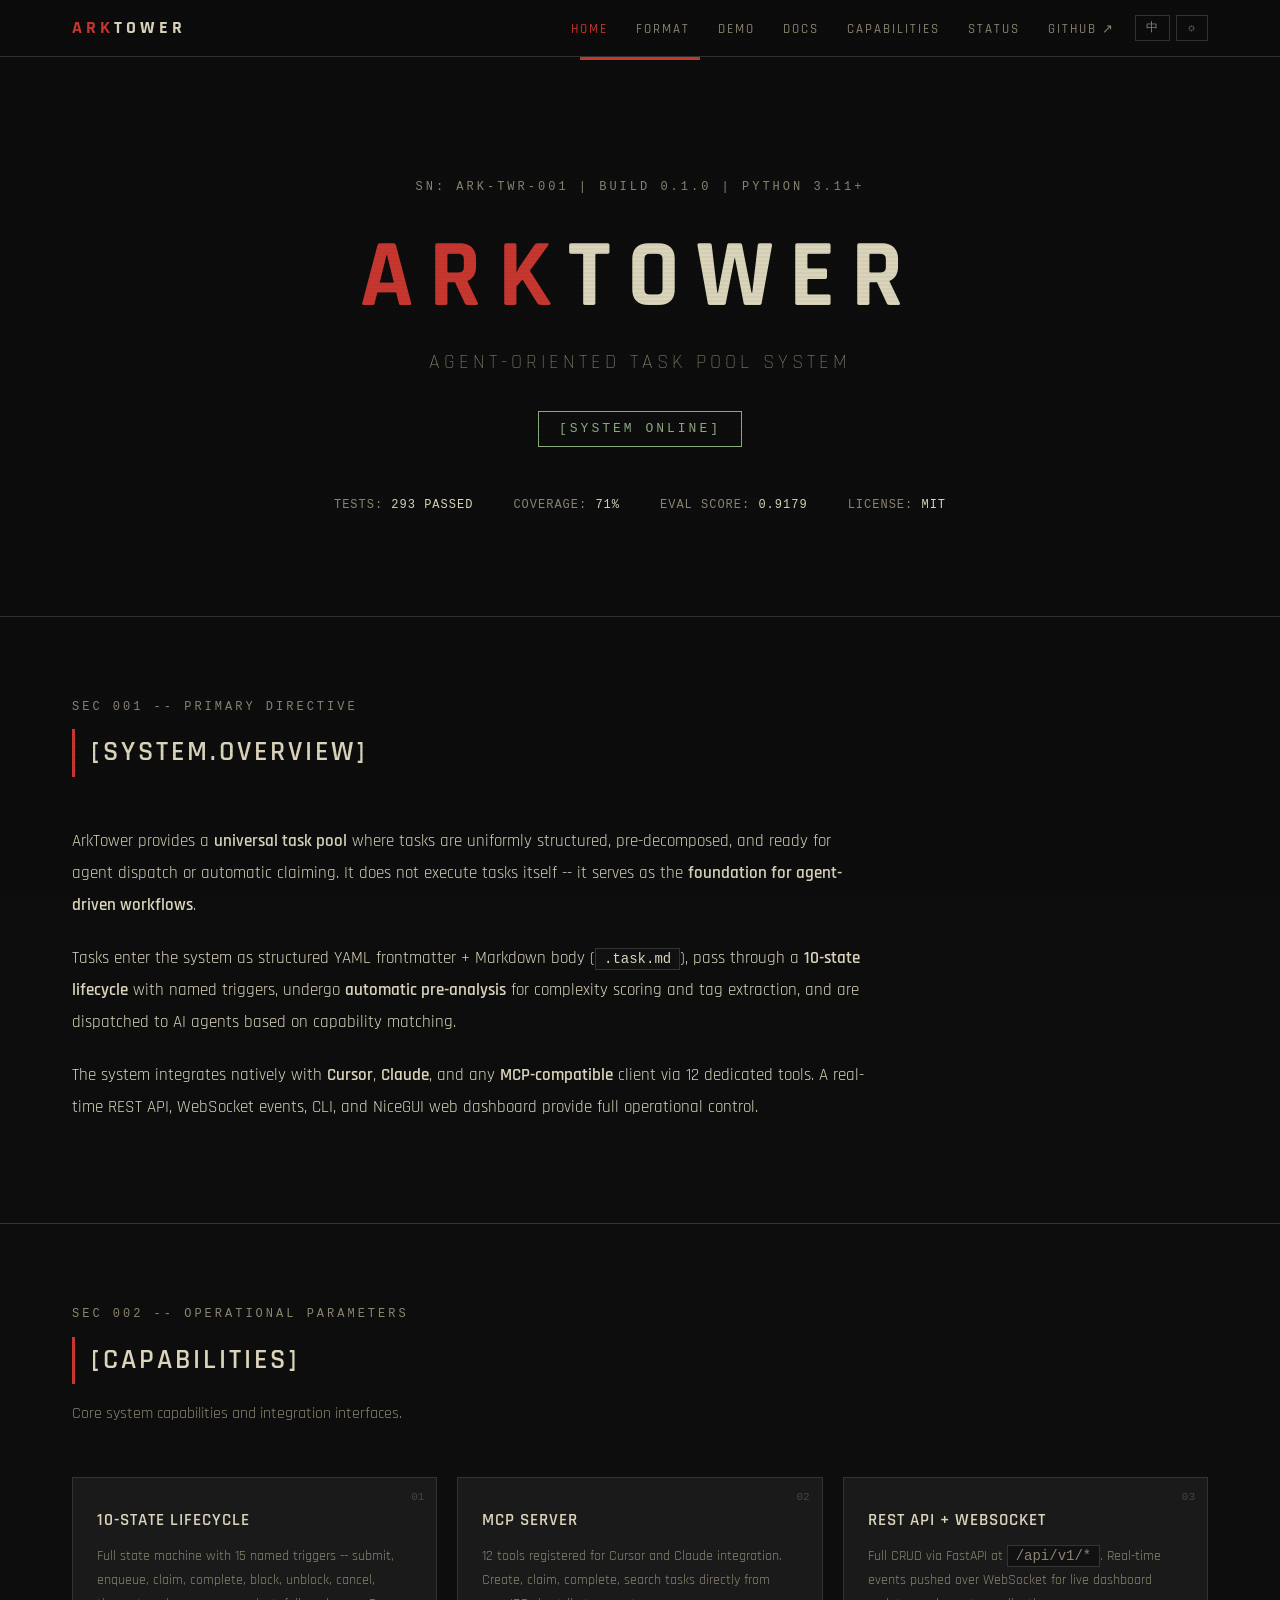
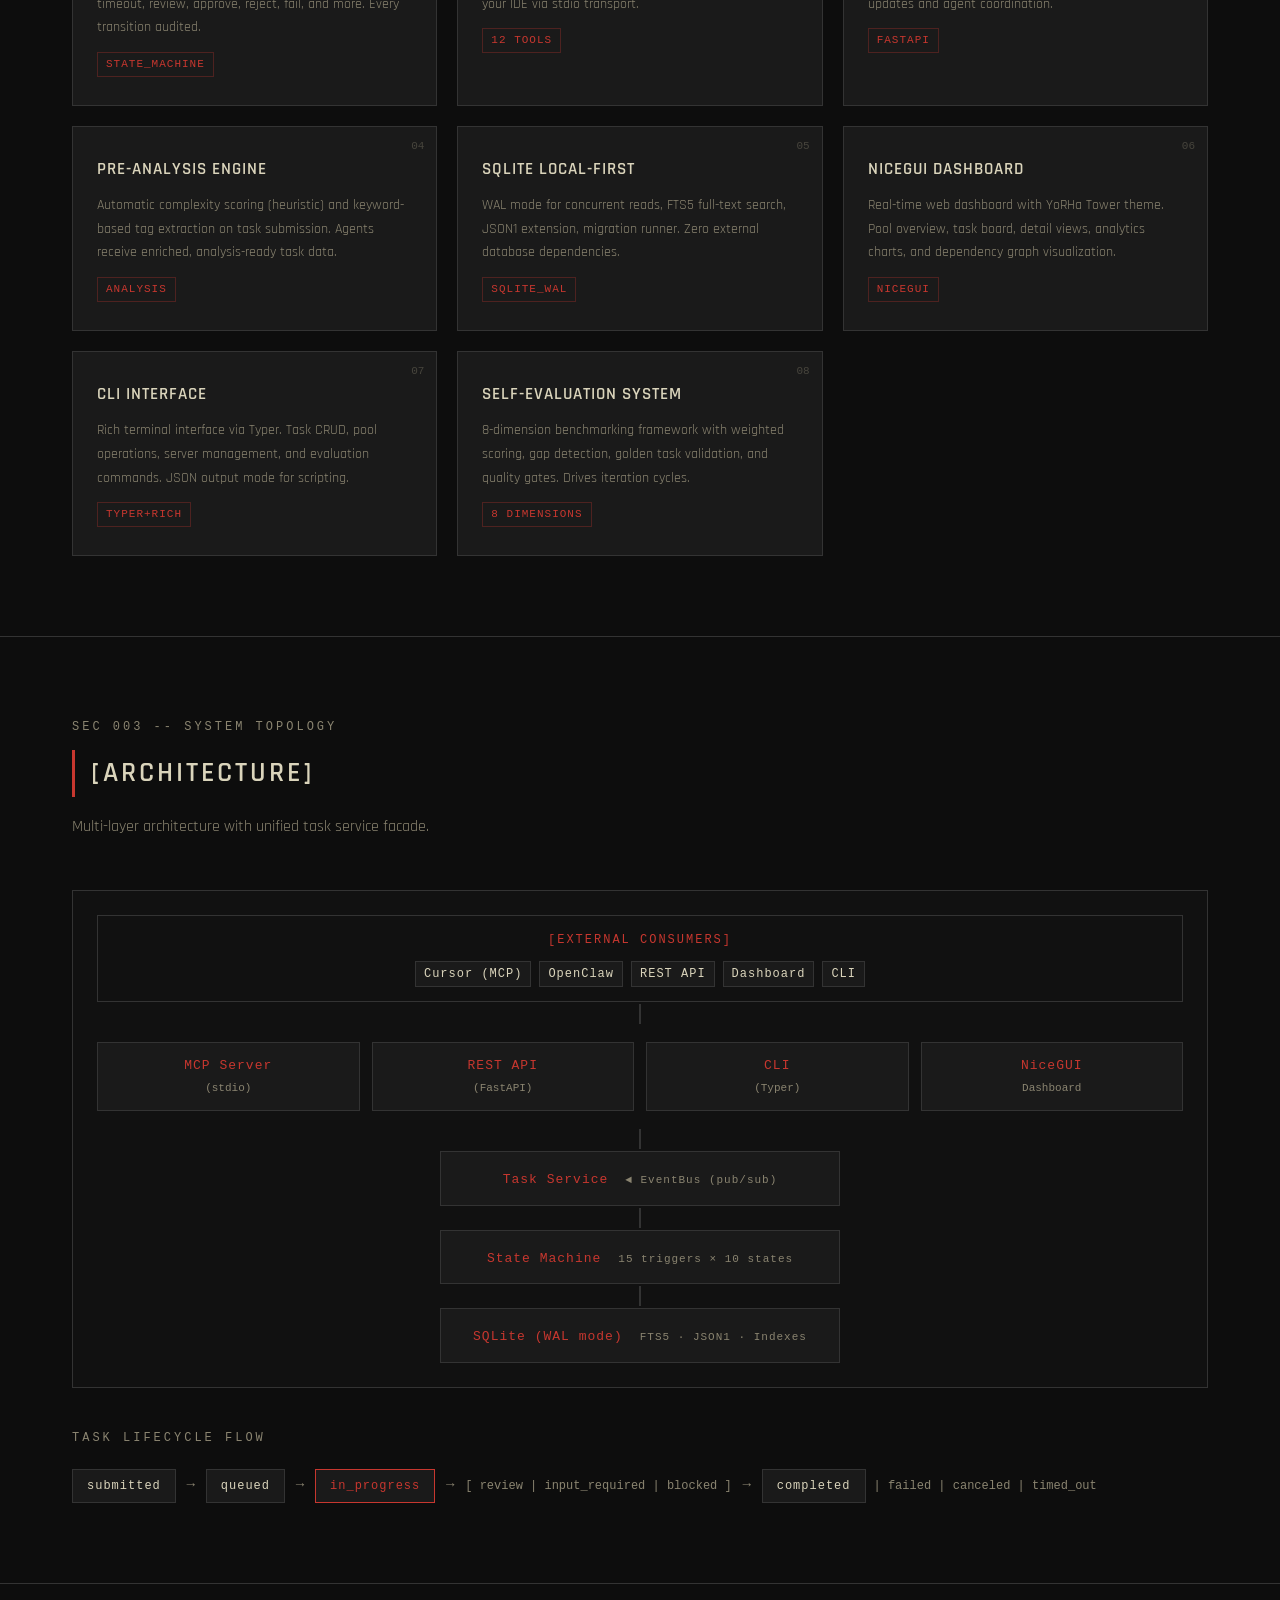
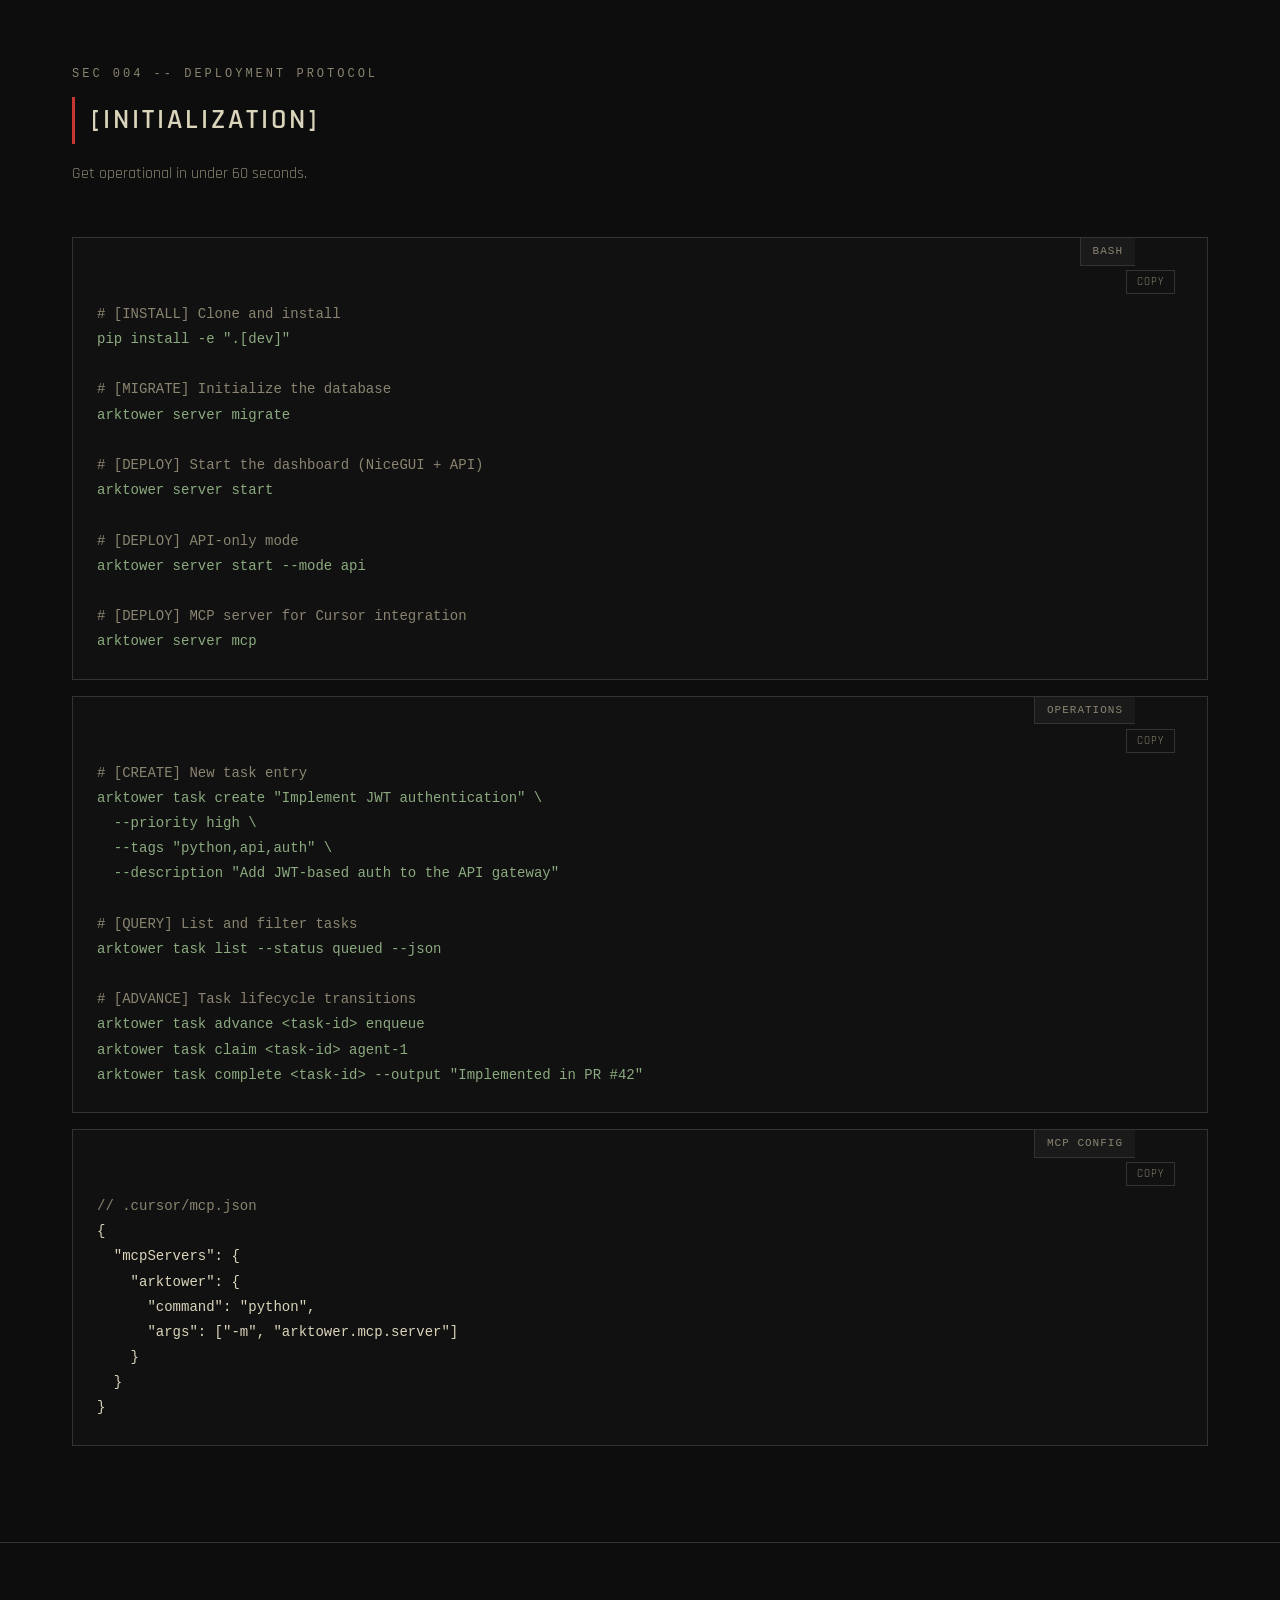
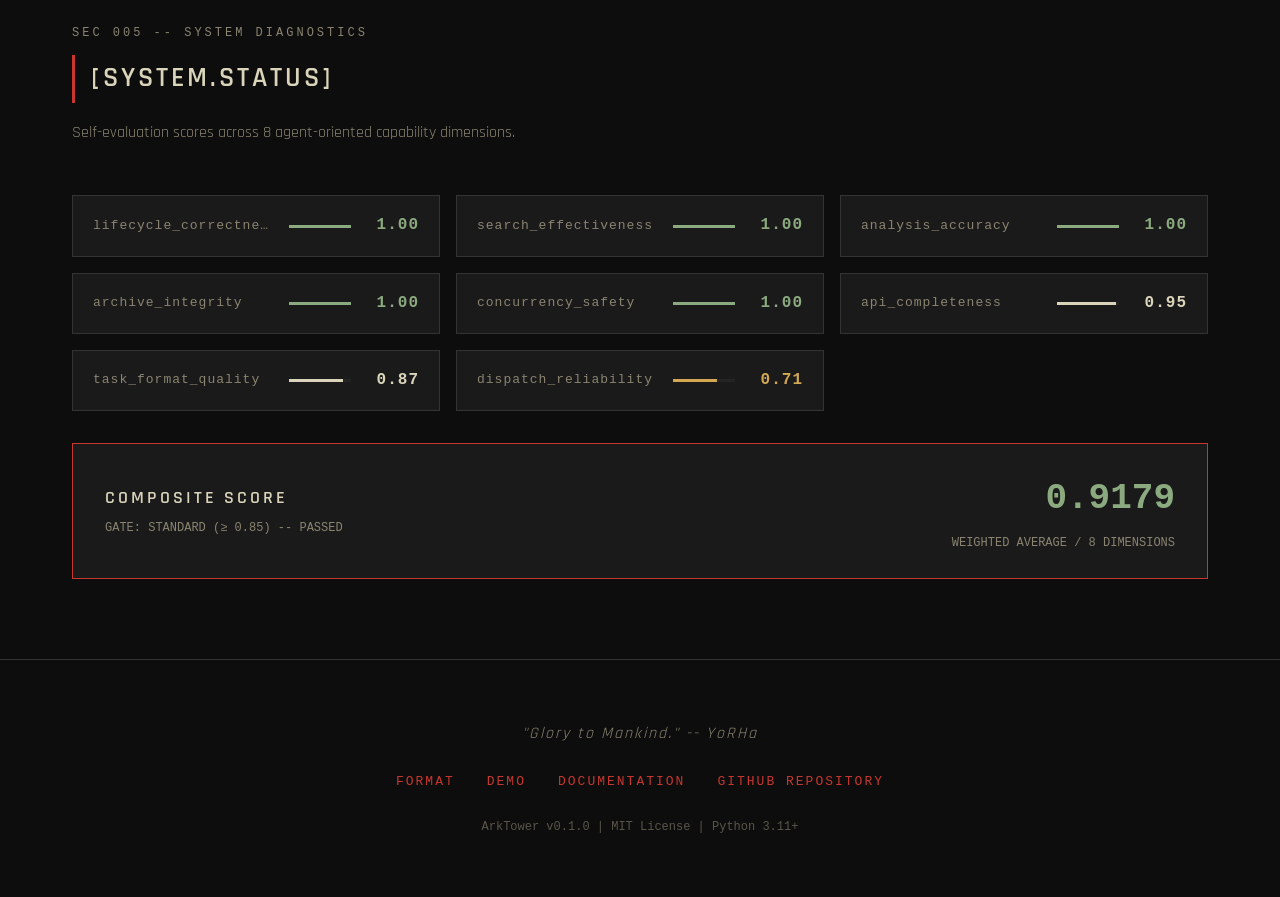
<file: docs/index.html>
<!DOCTYPE html>
<html lang="en" data-theme="dark">
<head>
  <meta charset="UTF-8">
  <meta name="viewport" content="width=device-width, initial-scale=1.0">
  <title>ArkTower — Agent-Oriented Task Pool System</title>
  <meta name="description" content="ArkTower: format, normalize, pre-analyze, and dispatch tasks for AI agents. NieR:Automata Tower-themed task pool system.">
  <link rel="preconnect" href="https://fonts.googleapis.com">
  <link rel="preconnect" href="https://fonts.gstatic.com" crossorigin>
  <link href="https://fonts.googleapis.com/css2?family=Rajdhani:wght@300;400;500;600;700&display=swap" rel="stylesheet">
  <link rel="stylesheet" href="shared.css">
</head>
<body>

<div class="scanline-overlay"></div>

<!-- Navigation -->
<nav>
  <div class="nav-inner">
    <a href="index.html" class="nav-brand"><span>Ark</span>Tower</a>
    <button class="nav-toggle" onclick="document.querySelector('.nav-links').classList.toggle('open')" aria-label="Toggle navigation">&#8801; MENU</button>
    <ul class="nav-links">
      <li><a href="index.html" class="active" data-i18n="nav.home">Home</a></li>
      <li><a href="format.html" data-i18n="nav.format">Format</a></li>
      <li><a href="demo.html" data-i18n="nav.demo">Demo</a></li>
      <li><a href="docs.html" data-i18n="nav.docs">Docs</a></li>
      <li><a href="#capabilities" data-i18n="nav.capabilities">Capabilities</a></li>
      <li><a href="#status" data-i18n="nav.status">Status</a></li>
      <li><a href="https://github.com" target="_blank" rel="noopener">GitHub &#8599;</a></li>
    </ul>
    <div class="nav-controls">
      <button type="button" id="langToggle" aria-label="Toggle language">EN</button>
      <button type="button" id="themeToggle" aria-label="Toggle theme">&#9788;</button>
    </div>
  </div>
</nav>

<!-- Hero -->
<header class="hero">
  <div class="container">
    <div class="hero-serial" data-i18n="hero.serial">SN: ARK-TWR-001 | BUILD 0.1.0 | PYTHON 3.11+</div>
    <h1 class="hero-title"><span class="accent">Ark</span>Tower</h1>
    <p class="hero-subtitle" data-i18n="hero.subtitle">Agent-Oriented Task Pool System</p>
    <div class="hero-badge" data-i18n="hero.badge">[SYSTEM ONLINE]</div>
    <div class="hero-meta">
      <div class="hero-meta-item" data-i18n="hero.tests">TESTS: <span>293 PASSED</span></div>
      <div class="hero-meta-item" data-i18n="hero.coverage">COVERAGE: <span>71%</span></div>
      <div class="hero-meta-item" data-i18n="hero.eval">EVAL SCORE: <span>0.9179</span></div>
      <div class="hero-meta-item" data-i18n="hero.license">LICENSE: <span>MIT</span></div>
    </div>
  </div>
</header>

<!-- About -->
<section id="overview">
  <div class="container">
    <div class="section-header">
      <div class="section-label" data-i18n="overview.label">SEC 001 -- PRIMARY DIRECTIVE</div>
      <h2 class="section-title" data-i18n="overview.title">[SYSTEM.OVERVIEW]</h2>
    </div>
    <div class="about-content">
      <p data-i18n="overview.p1">
        ArkTower provides a <strong>universal task pool</strong> where tasks are uniformly structured,
        pre-decomposed, and ready for agent dispatch or automatic claiming. It does not execute tasks itself -- it
        serves as the <strong>foundation for agent-driven workflows</strong>.
      </p>
      <p data-i18n="overview.p2">
        Tasks enter the system as structured YAML frontmatter + Markdown body
        (<span class="inline-code">.task.md</span>), pass through a <strong>10-state lifecycle</strong> with
        named triggers, undergo <strong>automatic pre-analysis</strong> for complexity scoring and tag extraction,
        and are dispatched to AI agents based on capability matching.
      </p>
      <p data-i18n="overview.p3">
        The system integrates natively with <strong>Cursor</strong>, <strong>Claude</strong>, and any
        <strong>MCP-compatible</strong> client via 12 dedicated tools. A real-time REST API, WebSocket events, CLI,
        and NiceGUI web dashboard provide full operational control.
      </p>
    </div>
  </div>
</section>

<!-- Features -->
<section id="capabilities">
  <div class="container">
    <div class="section-header">
      <div class="section-label" data-i18n="cap.label">SEC 002 -- OPERATIONAL PARAMETERS</div>
      <h2 class="section-title" data-i18n="cap.title">[CAPABILITIES]</h2>
      <p class="section-desc" data-i18n="cap.desc">Core system capabilities and integration interfaces.</p>
    </div>
    <div class="feature-grid">
      <div class="feature-card" data-index="01">
        <h3 data-i18n="cap.01.h">10-State Lifecycle</h3>
        <p data-i18n="cap.01.p">Full state machine with 15 named triggers -- submit, enqueue, claim, complete, block, unblock, cancel, timeout, review, approve, reject, fail, and more. Every transition audited.</p>
        <span class="feature-tag">STATE_MACHINE</span>
      </div>
      <div class="feature-card" data-index="02">
        <h3 data-i18n="cap.02.h">MCP Server</h3>
        <p data-i18n="cap.02.p">12 tools registered for Cursor and Claude integration. Create, claim, complete, search tasks directly from your IDE via stdio transport.</p>
        <span class="feature-tag">12 TOOLS</span>
      </div>
      <div class="feature-card" data-index="03">
        <h3 data-i18n="cap.03.h">REST API + WebSocket</h3>
        <p data-i18n="cap.03.p">Full CRUD via FastAPI at <span class="inline-code">/api/v1/*</span>. Real-time events pushed over WebSocket for live dashboard updates and agent coordination.</p>
        <span class="feature-tag">FASTAPI</span>
      </div>
      <div class="feature-card" data-index="04">
        <h3 data-i18n="cap.04.h">Pre-Analysis Engine</h3>
        <p data-i18n="cap.04.p">Automatic complexity scoring (heuristic) and keyword-based tag extraction on task submission. Agents receive enriched, analysis-ready task data.</p>
        <span class="feature-tag">ANALYSIS</span>
      </div>
      <div class="feature-card" data-index="05">
        <h3 data-i18n="cap.05.h">SQLite Local-First</h3>
        <p data-i18n="cap.05.p">WAL mode for concurrent reads, FTS5 full-text search, JSON1 extension, migration runner. Zero external database dependencies.</p>
        <span class="feature-tag">SQLITE_WAL</span>
      </div>
      <div class="feature-card" data-index="06">
        <h3 data-i18n="cap.06.h">NiceGUI Dashboard</h3>
        <p data-i18n="cap.06.p">Real-time web dashboard with YoRHa Tower theme. Pool overview, task board, detail views, analytics charts, and dependency graph visualization.</p>
        <span class="feature-tag">NICEGUI</span>
      </div>
      <div class="feature-card" data-index="07">
        <h3 data-i18n="cap.07.h">CLI Interface</h3>
        <p data-i18n="cap.07.p">Rich terminal interface via Typer. Task CRUD, pool operations, server management, and evaluation commands. JSON output mode for scripting.</p>
        <span class="feature-tag">TYPER+RICH</span>
      </div>
      <div class="feature-card" data-index="08">
        <h3 data-i18n="cap.08.h">Self-Evaluation System</h3>
        <p data-i18n="cap.08.p">8-dimension benchmarking framework with weighted scoring, gap detection, golden task validation, and quality gates. Drives iteration cycles.</p>
        <span class="feature-tag">8 DIMENSIONS</span>
      </div>
    </div>
  </div>
</section>

<!-- Architecture -->
<section id="architecture">
  <div class="container">
    <div class="section-header">
      <div class="section-label" data-i18n="arch.label">SEC 003 -- SYSTEM TOPOLOGY</div>
      <h2 class="section-title" data-i18n="arch.title">[ARCHITECTURE]</h2>
      <p class="section-desc" data-i18n="arch.desc">Multi-layer architecture with unified task service facade.</p>
    </div>

    <div class="arch-native">
      <!-- Layer 1: External Consumers -->
      <div class="arch-layer">
        <div class="arch-layer-title" data-i18n="arch.consumers">[EXTERNAL CONSUMERS]</div>
        <div class="arch-layer-items">
          <span>Cursor (MCP)</span>
          <span>OpenClaw</span>
          <span>REST API</span>
          <span data-i18n="arch.dashboard">Dashboard</span>
          <span>CLI</span>
        </div>
      </div>

      <div class="arch-vline"></div>

      <!-- Layer 2: Interface Modules -->
      <div class="arch-boxes">
        <div class="arch-box">
          <div class="arch-box-name">MCP Server</div>
          <div class="arch-box-sub">(stdio)</div>
        </div>
        <div class="arch-box">
          <div class="arch-box-name">REST API</div>
          <div class="arch-box-sub">(FastAPI)</div>
        </div>
        <div class="arch-box">
          <div class="arch-box-name">CLI</div>
          <div class="arch-box-sub">(Typer)</div>
        </div>
        <div class="arch-box">
          <div class="arch-box-name">NiceGUI</div>
          <div class="arch-box-sub" data-i18n="arch.dashboard">Dashboard</div>
        </div>
      </div>

      <div class="arch-vline"></div>

      <!-- Layer 3: Task Service -->
      <div class="arch-center-box">
        <span class="arch-box-name" data-i18n="arch.service">Task Service</span>
        <span class="arch-annotation">&#9668; EventBus (pub/sub)</span>
      </div>

      <div class="arch-vline"></div>

      <!-- Layer 4: State Machine -->
      <div class="arch-center-box">
        <span class="arch-box-name" data-i18n="arch.machine">State Machine</span>
        <span class="arch-annotation">15 triggers &times; 10 states</span>
      </div>

      <div class="arch-vline"></div>

      <!-- Layer 5: Storage -->
      <div class="arch-center-box">
        <span class="arch-box-name">SQLite (WAL mode)</span>
        <span class="arch-annotation">FTS5 &middot; JSON1 &middot; Indexes</span>
      </div>
    </div>

    <div style="margin-top: 40px;">
      <div class="section-label" style="margin-bottom: 16px;" data-i18n="arch.lifecycle">TASK LIFECYCLE FLOW</div>
      <div class="lifecycle-flow">
        <span class="lifecycle-node">submitted</span>
        <span class="lifecycle-arrow">&rarr;</span>
        <span class="lifecycle-node">queued</span>
        <span class="lifecycle-arrow">&rarr;</span>
        <span class="lifecycle-node active">in_progress</span>
        <span class="lifecycle-arrow">&rarr;</span>
        <span class="lifecycle-branch">[ review | input_required | blocked ]</span>
        <span class="lifecycle-arrow">&rarr;</span>
        <span class="lifecycle-node">completed</span>
        <span class="lifecycle-branch">| failed | canceled | timed_out</span>
      </div>
    </div>
  </div>
</section>

<!-- Quick Start -->
<section id="init">
  <div class="container">
    <div class="section-header">
      <div class="section-label" data-i18n="init.label">SEC 004 -- DEPLOYMENT PROTOCOL</div>
      <h2 class="section-title" data-i18n="init.title">[INITIALIZATION]</h2>
      <p class="section-desc" data-i18n="init.desc">Get operational in under 60 seconds.</p>
    </div>

    <div class="code-block">
      <span class="code-label">BASH</span>
      <div class="code-block-wrapper">
        <button type="button" class="copy-btn" onclick="copyCode(this)">COPY</button>
        <pre><code><span class="comment"># [INSTALL] Clone and install</span>
<span class="command">pip install -e ".[dev]"</span>

<span class="comment"># [MIGRATE] Initialize the database</span>
<span class="command">arktower server migrate</span>

<span class="comment"># [DEPLOY] Start the dashboard (NiceGUI + API)</span>
<span class="command">arktower server start</span>

<span class="comment"># [DEPLOY] API-only mode</span>
<span class="command">arktower server start --mode api</span>

<span class="comment"># [DEPLOY] MCP server for Cursor integration</span>
<span class="command">arktower server mcp</span></code></pre>
      </div>
    </div>

    <div class="code-block">
      <span class="code-label">OPERATIONS</span>
      <div class="code-block-wrapper">
        <button type="button" class="copy-btn" onclick="copyCode(this)">COPY</button>
        <pre><code><span class="comment"># [CREATE] New task entry</span>
<span class="command">arktower task create "Implement JWT authentication" \
  --priority high \
  --tags "python,api,auth" \
  --description "Add JWT-based auth to the API gateway"</span>

<span class="comment"># [QUERY] List and filter tasks</span>
<span class="command">arktower task list --status queued --json</span>

<span class="comment"># [ADVANCE] Task lifecycle transitions</span>
<span class="command">arktower task advance &lt;task-id&gt; enqueue</span>
<span class="command">arktower task claim &lt;task-id&gt; agent-1</span>
<span class="command">arktower task complete &lt;task-id&gt; --output "Implemented in PR #42"</span></code></pre>
      </div>
    </div>

    <div class="code-block">
      <span class="code-label">MCP CONFIG</span>
      <div class="code-block-wrapper">
        <button type="button" class="copy-btn" onclick="copyCode(this)">COPY</button>
        <pre><code class="code-structured"><span class="comment">// .cursor/mcp.json</span>
{
  "mcpServers": {
    "arktower": {
      "command": "python",
      "args": ["-m", "arktower.mcp.server"]
    }
  }
}</code></pre>
      </div>
    </div>
  </div>
</section>

<!-- Status -->
<section id="status">
  <div class="container">
    <div class="section-header">
      <div class="section-label" data-i18n="status.label">SEC 005 -- SYSTEM DIAGNOSTICS</div>
      <h2 class="section-title" data-i18n="status.title">[SYSTEM.STATUS]</h2>
      <p class="section-desc" data-i18n="status.desc">Self-evaluation scores across 8 agent-oriented capability dimensions.</p>
    </div>

    <div class="status-grid">
      <div class="status-row">
        <span class="status-label">lifecycle_correctness</span>
        <div class="status-bar"><div class="status-bar-fill" style="width:100%; background:var(--green);"></div></div>
        <span class="status-value status-perfect">1.00</span>
      </div>
      <div class="status-row">
        <span class="status-label">search_effectiveness</span>
        <div class="status-bar"><div class="status-bar-fill" style="width:100%; background:var(--green);"></div></div>
        <span class="status-value status-perfect">1.00</span>
      </div>
      <div class="status-row">
        <span class="status-label">analysis_accuracy</span>
        <div class="status-bar"><div class="status-bar-fill" style="width:100%; background:var(--green);"></div></div>
        <span class="status-value status-perfect">1.00</span>
      </div>
      <div class="status-row">
        <span class="status-label">archive_integrity</span>
        <div class="status-bar"><div class="status-bar-fill" style="width:100%; background:var(--green);"></div></div>
        <span class="status-value status-perfect">1.00</span>
      </div>
      <div class="status-row">
        <span class="status-label">concurrency_safety</span>
        <div class="status-bar"><div class="status-bar-fill" style="width:100%; background:var(--green);"></div></div>
        <span class="status-value status-perfect">1.00</span>
      </div>
      <div class="status-row">
        <span class="status-label">api_completeness</span>
        <div class="status-bar"><div class="status-bar-fill" style="width:95%; background:var(--text);"></div></div>
        <span class="status-value status-good">0.95</span>
      </div>
      <div class="status-row">
        <span class="status-label">task_format_quality</span>
        <div class="status-bar"><div class="status-bar-fill" style="width:87%; background:var(--text);"></div></div>
        <span class="status-value status-good">0.87</span>
      </div>
      <div class="status-row">
        <span class="status-label">dispatch_reliability</span>
        <div class="status-bar"><div class="status-bar-fill" style="width:71%; background:var(--yellow);"></div></div>
        <span class="status-value status-warn">0.71</span>
      </div>
    </div>

    <div class="status-overall">
      <div>
        <div class="status-overall-label" data-i18n="status.composite">Composite Score</div>
        <div class="status-overall-gate" data-i18n="status.gate">GATE: STANDARD (&ge; 0.85) -- PASSED</div>
      </div>
      <div style="text-align: right;">
        <div class="status-overall-value">0.9179</div>
        <div class="status-overall-gate" data-i18n="status.weighted">WEIGHTED AVERAGE / 8 DIMENSIONS</div>
      </div>
    </div>
  </div>
</section>

<!-- Footer -->
<footer>
  <div class="container">
    <p class="footer-quote" data-i18n="footer.quote">"Glory to Mankind." -- YoRHa</p>
    <div class="footer-links">
      <a href="format.html" data-i18n="nav.format">Format</a>
      <a href="demo.html" data-i18n="nav.demo">Demo</a>
      <a href="docs.html" data-i18n="footer.documentation">Documentation</a>
      <a href="https://github.com" target="_blank" rel="noopener" data-i18n="footer.github">GitHub Repository</a>
    </div>
    <p class="footer-copy">ArkTower v0.1.0 | MIT License | Python 3.11+</p>
  </div>
</footer>

<script>
function copyCode(btn) {
  var block = btn.closest('.code-block-wrapper').querySelector('pre, code');
  if (!block) {
    return;
  }
  var text = block.innerText || block.textContent;
  navigator.clipboard.writeText(text).then(function() {
    btn.textContent = 'COPIED';
    btn.classList.add('copied');
    setTimeout(function() {
      btn.textContent = 'COPY';
      btn.classList.remove('copied');
    }, 2000);
  }).catch(function(err) {
    console.error('copyCode failed', err);
  });
}
</script>
<script>
(function() {
  'use strict';

  var T = {
    'nav.home': { en: 'Home', zh: '\u9996\u9875' },
    'nav.format': { en: 'Format', zh: '\u683C\u5F0F' },
    'nav.demo': { en: 'Demo', zh: '\u6F14\u793A' },
    'nav.docs': { en: 'Docs', zh: '\u6587\u6863' },
    'nav.capabilities': { en: 'Capabilities', zh: '\u529F\u80FD' },
    'nav.status': { en: 'Status', zh: '\u72B6\u6001' },
    'hero.serial': { en: 'SN: ARK-TWR-001 | BUILD 0.1.0 | PYTHON 3.11+', zh: 'SN: ARK-TWR-001 | \u7248\u672C 0.1.0 | PYTHON 3.11+' },
    'hero.subtitle': { en: 'Agent-Oriented Task Pool System', zh: '\u9762\u5411\u667A\u80FD\u4F53\u7684\u4EFB\u52A1\u6C60\u7CFB\u7EDF' },
    'hero.badge': { en: '[SYSTEM ONLINE]', zh: '[\u7CFB\u7EDF\u5728\u7EBF]' },
    'hero.tests': { en: 'TESTS: <span>293 PASSED</span>', zh: '\u6D4B\u8BD5: <span>293 \u901A\u8FC7</span>' },
    'hero.coverage': { en: 'COVERAGE: <span>71%</span>', zh: '\u8986\u76D6\u7387: <span>71%</span>' },
    'hero.eval': { en: 'EVAL SCORE: <span>0.9179</span>', zh: '\u8BC4\u4F30\u5206\u6570: <span>0.9179</span>' },
    'hero.license': { en: 'LICENSE: <span>MIT</span>', zh: '\u8BB8\u53EF\u8BC1: <span>MIT</span>' },
    'overview.label': { en: 'SEC 001 -- PRIMARY DIRECTIVE', zh: 'SEC 001 -- \u4E3B\u8981\u6307\u4EE4' },
    'overview.title': { en: '[SYSTEM.OVERVIEW]', zh: '[\u7CFB\u7EDF\u6982\u8FF0]' },
    'overview.p1': {
      en: 'ArkTower provides a <strong>universal task pool</strong> where tasks are uniformly structured, pre-decomposed, and ready for agent dispatch or automatic claiming. It does not execute tasks itself -- it serves as the <strong>foundation for agent-driven workflows</strong>.',
      zh: 'ArkTower \u63D0\u4F9B\u4E00\u4E2A<strong>\u7EDF\u4E00\u4EFB\u52A1\u6C60</strong>\uFF0C\u4EFB\u52A1\u7ED3\u6784\u5316\u3001\u9884\u5206\u89E3\uFF0C\u5E76\u53EF\u4F9B\u667A\u80FD\u4F53\u8C03\u5EA6\u6216\u81EA\u52A8\u8BA4\u9886\u3002\u5B83\u672C\u8EAB\u4E0D\u6267\u884C\u4EFB\u52A1\u2014\u2014\u800C\u662F\u4F5C\u4E3A<strong>\u667A\u80FD\u4F53\u9A71\u52A8\u5DE5\u4F5C\u6D41\u7684\u57FA\u7840</strong>\u3002'
    },
    'overview.p2': {
      en: 'Tasks enter the system as structured YAML frontmatter + Markdown body (<span class="inline-code">.task.md</span>), pass through a <strong>10-state lifecycle</strong> with named triggers, undergo <strong>automatic pre-analysis</strong> for complexity scoring and tag extraction, and are dispatched to AI agents based on capability matching.',
      zh: '\u4EFB\u52A1\u4EE5 YAML \u5143\u6570\u636E + Markdown \u6B63\u6587\u7684\u7ED3\u6784\u5316\u683C\u5F0F (<span class="inline-code">.task.md</span>) \u8FDB\u5165\u7CFB\u7EDF\uFF0C\u7ECF\u8FC7\u542B\u547D\u540D\u89E6\u53D1\u5668\u7684 <strong>10 \u72B6\u6001\u751F\u547D\u5468\u671F</strong>\uFF0C\u8FDB\u884C<strong>\u81EA\u52A8\u9884\u5206\u6790</strong>\uFF08\u590D\u6742\u5EA6\u8BC4\u5206\u548C\u6807\u7B7E\u63D0\u53D6\uFF09\uFF0C\u5E76\u6839\u636E\u80FD\u529B\u5339\u914D\u5206\u914D\u7ED9 AI \u667A\u80FD\u4F53\u3002'
    },
    'overview.p3': {
      en: 'The system integrates natively with <strong>Cursor</strong>, <strong>Claude</strong>, and any <strong>MCP-compatible</strong> client via 12 dedicated tools. A real-time REST API, WebSocket events, CLI, and NiceGUI web dashboard provide full operational control.',
      zh: '\u7CFB\u7EDF\u901A\u8FC7 12 \u4E2A\u4E13\u7528\u5DE5\u5177\u4E0E <strong>Cursor</strong>\u3001<strong>Claude</strong> \u53CA\u4EFB\u4F55 <strong>MCP \u517C\u5BB9</strong>\u5BA2\u6237\u7AEF\u539F\u751F\u96C6\u6210\u3002\u5B9E\u65F6 REST API\u3001WebSocket \u4E8B\u4EF6\u3001CLI \u548C NiceGUI \u7F51\u9875\u4EEA\u8868\u677F\u63D0\u4F9B\u5168\u9762\u7684\u8FD0\u8425\u63A7\u5236\u3002'
    },
    'cap.label': { en: 'SEC 002 -- OPERATIONAL PARAMETERS', zh: 'SEC 002 -- \u8FD0\u884C\u53C2\u6570' },
    'cap.title': { en: '[CAPABILITIES]', zh: '[\u529F\u80FD\u7279\u6027]' },
    'cap.desc': { en: 'Core system capabilities and integration interfaces.', zh: '\u6838\u5FC3\u7CFB\u7EDF\u529F\u80FD\u4E0E\u96C6\u6210\u63A5\u53E3\u3002' },
    'cap.01.h': { en: '10-State Lifecycle', zh: '10\u72B6\u6001\u751F\u547D\u5468\u671F' },
    'cap.01.p': { en: 'Full state machine with 15 named triggers -- submit, enqueue, claim, complete, block, unblock, cancel, timeout, review, approve, reject, fail, and more. Every transition audited.', zh: '\u5B8C\u6574\u72B6\u6001\u673A\uFF0C\u542B 15 \u4E2A\u547D\u540D\u89E6\u53D1\u5668\u2014\u2014\u63D0\u4EA4\u3001\u5165\u961F\u3001\u8BA4\u9886\u3001\u5B8C\u6210\u3001\u963B\u585E\u3001\u89E3\u9664\u3001\u53D6\u6D88\u3001\u8D85\u65F6\u3001\u5BA1\u6838\u3001\u6279\u51C6\u3001\u62D2\u7EDD\u3001\u5931\u8D25\u7B49\u3002\u6BCF\u6B21\u8FC7\u6E21\u5747\u5BA1\u8BA1\u3002' },
    'cap.02.h': { en: 'MCP Server', zh: 'MCP \u670D\u52A1\u5668' },
    'cap.02.p': { en: '12 tools registered for Cursor and Claude integration. Create, claim, complete, search tasks directly from your IDE via stdio transport.', zh: '\u4E3A Cursor \u548C Claude \u96C6\u6210\u6CE8\u518C\u4E86 12 \u4E2A\u5DE5\u5177\u3002\u901A\u8FC7 stdio \u4F20\u8F93\u76F4\u63A5\u5728 IDE \u4E2D\u521B\u5EFA\u3001\u8BA4\u9886\u3001\u5B8C\u6210\u3001\u641C\u7D22\u4EFB\u52A1\u3002' },
    'cap.03.h': { en: 'REST API + WebSocket', zh: 'REST API + WebSocket' },
    'cap.03.p': { en: 'Full CRUD via FastAPI at <span class="inline-code">/api/v1/*</span>. Real-time events pushed over WebSocket for live dashboard updates and agent coordination.', zh: '\u901A\u8FC7 FastAPI \u5728 <span class="inline-code">/api/v1/*</span> \u63D0\u4F9B\u5B8C\u6574 CRUD\u3002\u5B9E\u65F6\u4E8B\u4EF6\u901A\u8FC7 WebSocket \u63A8\u9001\uFF0C\u7528\u4E8E\u4EEA\u8868\u677F\u66F4\u65B0\u548C\u667A\u80FD\u4F53\u534F\u8C03\u3002' },
    'cap.04.h': { en: 'Pre-Analysis Engine', zh: '\u9884\u5206\u6790\u5F15\u64CE' },
    'cap.04.p': { en: 'Automatic complexity scoring (heuristic) and keyword-based tag extraction on task submission. Agents receive enriched, analysis-ready task data.', zh: '\u4EFB\u52A1\u63D0\u4EA4\u65F6\u81EA\u52A8\u8FDB\u884C\u590D\u6742\u5EA6\u8BC4\u5206\uFF08\u542F\u53D1\u5F0F\uFF09\u548C\u5173\u952E\u8BCD\u6807\u7B7E\u63D0\u53D6\u3002\u667A\u80FD\u4F53\u83B7\u5F97\u5BCC\u5316\u7684\u3001\u53EF\u5206\u6790\u7684\u4EFB\u52A1\u6570\u636E\u3002' },
    'cap.05.h': { en: 'SQLite Local-First', zh: 'SQLite \u672C\u5730\u4F18\u5148' },
    'cap.05.p': { en: 'WAL mode for concurrent reads, FTS5 full-text search, JSON1 extension, migration runner. Zero external database dependencies.', zh: 'WAL \u6A21\u5F0F\u652F\u6301\u5E76\u53D1\u8BFB\u53D6\uFF0CFTS5 \u5168\u6587\u641C\u7D22\uFF0CJSON1 \u6269\u5C55\uFF0C\u8FC1\u79FB\u8FD0\u884C\u5668\u3002\u96F6\u5916\u90E8\u6570\u636E\u5E93\u4F9D\u8D56\u3002' },
    'cap.06.h': { en: 'NiceGUI Dashboard', zh: 'NiceGUI \u4EEA\u8868\u677F' },
    'cap.06.p': { en: 'Real-time web dashboard with YoRHa Tower theme. Pool overview, task board, detail views, analytics charts, and dependency graph visualization.', zh: '\u5B9E\u65F6\u7F51\u9875\u4EEA\u8868\u677F\uFF0C\u91C7\u7528 YoRHa Tower \u4E3B\u9898\u3002\u6C60\u6982\u89C8\u3001\u4EFB\u52A1\u770B\u677F\u3001\u8BE6\u60C5\u89C6\u56FE\u3001\u5206\u6790\u56FE\u8868\u548C\u4F9D\u8D56\u56FE\u53EF\u89C6\u5316\u3002' },
    'cap.07.h': { en: 'CLI Interface', zh: 'CLI \u547D\u4EE4\u884C' },
    'cap.07.p': { en: 'Rich terminal interface via Typer. Task CRUD, pool operations, server management, and evaluation commands. JSON output mode for scripting.', zh: '\u901A\u8FC7 Typer \u63D0\u4F9B\u4E30\u5BCC\u7684\u7EC8\u7AEF\u754C\u9762\u3002\u4EFB\u52A1 CRUD\u3001\u6C60\u64CD\u4F5C\u3001\u670D\u52A1\u5668\u7BA1\u7406\u548C\u8BC4\u4F30\u547D\u4EE4\u3002\u652F\u6301 JSON \u8F93\u51FA\u3002' },
    'cap.08.h': { en: 'Self-Evaluation System', zh: '\u81EA\u8BC4\u4F30\u7CFB\u7EDF' },
    'cap.08.p': { en: '8-dimension benchmarking framework with weighted scoring, gap detection, golden task validation, and quality gates. Drives iteration cycles.', zh: '8 \u7EF4\u5EA6\u57FA\u51C6\u6D4B\u8BD5\u6846\u67B6\uFF0C\u542B\u52A0\u6743\u8BC4\u5206\u3001\u5DEE\u8DDD\u68C0\u6D4B\u3001\u91D1\u6807\u4EFB\u52A1\u9A8C\u8BC1\u548C\u8D28\u91CF\u95E8\u3002\u9A71\u52A8\u8FED\u4EE3\u5FAA\u73AF\u3002' },
    'arch.label': { en: 'SEC 003 -- SYSTEM TOPOLOGY', zh: 'SEC 003 -- \u7CFB\u7EDF\u62D3\u6251' },
    'arch.title': { en: '[ARCHITECTURE]', zh: '[\u67B6\u6784]' },
    'arch.desc': { en: 'Multi-layer architecture with unified task service facade.', zh: '\u591A\u5C42\u67B6\u6784\uFF0C\u7EDF\u4E00\u4EFB\u52A1\u670D\u52A1\u95E8\u9762\u3002' },
    'arch.consumers': { en: '[EXTERNAL CONSUMERS]', zh: '[\u5916\u90E8\u6D88\u8D39\u8005]' },
    'arch.dashboard': { en: 'Dashboard', zh: '\u4EEA\u8868\u677F' },
    'arch.service': { en: 'Task Service', zh: '\u4EFB\u52A1\u670D\u52A1' },
    'arch.machine': { en: 'State Machine', zh: '\u72B6\u6001\u673A' },
    'arch.lifecycle': { en: 'TASK LIFECYCLE FLOW', zh: '\u4EFB\u52A1\u751F\u547D\u5468\u671F\u6D41\u7A0B' },
    'init.label': { en: 'SEC 004 -- DEPLOYMENT PROTOCOL', zh: 'SEC 004 -- \u90E8\u7F72\u534F\u8BAE' },
    'init.title': { en: '[INITIALIZATION]', zh: '[\u521D\u59CB\u5316]' },
    'init.desc': { en: 'Get operational in under 60 seconds.', zh: '60 \u79D2\u5185\u5F00\u59CB\u8FD0\u884C\u3002' },
    'status.label': { en: 'SEC 005 -- SYSTEM DIAGNOSTICS', zh: 'SEC 005 -- \u7CFB\u7EDF\u8BCA\u65AD' },
    'status.title': { en: '[SYSTEM.STATUS]', zh: '[\u7CFB\u7EDF\u72B6\u6001]' },
    'status.desc': { en: 'Self-evaluation scores across 8 agent-oriented capability dimensions.', zh: '8 \u4E2A\u9762\u5411\u667A\u80FD\u4F53\u7684\u80FD\u529B\u7EF4\u5EA6\u81EA\u8BC4\u5206\u6570\u3002' },
    'status.composite': { en: 'Composite Score', zh: '\u7EFC\u5408\u8BC4\u5206' },
    'status.gate': { en: 'GATE: STANDARD (\u2265 0.85) -- PASSED', zh: '\u95E8\u69DB: \u6807\u51C6 (\u2265 0.85) -- \u5DF2\u901A\u8FC7' },
    'status.weighted': { en: 'WEIGHTED AVERAGE / 8 DIMENSIONS', zh: '\u52A0\u6743\u5E73\u5747 / 8 \u7EF4\u5EA6' },
    'footer.quote': { en: '"Glory to Mankind." -- YoRHa', zh: '"\u4EBA\u7C7B\u306B\u6804\u5149\u3042\u308C\u3002" -- YoRHa' },
    'footer.documentation': { en: 'Documentation', zh: '\u6587\u6863' },
    'footer.github': { en: 'GitHub Repository', zh: 'GitHub \u4ED3\u5E93' }
  };

  function initTheme() {
    var saved = localStorage.getItem('arktower-theme') || 'dark';
    document.documentElement.setAttribute('data-theme', saved);
    updateThemeBtn(saved);
  }

  function toggleTheme() {
    var current = document.documentElement.getAttribute('data-theme') || 'dark';
    var next = current === 'dark' ? 'light' : 'dark';
    document.documentElement.setAttribute('data-theme', next);
    localStorage.setItem('arktower-theme', next);
    updateThemeBtn(next);
  }

  function updateThemeBtn(theme) {
    var btn = document.getElementById('themeToggle');
    if (btn) { btn.innerHTML = theme === 'dark' ? '&#9788;' : '&#9790;'; }
  }

  function initLang() {
    var saved = localStorage.getItem('arktower-lang') || 'en';
    applyLang(saved);
  }

  function toggleLang() {
    var current = localStorage.getItem('arktower-lang') || 'en';
    var next = current === 'en' ? 'zh' : 'en';
    localStorage.setItem('arktower-lang', next);
    applyLang(next);
  }

  function applyLang(lang) {
    var els = document.querySelectorAll('[data-i18n]');
    for (var i = 0; i < els.length; i++) {
      var key = els[i].getAttribute('data-i18n');
      if (T[key] && T[key][lang]) {
        els[i].innerHTML = T[key][lang];
      }
    }
    var btn = document.getElementById('langToggle');
    if (btn) { btn.textContent = lang === 'en' ? '\u4E2D' : 'EN'; }
    document.documentElement.setAttribute('lang', lang === 'zh' ? 'zh' : 'en');
  }

  document.getElementById('themeToggle').addEventListener('click', toggleTheme);
  document.getElementById('langToggle').addEventListener('click', toggleLang);

  document.querySelectorAll('.nav-links a').forEach(function(link) {
    link.addEventListener('click', function() {
      document.querySelector('.nav-links').classList.remove('open');
    });
  });

  initTheme();
  initLang();
})();
</script>

</body>
</html>
</file>
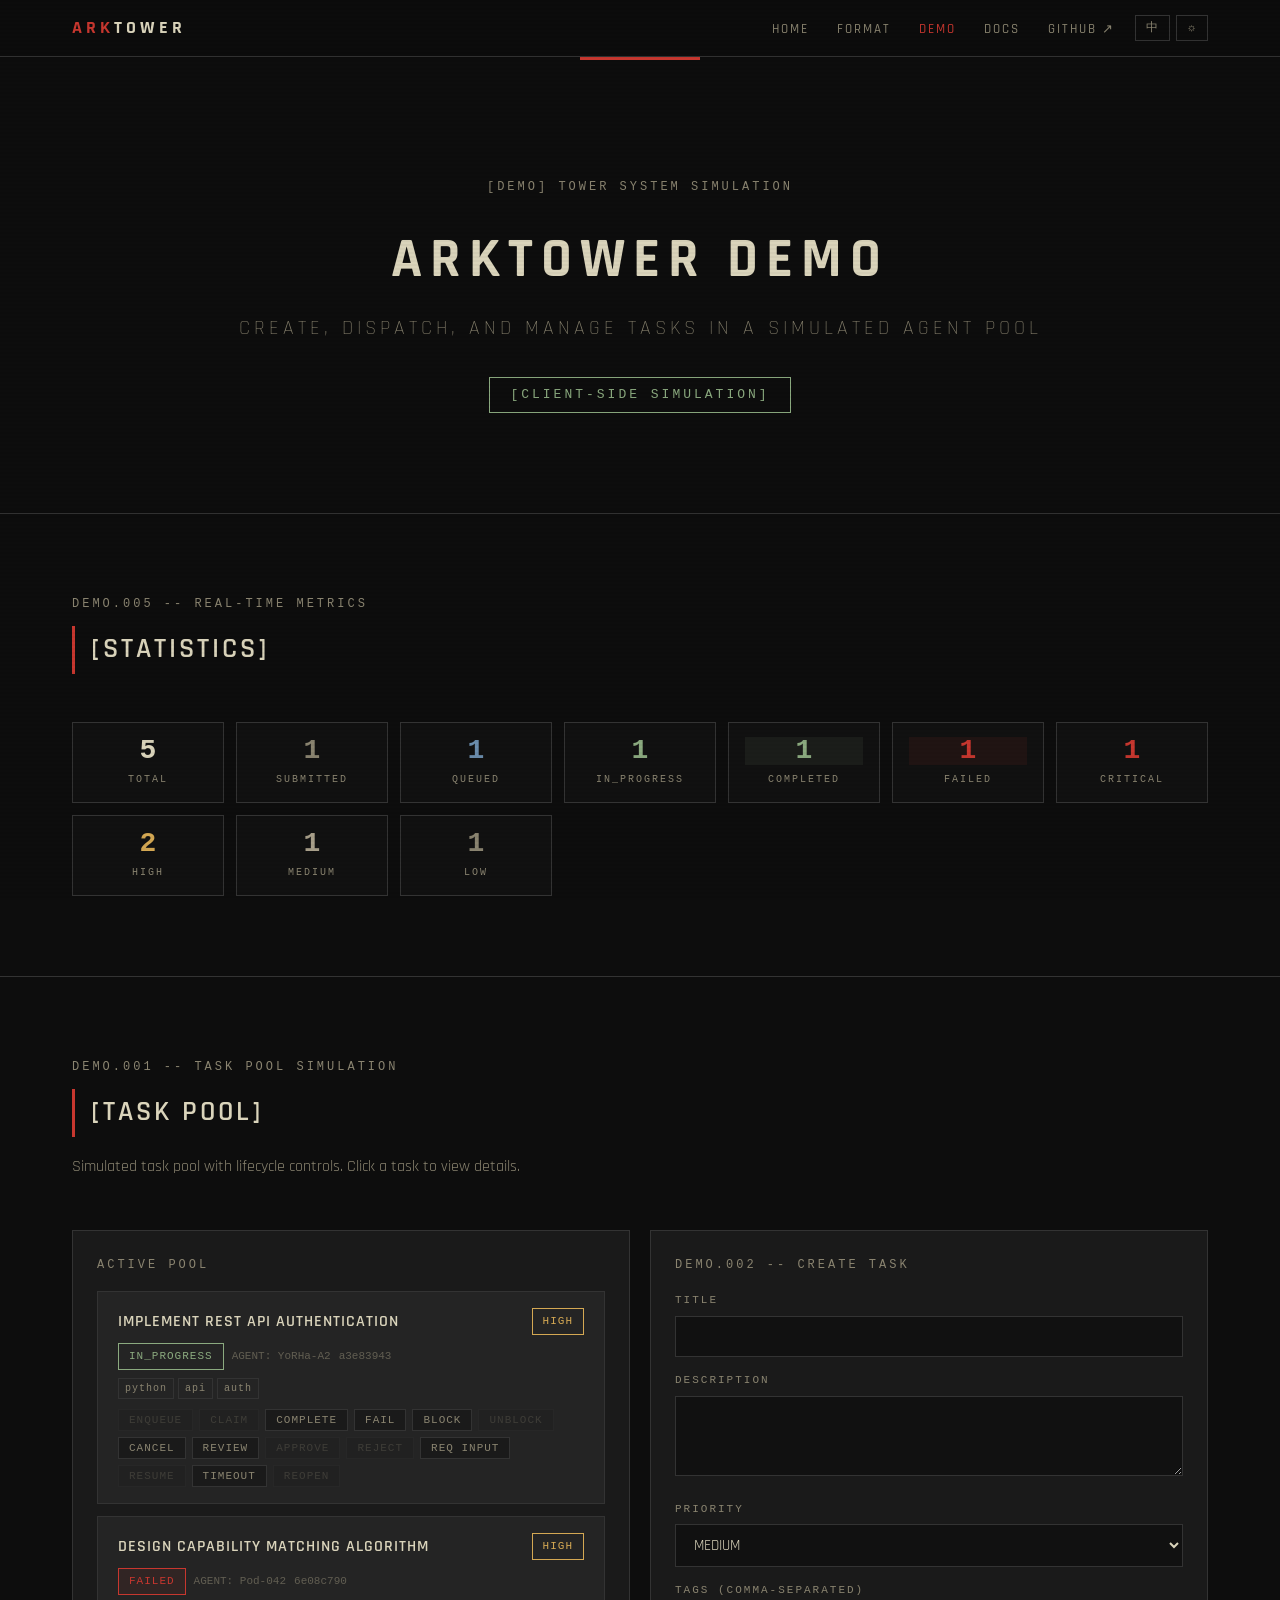
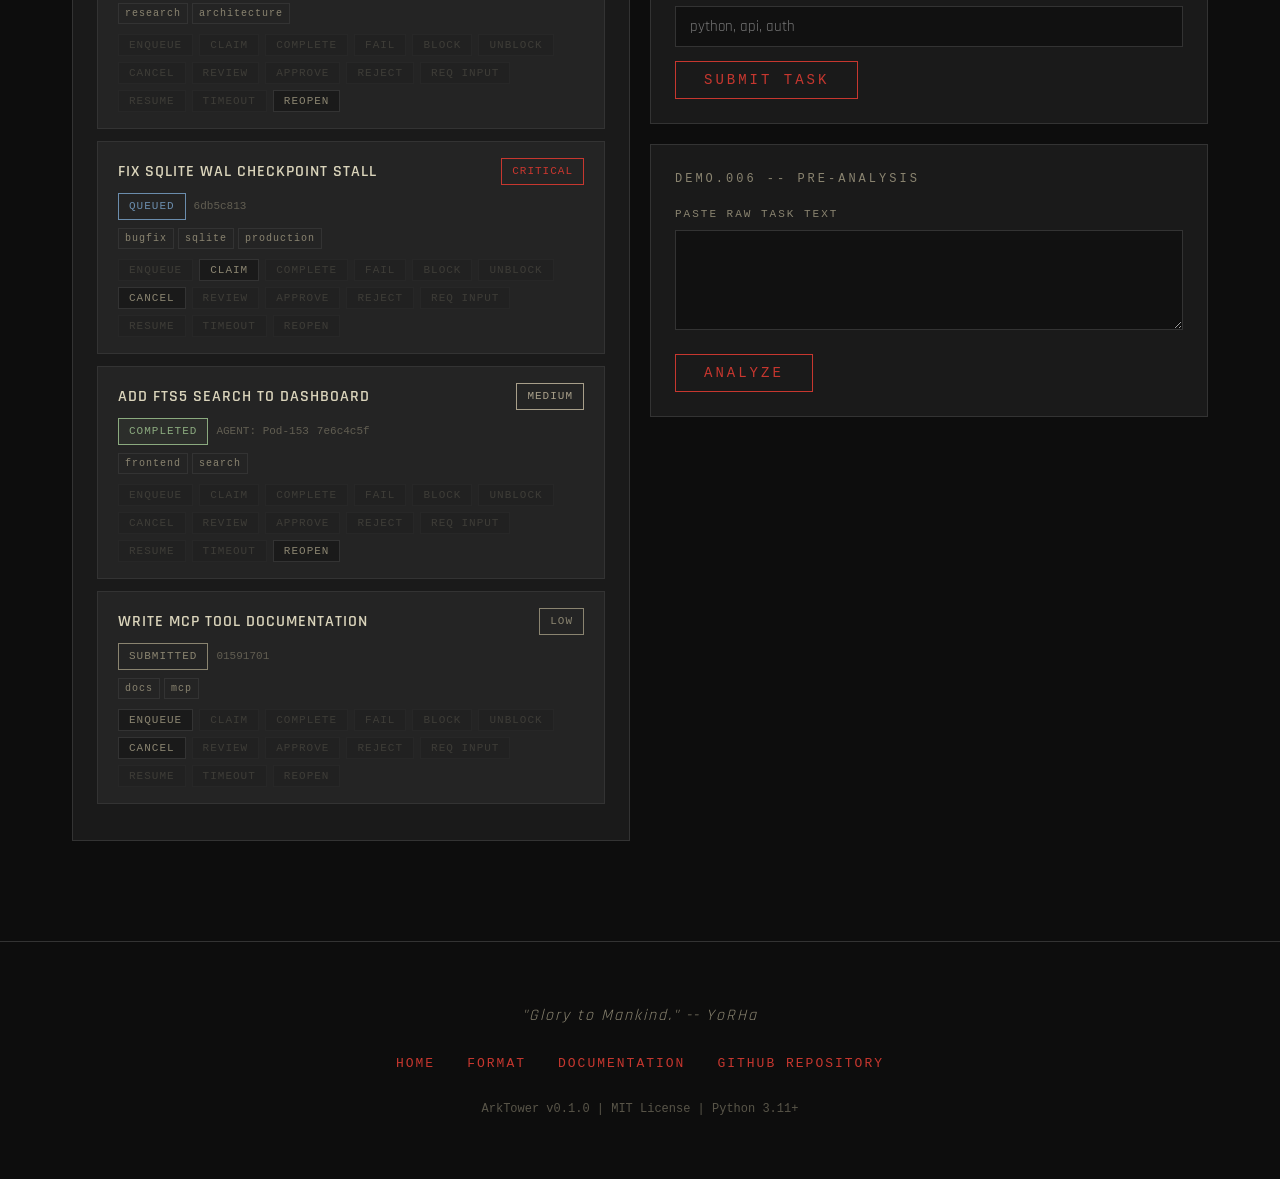
<file: docs/demo.html>
<!DOCTYPE html>
<html lang="en" data-theme="dark">
<head>
  <meta charset="UTF-8">
  <meta name="viewport" content="width=device-width, initial-scale=1.0">
  <title>ArkTower — Interactive Demo</title>
  <meta name="description" content="ArkTower interactive demo. Create, dispatch, and manage tasks in a simulated agent pool.">
  <link rel="preconnect" href="https://fonts.googleapis.com">
  <link rel="preconnect" href="https://fonts.gstatic.com" crossorigin>
  <link href="https://fonts.googleapis.com/css2?family=Rajdhani:wght@300;400;500;600;700&display=swap" rel="stylesheet">
  <link rel="stylesheet" href="shared.css">
  <style>
    .demo-panel {
      background: var(--bg-card);
      border: 1px solid var(--border);
      padding: 24px;
      margin-bottom: 20px;
    }
    .demo-panel-title {
      font-family: var(--font-mono);
      font-size: 12px;
      color: var(--text-dim);
      letter-spacing: 3px;
      margin-bottom: 16px;
      text-transform: uppercase;
    }
    .task-card {
      background: var(--bg-elevated);
      border: 1px solid var(--border);
      padding: 16px 20px;
      margin-bottom: 12px;
      cursor: pointer;
      transition: border-color 0.2s, transform 0.15s;
      position: relative;
    }
    .task-card:hover {
      border-color: var(--border-hover);
      transform: translateY(-1px);
    }
    .task-card.selected {
      border-color: var(--accent);
      border-width: 2px;
    }
    .task-card-header {
      display: flex;
      align-items: center;
      justify-content: space-between;
      margin-bottom: 8px;
      gap: 8px;
    }
    .task-card-title {
      font-size: 16px;
      font-weight: 600;
      letter-spacing: 1px;
      text-transform: uppercase;
      flex: 1;
      min-width: 0;
      overflow: hidden;
      text-overflow: ellipsis;
      white-space: nowrap;
    }
    .task-card-meta {
      display: flex;
      gap: 8px;
      flex-wrap: wrap;
      align-items: center;
    }
    .task-card-id {
      font-family: var(--font-mono);
      font-size: 11px;
      color: var(--text-dim);
      opacity: 0.6;
    }
    .task-card-tags {
      display: flex;
      gap: 4px;
      flex-wrap: wrap;
      margin-top: 8px;
    }
    .task-card-tag {
      font-family: var(--font-mono);
      font-size: 10px;
      color: var(--text-dim);
      border: 1px solid var(--border);
      padding: 1px 6px;
      letter-spacing: 1px;
    }
    .task-actions {
      display: flex;
      gap: 6px;
      flex-wrap: wrap;
      margin-top: 10px;
    }
    .task-actions button {
      font-family: var(--font-mono);
      font-size: 11px;
      letter-spacing: 1px;
      padding: 4px 10px;
      border: 1px solid var(--border);
      background: var(--bg-card);
      color: var(--text-dim);
      cursor: pointer;
      text-transform: uppercase;
      transition: all 0.2s;
    }
    .task-actions button:hover:not(:disabled) {
      border-color: var(--accent);
      color: var(--accent);
    }
    .task-actions button:disabled {
      opacity: 0.25;
      cursor: not-allowed;
    }
    .form-group {
      margin-bottom: 14px;
    }
    .form-group label {
      display: block;
      font-family: var(--font-mono);
      font-size: 11px;
      color: var(--text-dim);
      letter-spacing: 2px;
      text-transform: uppercase;
      margin-bottom: 6px;
    }
    .form-group input,
    .form-group textarea,
    .form-group select {
      width: 100%;
      background: var(--bg-code);
      border: 1px solid var(--border);
      color: var(--text);
      font-family: var(--font-main);
      font-size: 15px;
      padding: 10px 14px;
      outline: none;
      transition: border-color 0.2s;
    }
    .form-group input:focus,
    .form-group textarea:focus,
    .form-group select:focus {
      border-color: var(--accent);
    }
    .form-group textarea { resize: vertical; min-height: 80px; }
    .form-group select { cursor: pointer; }
    .btn-submit {
      font-family: var(--font-mono);
      font-size: 14px;
      letter-spacing: 3px;
      padding: 10px 28px;
      border: 1px solid var(--accent);
      background: transparent;
      color: var(--accent);
      cursor: pointer;
      text-transform: uppercase;
      transition: all 0.2s;
    }
    .btn-submit:hover {
      background: var(--accent);
      color: var(--bg);
    }
    .stat-grid {
      display: grid;
      grid-template-columns: repeat(auto-fill, minmax(140px, 1fr));
      gap: 12px;
    }
    .stat-item {
      background: var(--bg-code);
      border: 1px solid var(--border);
      padding: 14px 16px;
      text-align: center;
    }
    .stat-num {
      font-family: var(--font-mono);
      font-size: 28px;
      font-weight: 700;
      line-height: 1;
    }
    .stat-lbl {
      font-family: var(--font-mono);
      font-size: 10px;
      color: var(--text-dim);
      letter-spacing: 2px;
      text-transform: uppercase;
      margin-top: 6px;
    }
    .detail-overlay {
      display: none;
      position: fixed;
      top: 0;left: 0;right: 0;bottom: 0;
      background: rgba(0,0,0,0.8);
      z-index: 2000;
      justify-content: center;
      align-items: flex-start;
      padding: 80px 20px 20px;
      overflow-y: auto;
    }
    .detail-overlay.open { display: flex; }
    .detail-panel {
      background: var(--bg);
      border: 1px solid var(--border);
      max-width: 700px;
      width: 100%;
      padding: 32px;
      position: relative;
    }
    .detail-close {
      position: absolute;
      top: 12px;right: 16px;
      font-family: var(--font-mono);
      font-size: 18px;
      color: var(--text-dim);
      cursor: pointer;
      background: none;
      border: none;
    }
    .detail-close:hover { color: var(--accent); }
    .detail-field {
      display: flex;
      border-bottom: 1px solid var(--border);
      padding: 8px 0;
    }
    .detail-field-key {
      font-family: var(--font-mono);
      font-size: 12px;
      color: var(--text-dim);
      letter-spacing: 1px;
      width: 140px;
      flex-shrink: 0;
      text-transform: uppercase;
    }
    .detail-field-val {
      font-size: 14px;
      color: var(--text);
      word-break: break-word;
    }
    .timeline-entry {
      display: flex;
      gap: 12px;
      padding: 8px 0;
      font-size: 13px;
      border-left: 2px solid var(--border);
      padding-left: 16px;
      margin-left: 8px;
    }
    .timeline-time {
      font-family: var(--font-mono);
      font-size: 11px;
      color: var(--text-dim);
      min-width: 80px;
    }
    .demo-two-col {
      display: grid;
      grid-template-columns: 1fr 1fr;
      gap: 20px;
    }
    @media (max-width: 768px) {
      .demo-two-col { grid-template-columns: 1fr; }
    }
  </style>
</head>
<body>

<div class="scanline-overlay"></div>

<nav>
  <div class="nav-inner">
    <a href="index.html" class="nav-brand"><span>Ark</span>Tower</a>
    <button class="nav-toggle" onclick="document.querySelector('.nav-links').classList.toggle('open')" aria-label="Toggle navigation">&#8801; MENU</button>
    <ul class="nav-links">
      <li><a href="index.html" data-i18n="nav.home">Home</a></li>
      <li><a href="format.html" data-i18n="nav.format">Format</a></li>
      <li><a href="demo.html" class="active" data-i18n="nav.demo">Demo</a></li>
      <li><a href="docs.html" data-i18n="nav.docs">Docs</a></li>
      <li><a href="https://github.com" target="_blank" rel="noopener">GitHub &#8599;</a></li>
    </ul>
    <div class="nav-controls">
      <button type="button" id="langToggle" aria-label="Toggle language">EN</button>
      <button type="button" id="themeToggle" aria-label="Toggle theme">&#9788;</button>
    </div>
  </div>
</nav>

<header class="hero">
  <div class="container">
    <div class="hero-serial" data-i18n="hero.serial">[DEMO] TOWER SYSTEM SIMULATION</div>
    <h1 class="hero-title-sm"><span class="accent">Ark</span>Tower <span data-i18n="hero.titleSuffix">Demo</span></h1>
    <p class="hero-subtitle" data-i18n="hero.subtitle">Create, dispatch, and manage tasks in a simulated agent pool</p>
    <div class="hero-badge" data-i18n="hero.badge">[CLIENT-SIDE SIMULATION]</div>
  </div>
</header>

<!-- DEMO.005 -- Statistics Panel -->
<section id="stats">
  <div class="container">
    <div class="section-header">
      <div class="section-label" data-i18n="stats.label">DEMO.005 -- REAL-TIME METRICS</div>
      <h2 class="section-title" data-i18n="stats.title">[STATISTICS]</h2>
    </div>
    <div class="stat-grid" id="statsGrid"></div>
  </div>
</section>

<!-- DEMO.001 -- Task Pool + DEMO.002 -- Create Task -->
<section id="pool">
  <div class="container">
    <div class="section-header">
      <div class="section-label" data-i18n="pool.label">DEMO.001 -- TASK POOL SIMULATION</div>
      <h2 class="section-title" data-i18n="pool.title">[TASK POOL]</h2>
      <p class="section-desc" data-i18n="pool.desc">Simulated task pool with lifecycle controls. Click a task to view details.</p>
    </div>

    <div class="demo-two-col">
      <div>
        <div class="demo-panel">
          <div class="demo-panel-title" data-i18n="pool.active">ACTIVE POOL</div>
          <div id="taskPool"></div>
          <div id="poolEmpty" style="display:none;font-family:var(--font-mono);font-size:13px;color:var(--text-dim);text-align:center;padding:32px;" data-i18n="pool.empty">[ POOL EMPTY -- CREATE A TASK ]</div>
        </div>
      </div>
      <div>
        <!-- DEMO.002 -- Create Task -->
        <div class="demo-panel">
          <div class="demo-panel-title" data-i18n="create.title">DEMO.002 -- CREATE TASK</div>
          <form id="createForm">
            <div class="form-group">
              <label data-i18n="create.lbl_title">Title</label>
              <input type="text" id="newTitle" required>
            </div>
            <div class="form-group">
              <label data-i18n="create.lbl_desc">Description</label>
              <textarea id="newDesc"></textarea>
            </div>
            <div class="form-group">
              <label data-i18n="create.lbl_priority">Priority</label>
              <select id="newPriority">
                <option value="low">LOW</option>
                <option value="medium" selected>MEDIUM</option>
                <option value="high">HIGH</option>
                <option value="critical">CRITICAL</option>
              </select>
            </div>
            <div class="form-group">
              <label data-i18n="create.lbl_tags">Tags (comma-separated)</label>
              <input type="text" id="newTags" placeholder="python, api, auth">
            </div>
            <button type="submit" class="btn-submit" data-i18n="create.submit">SUBMIT TASK</button>
          </form>
        </div>

        <!-- DEMO.006 -- Pre-Analysis -->
        <div class="demo-panel">
          <div class="demo-panel-title" data-i18n="analysis.title">DEMO.006 -- PRE-ANALYSIS</div>
          <div class="form-group">
            <label data-i18n="analysis.lbl">Paste raw task text</label>
            <textarea id="analyzeInput" style="min-height:100px;"></textarea>
          </div>
          <button class="btn-submit" onclick="runAnalysis()" data-i18n="analysis.btn">ANALYZE</button>
          <div id="analysisResult" style="display:none;margin-top:16px;"></div>
        </div>
      </div>
    </div>
  </div>
</section>

<!-- DEMO.004 -- Task Detail Overlay -->
<div class="detail-overlay" id="detailOverlay">
  <div class="detail-panel">
    <button class="detail-close" onclick="closeDetail()">&times;</button>
    <div class="demo-panel-title" style="margin-bottom:20px;" data-i18n="detail.title">DEMO.004 -- TASK DETAIL</div>
    <div id="detailContent"></div>
    <div style="margin-top:24px;">
      <div class="demo-panel-title" data-i18n="detail.history">HISTORY TIMELINE</div>
      <div id="detailTimeline"></div>
    </div>
  </div>
</div>

<footer>
  <div class="container">
    <p class="footer-quote" data-i18n="footer.quote">"Glory to Mankind." -- YoRHa</p>
    <div class="footer-links">
      <a href="index.html" data-i18n="nav.home">Home</a>
      <a href="format.html" data-i18n="nav.format">Format</a>
      <a href="docs.html" data-i18n="footer.documentation">Documentation</a>
      <a href="https://github.com" target="_blank" rel="noopener" data-i18n="footer.github">GitHub Repository</a>
    </div>
    <p class="footer-copy">ArkTower v0.1.0 | MIT License | Python 3.11+</p>
  </div>
</footer>

<script>
(function() {
  'use strict';

  /* -- i18n translations -- */
  var T = {
    'nav.home': { en: 'Home', zh: '\u9996\u9875' },
    'nav.format': { en: 'Format', zh: '\u683C\u5F0F' },
    'nav.demo': { en: 'Demo', zh: '\u6F14\u793A' },
    'nav.docs': { en: 'Docs', zh: '\u6587\u6863' },
    'hero.serial': { en: '[DEMO] TOWER SYSTEM SIMULATION', zh: '[\u6F14\u793A] \u5854\u7CFB\u7EDF\u6A21\u62DF' },
    'hero.titleSuffix': { en: 'Demo', zh: '\u6F14\u793A' },
    'hero.subtitle': { en: 'Create, dispatch, and manage tasks in a simulated agent pool', zh: '\u5728\u6A21\u62DF\u667A\u80FD\u4F53\u6C60\u4E2D\u521B\u5EFA\u3001\u8C03\u5EA6\u548C\u7BA1\u7406\u4EFB\u52A1' },
    'hero.badge': { en: '[CLIENT-SIDE SIMULATION]', zh: '[\u5BA2\u6237\u7AEF\u6A21\u62DF]' },
    'stats.label': { en: 'DEMO.005 -- REAL-TIME METRICS', zh: 'DEMO.005 -- \u5B9E\u65F6\u6307\u6807' },
    'stats.title': { en: '[STATISTICS]', zh: '[\u7EDF\u8BA1]' },
    'pool.label': { en: 'DEMO.001 -- TASK POOL SIMULATION', zh: 'DEMO.001 -- \u4EFB\u52A1\u6C60\u6A21\u62DF' },
    'pool.title': { en: '[TASK POOL]', zh: '[\u4EFB\u52A1\u6C60]' },
    'pool.desc': { en: 'Simulated task pool with lifecycle controls. Click a task to view details.', zh: '\u5E26\u751F\u547D\u5468\u671F\u63A7\u5236\u7684\u6A21\u62DF\u4EFB\u52A1\u6C60\u3002\u70B9\u51FB\u4EFB\u52A1\u67E5\u770B\u8BE6\u60C5\u3002' },
    'pool.active': { en: 'ACTIVE POOL', zh: '\u6D3B\u8DC3\u6C60' },
    'pool.empty': { en: '[ POOL EMPTY -- CREATE A TASK ]', zh: '[ \u6C60\u4E3A\u7A7A -- \u521B\u5EFA\u4EFB\u52A1 ]' },
    'create.title': { en: 'DEMO.002 -- CREATE TASK', zh: 'DEMO.002 -- \u521B\u5EFA\u4EFB\u52A1' },
    'create.lbl_title': { en: 'Title', zh: '\u6807\u9898' },
    'create.lbl_desc': { en: 'Description', zh: '\u63CF\u8FF0' },
    'create.lbl_priority': { en: 'Priority', zh: '\u4F18\u5148\u7EA7' },
    'create.lbl_tags': { en: 'Tags (comma-separated)', zh: '\u6807\u7B7E (\u9017\u53F7\u5206\u9694)' },
    'create.submit': { en: 'SUBMIT TASK', zh: '\u63D0\u4EA4\u4EFB\u52A1' },
    'analysis.title': { en: 'DEMO.006 -- PRE-ANALYSIS', zh: 'DEMO.006 -- \u9884\u5206\u6790' },
    'analysis.lbl': { en: 'Paste raw task text', zh: '\u7C98\u8D34\u539F\u59CB\u4EFB\u52A1\u6587\u672C' },
    'analysis.btn': { en: 'ANALYZE', zh: '\u5206\u6790' },
    'detail.title': { en: 'DEMO.004 -- TASK DETAIL', zh: 'DEMO.004 -- \u4EFB\u52A1\u8BE6\u60C5' },
    'detail.history': { en: 'HISTORY TIMELINE', zh: '\u5386\u53F2\u65F6\u95F4\u7EBF' },
    'footer.quote': { en: '"Glory to Mankind." -- YoRHa', zh: '"\u4EBA\u7C7B\u306B\u6804\u5149\u3042\u308C\u3002" -- YoRHa' },
    'footer.documentation': { en: 'Documentation', zh: '\u6587\u6863' },
    'footer.github': { en: 'GitHub Repository', zh: 'GitHub \u4ED3\u5E93' }
  };

  /* -- Theme toggle -- */
  function initTheme() {
    var saved = localStorage.getItem('arktower-theme') || 'dark';
    document.documentElement.setAttribute('data-theme', saved);
    updateThemeBtn(saved);
  }

  function toggleTheme() {
    var current = document.documentElement.getAttribute('data-theme') || 'dark';
    var next = current === 'dark' ? 'light' : 'dark';
    document.documentElement.setAttribute('data-theme', next);
    localStorage.setItem('arktower-theme', next);
    updateThemeBtn(next);
  }

  function updateThemeBtn(theme) {
    var btn = document.getElementById('themeToggle');
    if (btn) { btn.innerHTML = theme === 'dark' ? '&#9788;' : '&#9790;'; }
  }

  /* -- i18n toggle -- */
  function initLang() {
    var saved = localStorage.getItem('arktower-lang') || 'en';
    applyLang(saved);
  }

  function toggleLang() {
    var current = localStorage.getItem('arktower-lang') || 'en';
    var next = current === 'en' ? 'zh' : 'en';
    localStorage.setItem('arktower-lang', next);
    applyLang(next);
  }

  function applyLang(lang) {
    var els = document.querySelectorAll('[data-i18n]');
    for (var i = 0; i < els.length; i++) {
      var key = els[i].getAttribute('data-i18n');
      if (T[key] && T[key][lang]) {
        els[i].innerHTML = T[key][lang];
      }
    }
    var btn = document.getElementById('langToggle');
    if (btn) { btn.textContent = lang === 'en' ? '\u4E2D' : 'EN'; }
    document.documentElement.setAttribute('lang', lang === 'zh' ? 'zh' : 'en');
  }

  document.getElementById('themeToggle').addEventListener('click', toggleTheme);
  document.getElementById('langToggle').addEventListener('click', toggleLang);

  /* -- State Machine Transitions -- */
  var TRANSITIONS = {
    submit:        { '(none)': 'submitted' },
    enqueue:       { submitted: 'queued' },
    claim:         { queued: 'in_progress' },
    request_input: { in_progress: 'input_required' },
    resume:        { input_required: 'in_progress' },
    block:         { in_progress: 'blocked' },
    unblock:       { blocked: 'in_progress' },
    send_review:   { in_progress: 'review' },
    approve:       { review: 'completed' },
    reject:        { review: 'in_progress' },
    complete:      { in_progress: 'completed' },
    fail:          { in_progress: 'failed' },
    cancel:        { submitted:'canceled', queued:'canceled', in_progress:'canceled',
                     review:'canceled', input_required:'canceled', blocked:'canceled' },
    timeout:       { in_progress:'timed_out', blocked:'timed_out', input_required:'timed_out' },
    reopen:        { completed:'queued', failed:'queued', canceled:'queued', timed_out:'queued' }
  };

  var TERMINAL = { completed:1, failed:1, canceled:1, timed_out:1 };

  var ACTION_LABELS = {
    enqueue: 'ENQUEUE', claim: 'CLAIM', complete: 'COMPLETE', fail: 'FAIL',
    block: 'BLOCK', unblock: 'UNBLOCK', cancel: 'CANCEL', send_review: 'REVIEW',
    approve: 'APPROVE', reject: 'REJECT', request_input: 'REQ INPUT',
    resume: 'RESUME', timeout: 'TIMEOUT', reopen: 'REOPEN'
  };

  var AGENTS = ['YoRHa-2B','YoRHa-9S','YoRHa-A2','Pod-042','Pod-153'];

  /* -- UUID generation -- */
  function uuid() {
    return 'xxxxxxxx-xxxx-4xxx-yxxx-xxxxxxxxxxxx'.replace(/[xy]/g, function(c) {
      var r = Math.random() * 16 | 0;
      return (c === 'x' ? r : (r & 0x3 | 0x8)).toString(16);
    });
  }

  function ts() { return new Date().toISOString(); }
  function shortId(id) { return id.substring(0, 8); }

  /* -- Task pool -- */
  var tasks = [];

  function createTask(title, description, priority, tags) {
    var now = ts();
    var task = {
      id: uuid(),
      title: title,
      description: description || '',
      status: 'submitted',
      priority: priority || 'medium',
      tags: tags || [],
      assigned_to: null,
      created_at: now,
      updated_at: now,
      started_at: null,
      completed_at: null,
      history: [{ trigger:'submit', from:'(none)', to:'submitted', time:now, actor:'system' }]
    };
    tasks.push(task);
    return task;
  }

  function getAvailableActions(status) {
    var actions = [];
    for (var trigger in TRANSITIONS) {
      if (trigger === 'submit') { continue; }
      if (TRANSITIONS[trigger][status]) {
        actions.push(trigger);
      }
    }
    return actions;
  }

  function applyTrigger(taskId, trigger) {
    var task = tasks.find(function(t){ return t.id === taskId; });
    if (!task) { return null; }
    var mapping = TRANSITIONS[trigger];
    if (!mapping || !mapping[task.status]) { return null; }
    var from = task.status;
    var to = mapping[from];
    task.status = to;
    task.updated_at = ts();
    if (trigger === 'claim') {
      task.assigned_to = AGENTS[Math.floor(Math.random() * AGENTS.length)];
      task.started_at = task.updated_at;
    }
    if (TERMINAL[to]) {
      task.completed_at = task.updated_at;
    }
    if (trigger === 'reopen') {
      task.completed_at = null;
      task.assigned_to = null;
    }
    task.history.push({
      trigger: trigger,
      from: from,
      to: to,
      time: task.updated_at,
      actor: task.assigned_to || 'system'
    });
    return task;
  }

  /* -- Pre-loaded sample tasks -- */
  function loadSamples() {
    var s1 = createTask('Implement REST API authentication', 'Add JWT-based auth to all API endpoints', 'high', ['python','api','auth']);
    applyTrigger(s1.id, 'enqueue');
    applyTrigger(s1.id, 'claim');

    var s2 = createTask('Fix SQLite WAL checkpoint stall', 'Database checkpoint hangs under load', 'critical', ['bugfix','sqlite','production']);
    applyTrigger(s2.id, 'enqueue');

    var s3 = createTask('Add FTS5 search to dashboard', 'Integrate full-text search in NiceGUI task board', 'medium', ['frontend','search']);
    applyTrigger(s3.id, 'enqueue');
    applyTrigger(s3.id, 'claim');
    applyTrigger(s3.id, 'complete');

    var s4 = createTask('Design capability matching algorithm', 'Research and implement agent-task capability matching', 'high', ['research','architecture']);
    applyTrigger(s4.id, 'enqueue');
    applyTrigger(s4.id, 'claim');
    applyTrigger(s4.id, 'fail');

    createTask('Write MCP tool documentation', 'Document all 12 MCP tools with examples', 'low', ['docs','mcp']);
  }

  /* -- Rendering -- */
  var PRIORITY_ORDER = { critical:0, high:1, medium:2, low:3 };

  function sortedTasks() {
    return tasks.slice().sort(function(a,b) {
      return (PRIORITY_ORDER[a.priority] || 2) - (PRIORITY_ORDER[b.priority] || 2);
    });
  }

  function renderPool() {
    var pool = document.getElementById('taskPool');
    var empty = document.getElementById('poolEmpty');
    if (tasks.length === 0) {
      pool.innerHTML = '';
      empty.style.display = 'block';
      return;
    }
    empty.style.display = 'none';
    var sorted = sortedTasks();
    var html = '';
    for (var i = 0; i < sorted.length; i++) {
      var t = sorted[i];
      var actions = getAvailableActions(t.status);
      html += '<div class="task-card" data-id="' + t.id + '" onclick="window._openDetail(\'' + t.id + '\')">';
      html += '<div class="task-card-header">';
      html += '<span class="task-card-title">' + esc(t.title) + '</span>';
      html += '<span class="badge badge-' + t.priority + '">' + t.priority + '</span>';
      html += '</div>';
      html += '<div class="task-card-meta">';
      html += '<span class="badge badge-' + t.status + '">' + t.status + '</span>';
      if (t.assigned_to) {
        html += '<span class="task-card-id">AGENT: ' + esc(t.assigned_to) + '</span>';
      }
      html += '<span class="task-card-id">' + shortId(t.id) + '</span>';
      html += '</div>';
      if (t.tags.length) {
        html += '<div class="task-card-tags">';
        for (var j = 0; j < t.tags.length; j++) {
          html += '<span class="task-card-tag">' + esc(t.tags[j]) + '</span>';
        }
        html += '</div>';
      }
      html += '<div class="task-actions">';
      for (var k = 0; k < Object.keys(ACTION_LABELS).length; k++) {
        var act = Object.keys(ACTION_LABELS)[k];
        var enabled = actions.indexOf(act) !== -1;
        html += '<button ' + (enabled ? '' : 'disabled') + ' onclick="event.stopPropagation();window._doAction(\'' + t.id + '\',\'' + act + '\')">' + ACTION_LABELS[act] + '</button>';
      }
      html += '</div></div>';
    }
    pool.innerHTML = html;
  }

  function renderStats() {
    var grid = document.getElementById('statsGrid');
    var byStatus = {};
    var byPriority = {};
    for (var i = 0; i < tasks.length; i++) {
      byStatus[tasks[i].status] = (byStatus[tasks[i].status] || 0) + 1;
      byPriority[tasks[i].priority] = (byPriority[tasks[i].priority] || 0) + 1;
    }
    var statuses = ['submitted','queued','in_progress','review','input_required','blocked','completed','failed','canceled','timed_out'];
    var html = '<div class="stat-item"><div class="stat-num" style="color:var(--text)">' + tasks.length + '</div><div class="stat-lbl">TOTAL</div></div>';
    for (var s = 0; s < statuses.length; s++) {
      var st = statuses[s];
      var count = byStatus[st] || 0;
      if (count > 0) {
        html += '<div class="stat-item"><div class="stat-num badge-' + st + '" style="font-size:28px;border:none;padding:0;">' + count + '</div><div class="stat-lbl">' + st + '</div></div>';
      }
    }
    var prios = ['critical','high','medium','low'];
    for (var p = 0; p < prios.length; p++) {
      var pr = prios[p];
      var cnt = byPriority[pr] || 0;
      if (cnt > 0) {
        html += '<div class="stat-item"><div class="stat-num badge-' + pr + '" style="font-size:28px;border:none;padding:0;">' + cnt + '</div><div class="stat-lbl">' + pr + '</div></div>';
      }
    }
    grid.innerHTML = html;
  }

  function renderAll() {
    renderPool();
    renderStats();
  }

  function esc(s) {
    var d = document.createElement('div');
    d.textContent = s;
    return d.innerHTML;
  }

  /* -- Detail panel -- */
  window._openDetail = function(taskId) {
    var task = tasks.find(function(t){ return t.id === taskId; });
    if (!task) { return; }
    var fields = [
      ['ID', task.id],
      ['TITLE', task.title],
      ['STATUS', '<span class="badge badge-' + task.status + '">' + task.status + '</span>'],
      ['PRIORITY', '<span class="badge badge-' + task.priority + '">' + task.priority + '</span>'],
      ['ASSIGNED TO', task.assigned_to || '\u2014'],
      ['TAGS', task.tags.length ? task.tags.join(', ') : '\u2014'],
      ['DESCRIPTION', task.description || '\u2014'],
      ['CREATED', task.created_at],
      ['UPDATED', task.updated_at],
      ['STARTED', task.started_at || '\u2014'],
      ['COMPLETED', task.completed_at || '\u2014']
    ];
    var html = '';
    for (var i = 0; i < fields.length; i++) {
      html += '<div class="detail-field"><span class="detail-field-key">' + fields[i][0] + '</span><span class="detail-field-val">' + fields[i][1] + '</span></div>';
    }
    document.getElementById('detailContent').innerHTML = html;

    var thtml = '';
    for (var h = 0; h < task.history.length; h++) {
      var ev = task.history[h];
      thtml += '<div class="timeline-entry">';
      thtml += '<span class="timeline-time">' + ev.time.substring(11, 19) + '</span>';
      thtml += '<span><strong>' + ev.trigger + '</strong> &nbsp; ';
      thtml += '<span class="badge badge-' + ev.from + '">' + ev.from + '</span>';
      thtml += ' \u2192 <span class="badge badge-' + ev.to + '">' + ev.to + '</span>';
      thtml += ' &nbsp;<span style="color:var(--text-dim);font-size:12px;">by ' + esc(ev.actor) + '</span>';
      thtml += '</span></div>';
    }
    document.getElementById('detailTimeline').innerHTML = thtml;
    document.getElementById('detailOverlay').classList.add('open');
  };

  window.closeDetail = function() {
    document.getElementById('detailOverlay').classList.remove('open');
  };

  document.getElementById('detailOverlay').addEventListener('click', function(e) {
    if (e.target === this) { closeDetail(); }
  });

  /* -- Actions -- */
  window._doAction = function(taskId, trigger) {
    applyTrigger(taskId, trigger);
    renderAll();
  };

  /* -- Create form -- */
  document.getElementById('createForm').addEventListener('submit', function(e) {
    e.preventDefault();
    var title = document.getElementById('newTitle').value.trim();
    if (!title) { return; }
    var desc = document.getElementById('newDesc').value.trim();
    var prio = document.getElementById('newPriority').value;
    var rawTags = document.getElementById('newTags').value;
    var tags = rawTags ? rawTags.split(',').map(function(t){ return t.trim(); }).filter(Boolean) : [];
    createTask(title, desc, prio, tags);
    document.getElementById('newTitle').value = '';
    document.getElementById('newDesc').value = '';
    document.getElementById('newPriority').value = 'medium';
    document.getElementById('newTags').value = '';
    renderAll();
  });

  /* -- Pre-Analysis -- */
  var KEYWORD_TAGS = {
    python:['python','py','pip','django','flask','fastapi'],
    javascript:['javascript','js','node','react','vue','typescript','ts'],
    api:['api','rest','endpoint','graphql','grpc'],
    auth:['auth','jwt','oauth','login','session','token'],
    database:['database','db','sql','sqlite','postgres','mysql','mongo'],
    frontend:['frontend','ui','ux','css','html','component','dashboard'],
    bugfix:['bug','fix','error','crash','null','exception','regression'],
    test:['test','testing','coverage','unit','integration','e2e'],
    docs:['doc','documentation','readme','guide','reference'],
    security:['security','vulnerability','cve','xss','csrf','injection'],
    performance:['performance','slow','optimize','cache','latency','profil'],
    devops:['docker','ci','cd','deploy','kubernetes','k8s','pipeline']
  };

  var PRIORITY_WORDS = {
    critical: ['critical','urgent','asap','p0','emergency','outage','down'],
    high: ['important','high','priority','production','hotfix','p1'],
    low: ['minor','low','nice-to-have','cleanup','chore','trivial']
  };

  window.runAnalysis = function() {
    var text = document.getElementById('analyzeInput').value.trim();
    var result = document.getElementById('analysisResult');
    if (!text) {
      result.style.display = 'none';
      return;
    }
    var lower = text.toLowerCase();
    var words = lower.split(/[\s,.\-_:;!?()[\]{}]+/).filter(Boolean);

    var title = text.split(/[.\n]/)[0].substring(0, 80);

    var tags = [];
    for (var cat in KEYWORD_TAGS) {
      for (var k = 0; k < KEYWORD_TAGS[cat].length; k++) {
        if (lower.indexOf(KEYWORD_TAGS[cat][k]) !== -1) {
          if (tags.indexOf(cat) === -1) { tags.push(cat); }
          break;
        }
      }
    }

    var priority = 'medium';
    var PRIORITY_ORDER_LIST = ['critical', 'high', 'low'];
    for (var pi = 0; pi < PRIORITY_ORDER_LIST.length; pi++) {
      var p = PRIORITY_ORDER_LIST[pi];
      var found = false;
      for (var w = 0; w < PRIORITY_WORDS[p].length; w++) {
        if (lower.indexOf(PRIORITY_WORDS[p][w]) !== -1) {
          priority = p;
          found = true;
          break;
        }
      }
      if (found) { break; }
    }

    var complexity = 'medium';
    var wordCount = words.length;
    if (wordCount < 10) { complexity = 'trivial'; }
    else if (wordCount < 25) { complexity = 'low'; }
    else if (wordCount < 60) { complexity = 'medium'; }
    else if (wordCount < 120) { complexity = 'high'; }
    else { complexity = 'extreme'; }

    var html = '<div style="background:var(--bg-code);border:1px solid var(--border);padding:20px;">';
    html += '<div class="demo-panel-title" style="margin-bottom:12px;">ANALYSIS RESULT</div>';
    html += '<div class="detail-field"><span class="detail-field-key">TITLE</span><span class="detail-field-val">' + esc(title) + '</span></div>';
    html += '<div class="detail-field"><span class="detail-field-key">PRIORITY</span><span class="detail-field-val"><span class="badge badge-' + priority + '">' + priority + '</span></span></div>';
    html += '<div class="detail-field"><span class="detail-field-key">COMPLEXITY</span><span class="detail-field-val">' + complexity + ' (' + wordCount + ' words)</span></div>';
    html += '<div class="detail-field"><span class="detail-field-key">TAGS</span><span class="detail-field-val">';
    if (tags.length) {
      for (var t = 0; t < tags.length; t++) {
        html += '<span class="task-card-tag" style="margin-right:4px;">' + tags[t] + '</span>';
      }
    } else {
      html += '<span style="color:var(--text-dim);">No tags detected</span>';
    }
    html += '</span></div></div>';
    result.innerHTML = html;
    result.style.display = 'block';
  };

  /* -- Nav toggle -- */
  document.querySelectorAll('.nav-links a').forEach(function(link) {
    link.addEventListener('click', function() {
      document.querySelector('.nav-links').classList.remove('open');
    });
  });

  /* -- Init -- */
  initTheme();
  initLang();
  loadSamples();
  renderAll();
})();
</script>

</body>
</html>
</file>
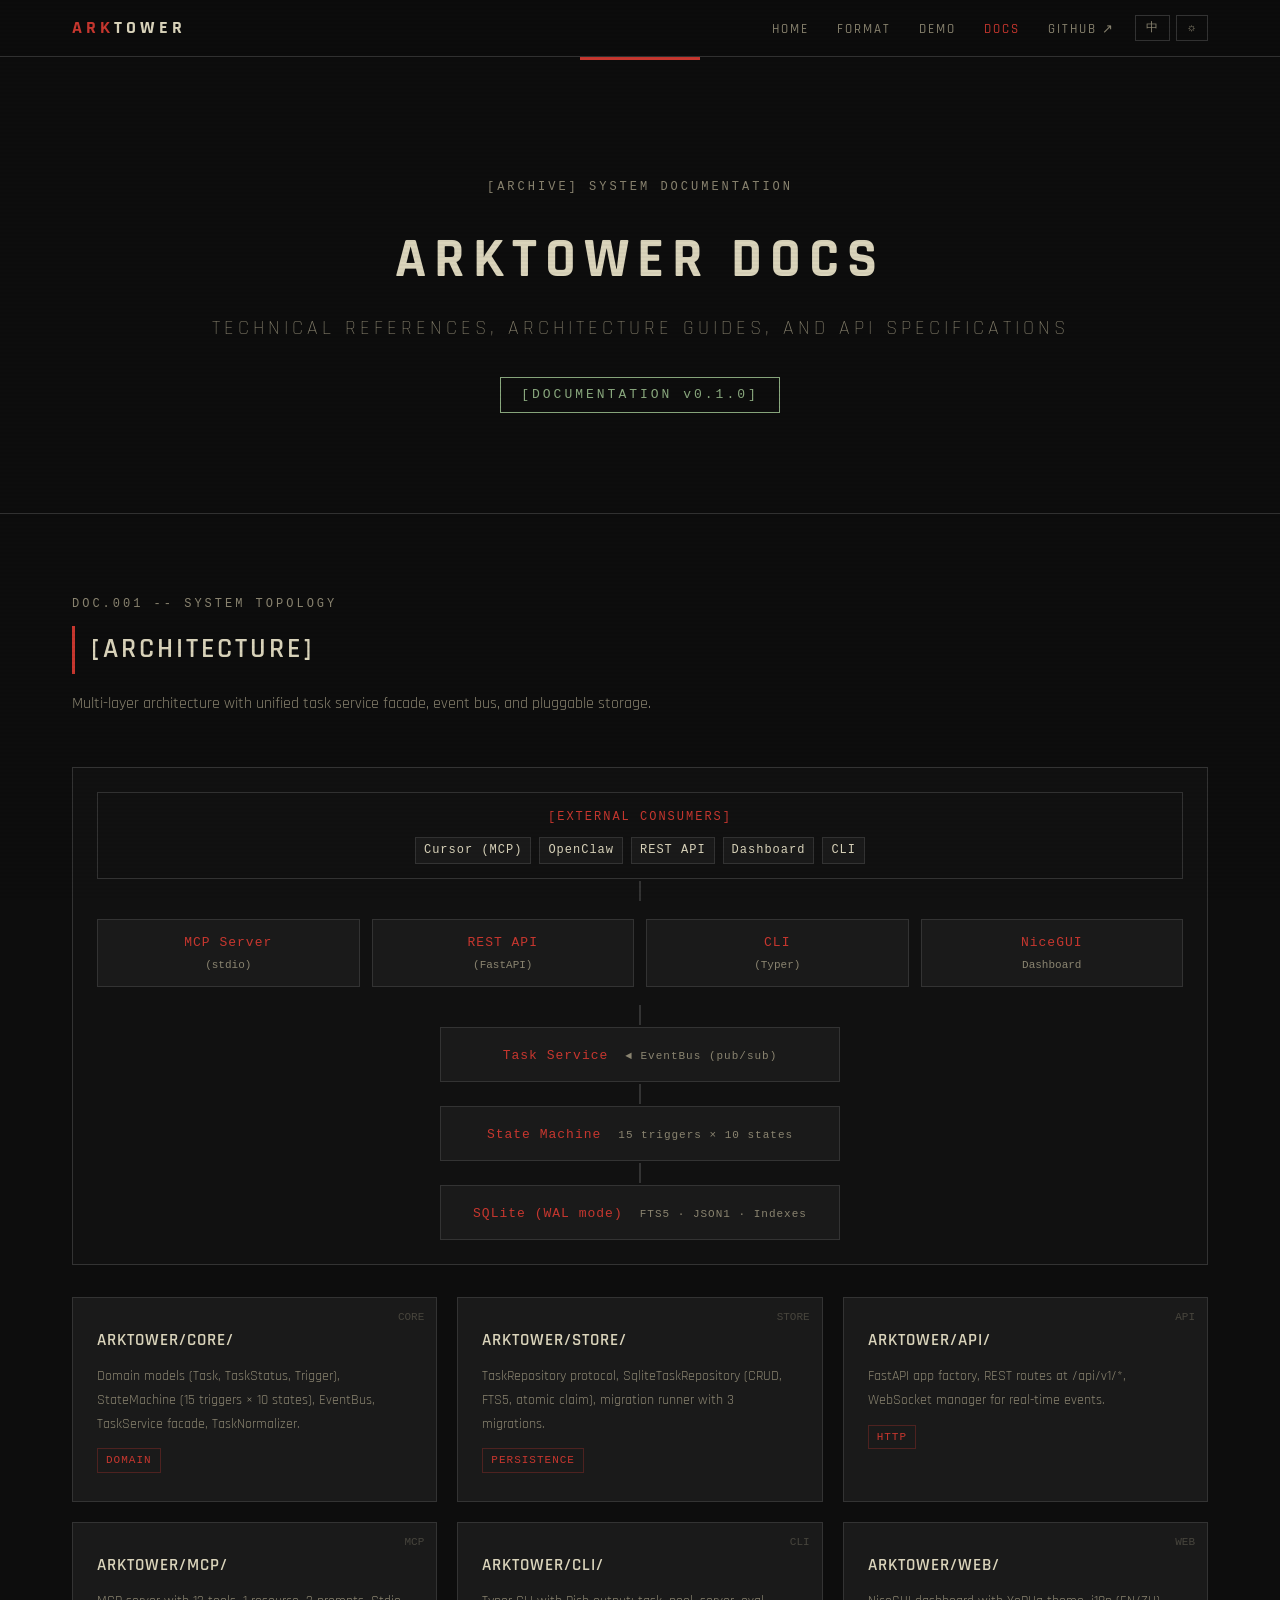
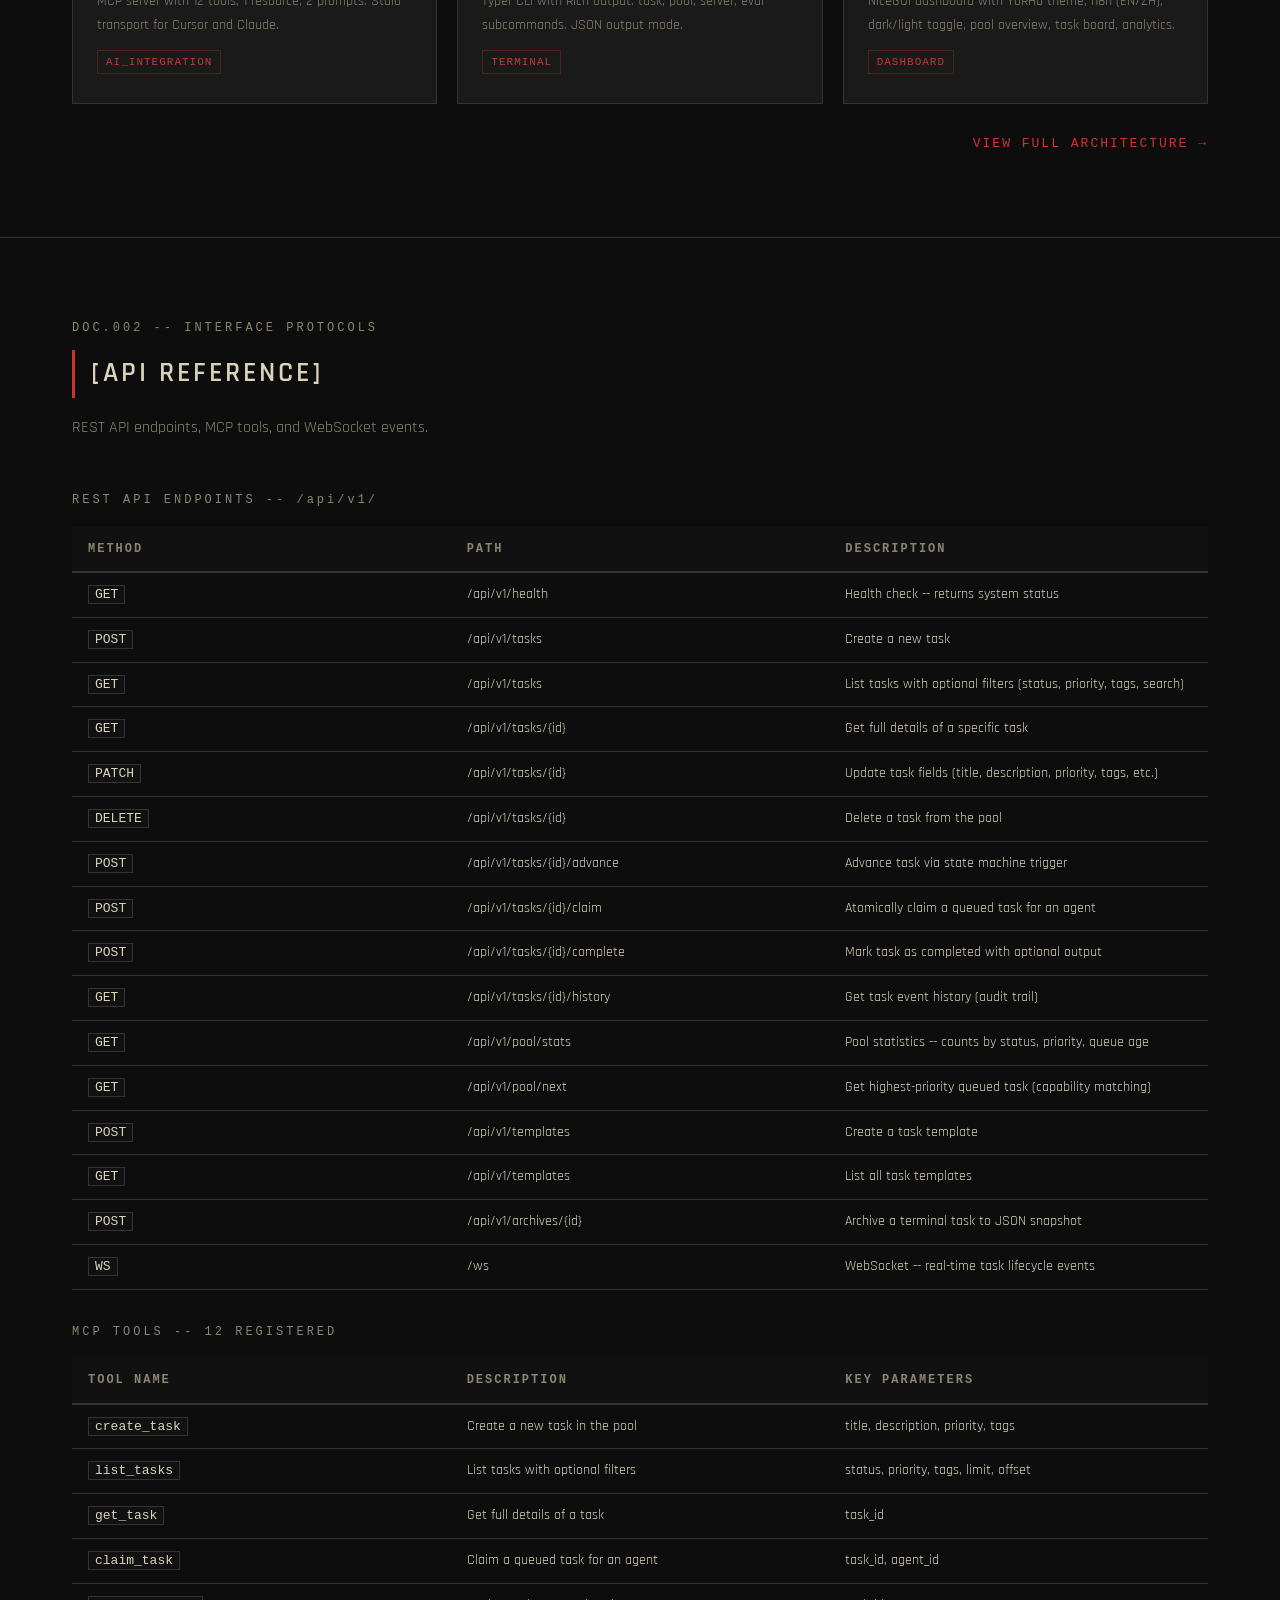
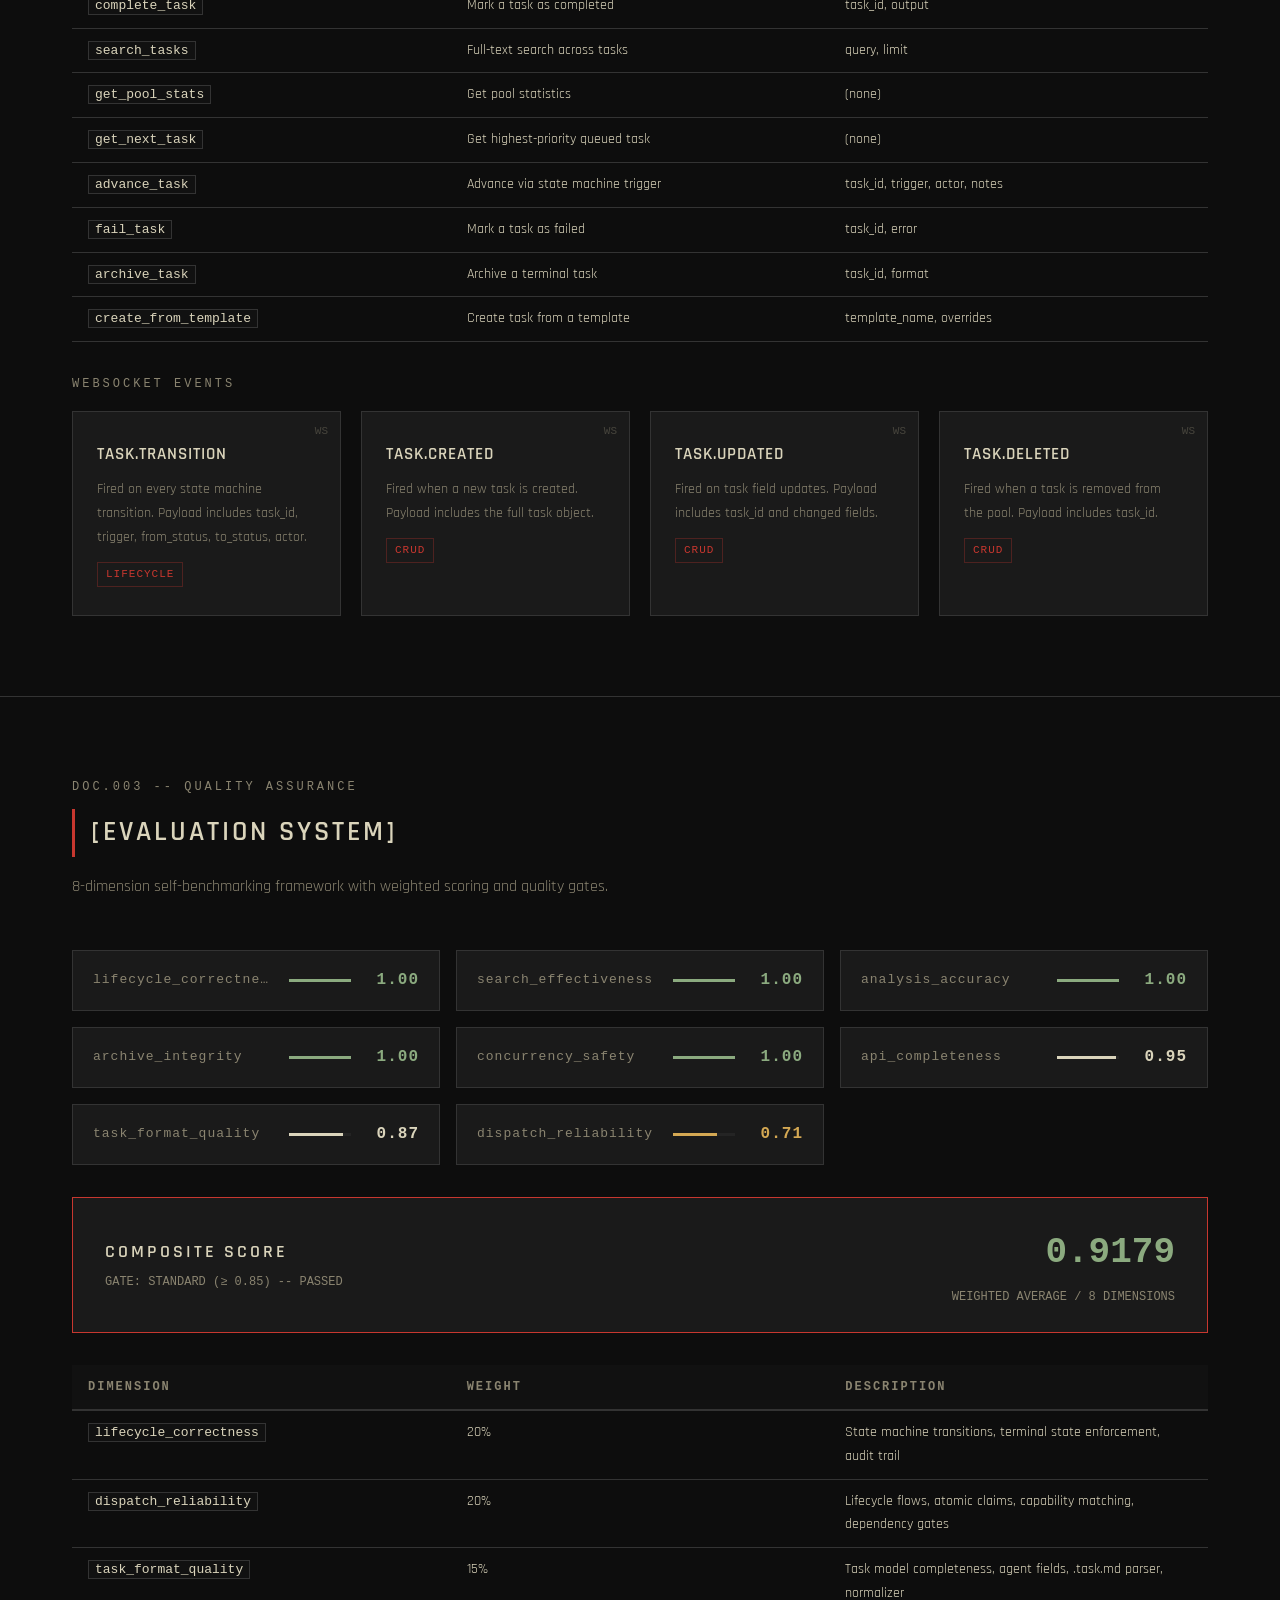
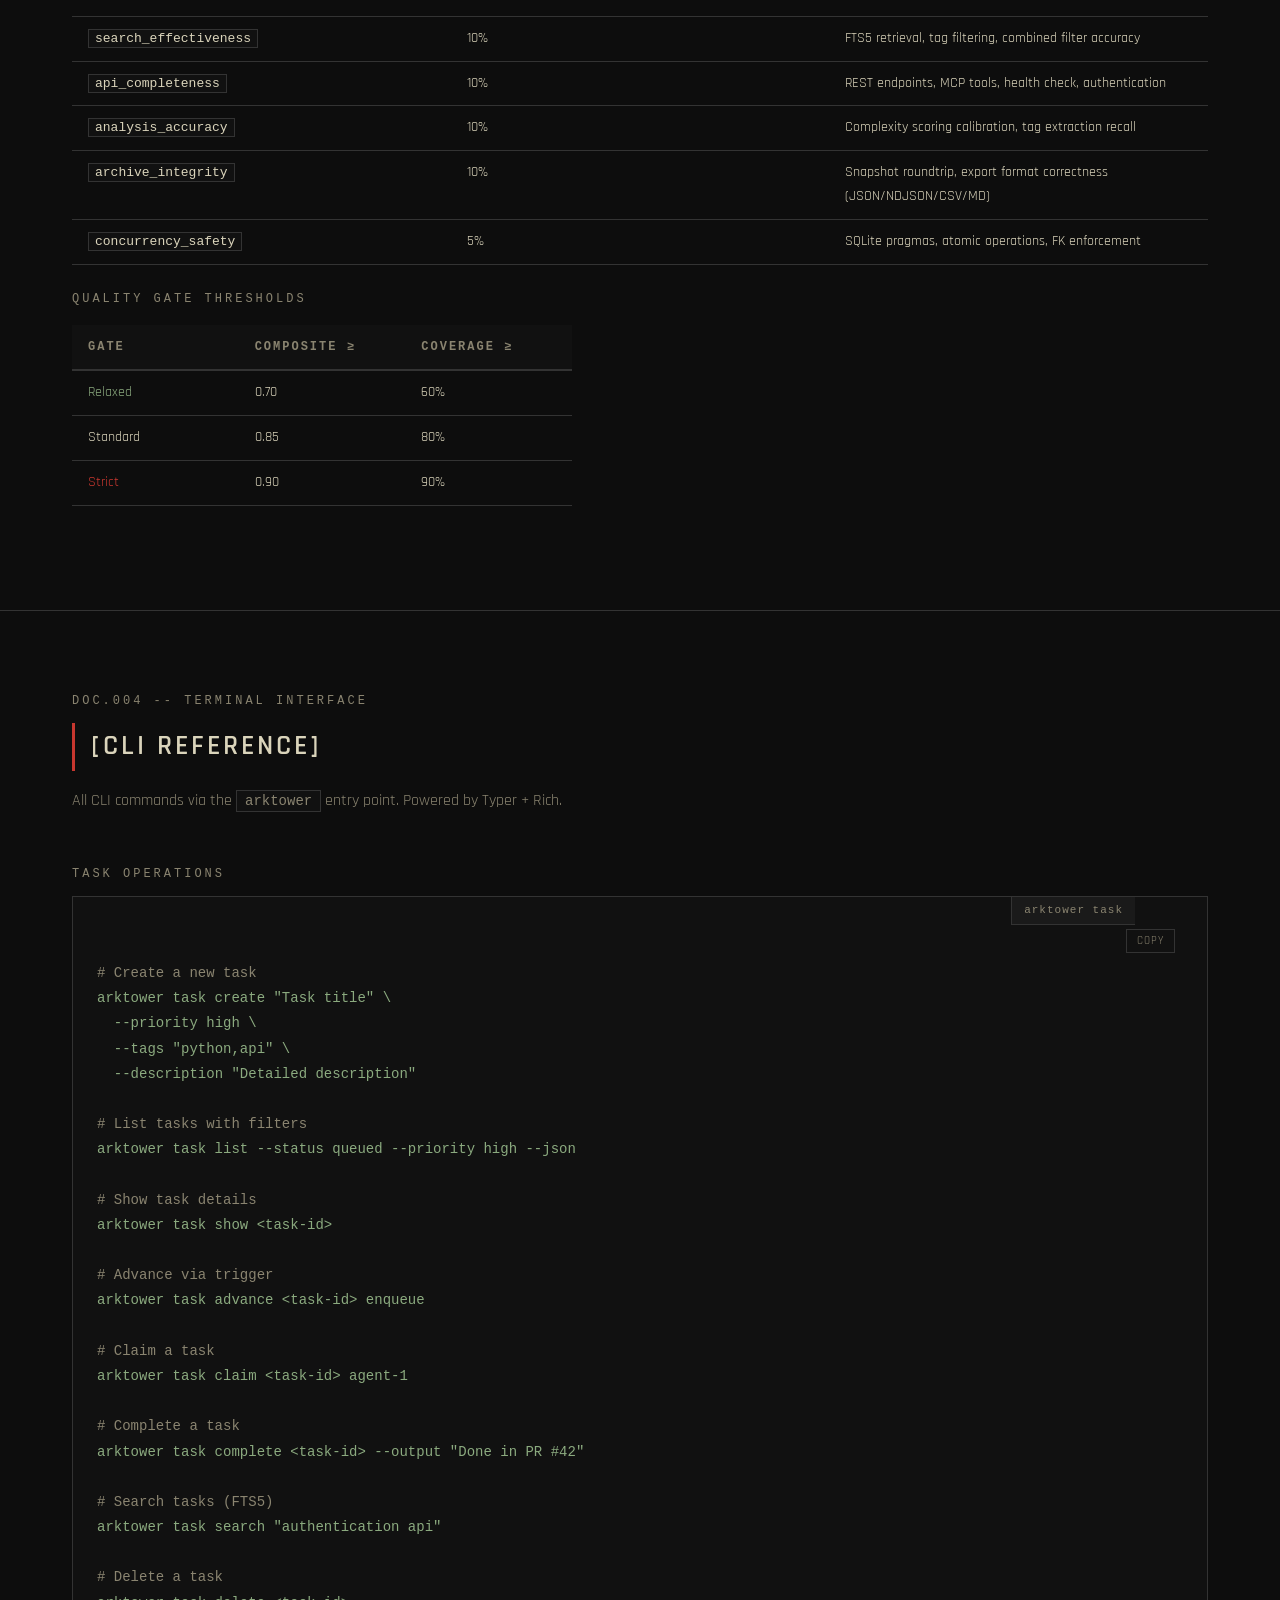
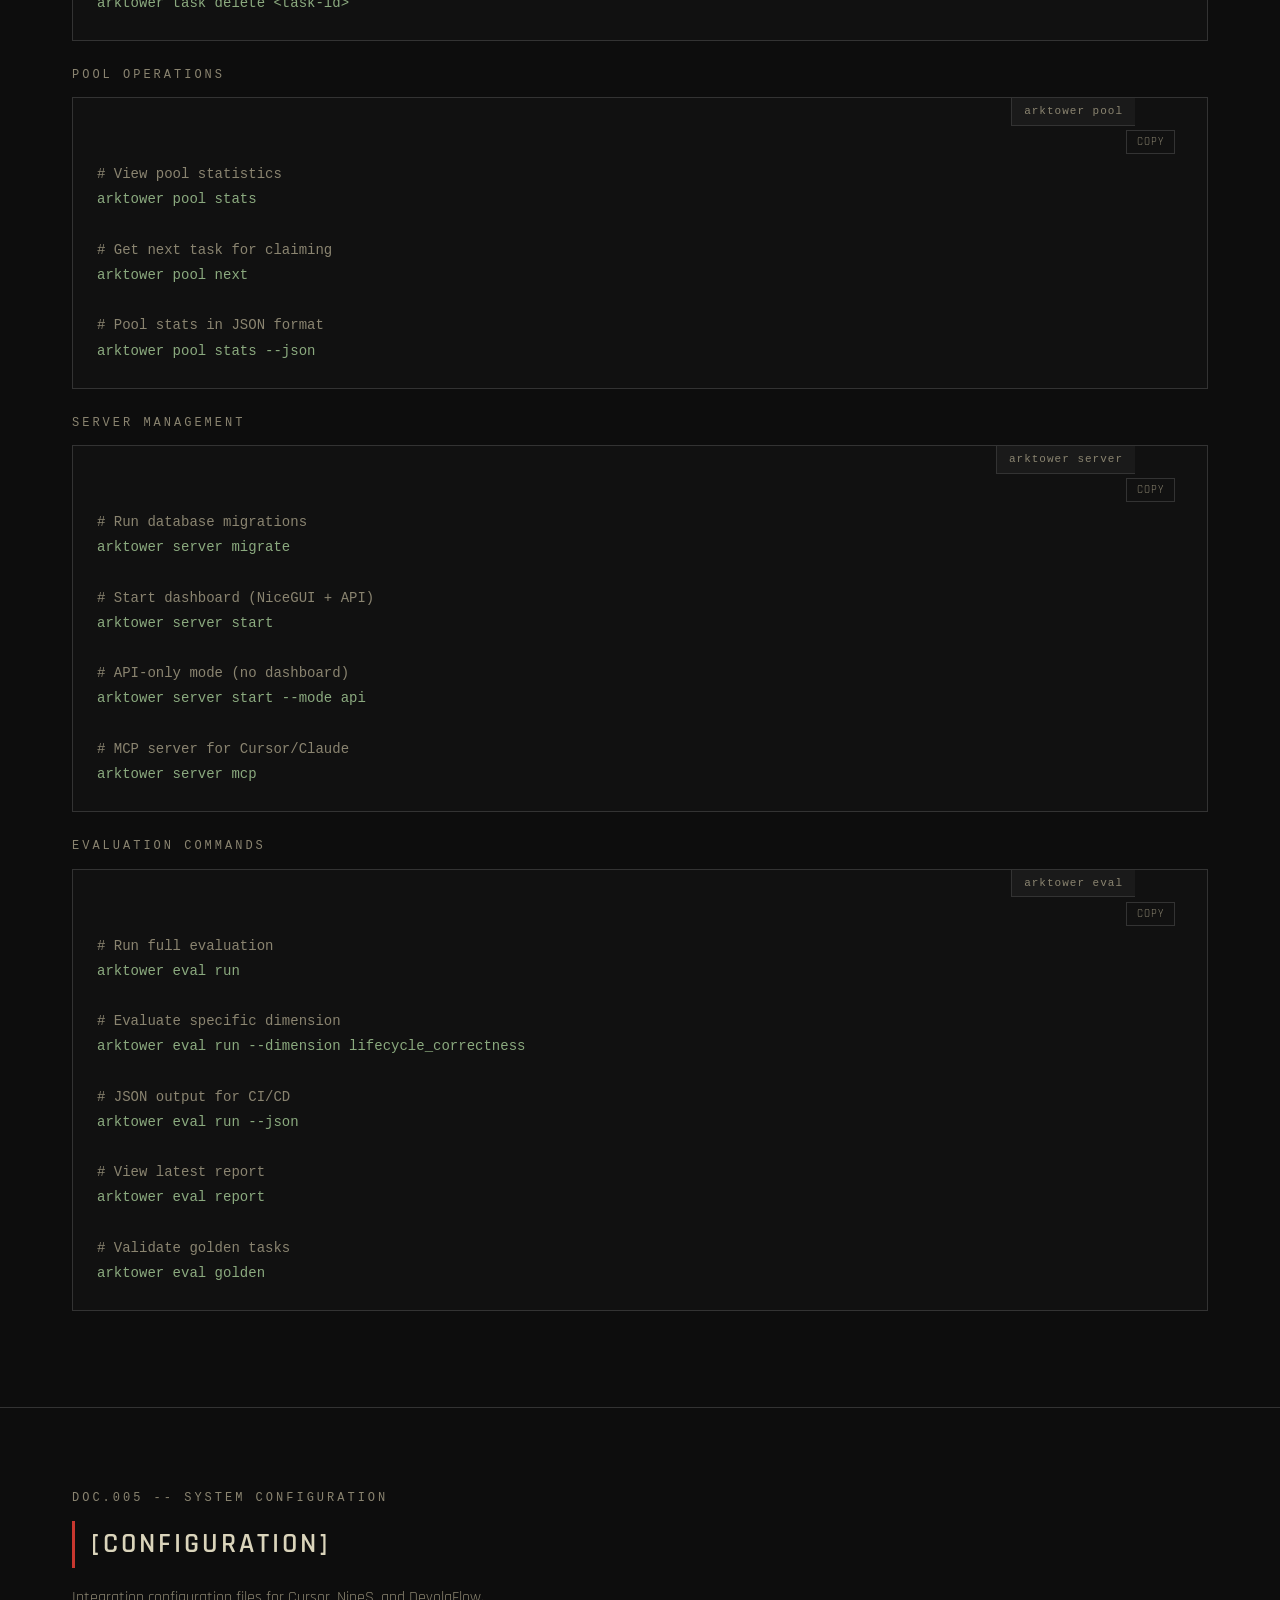
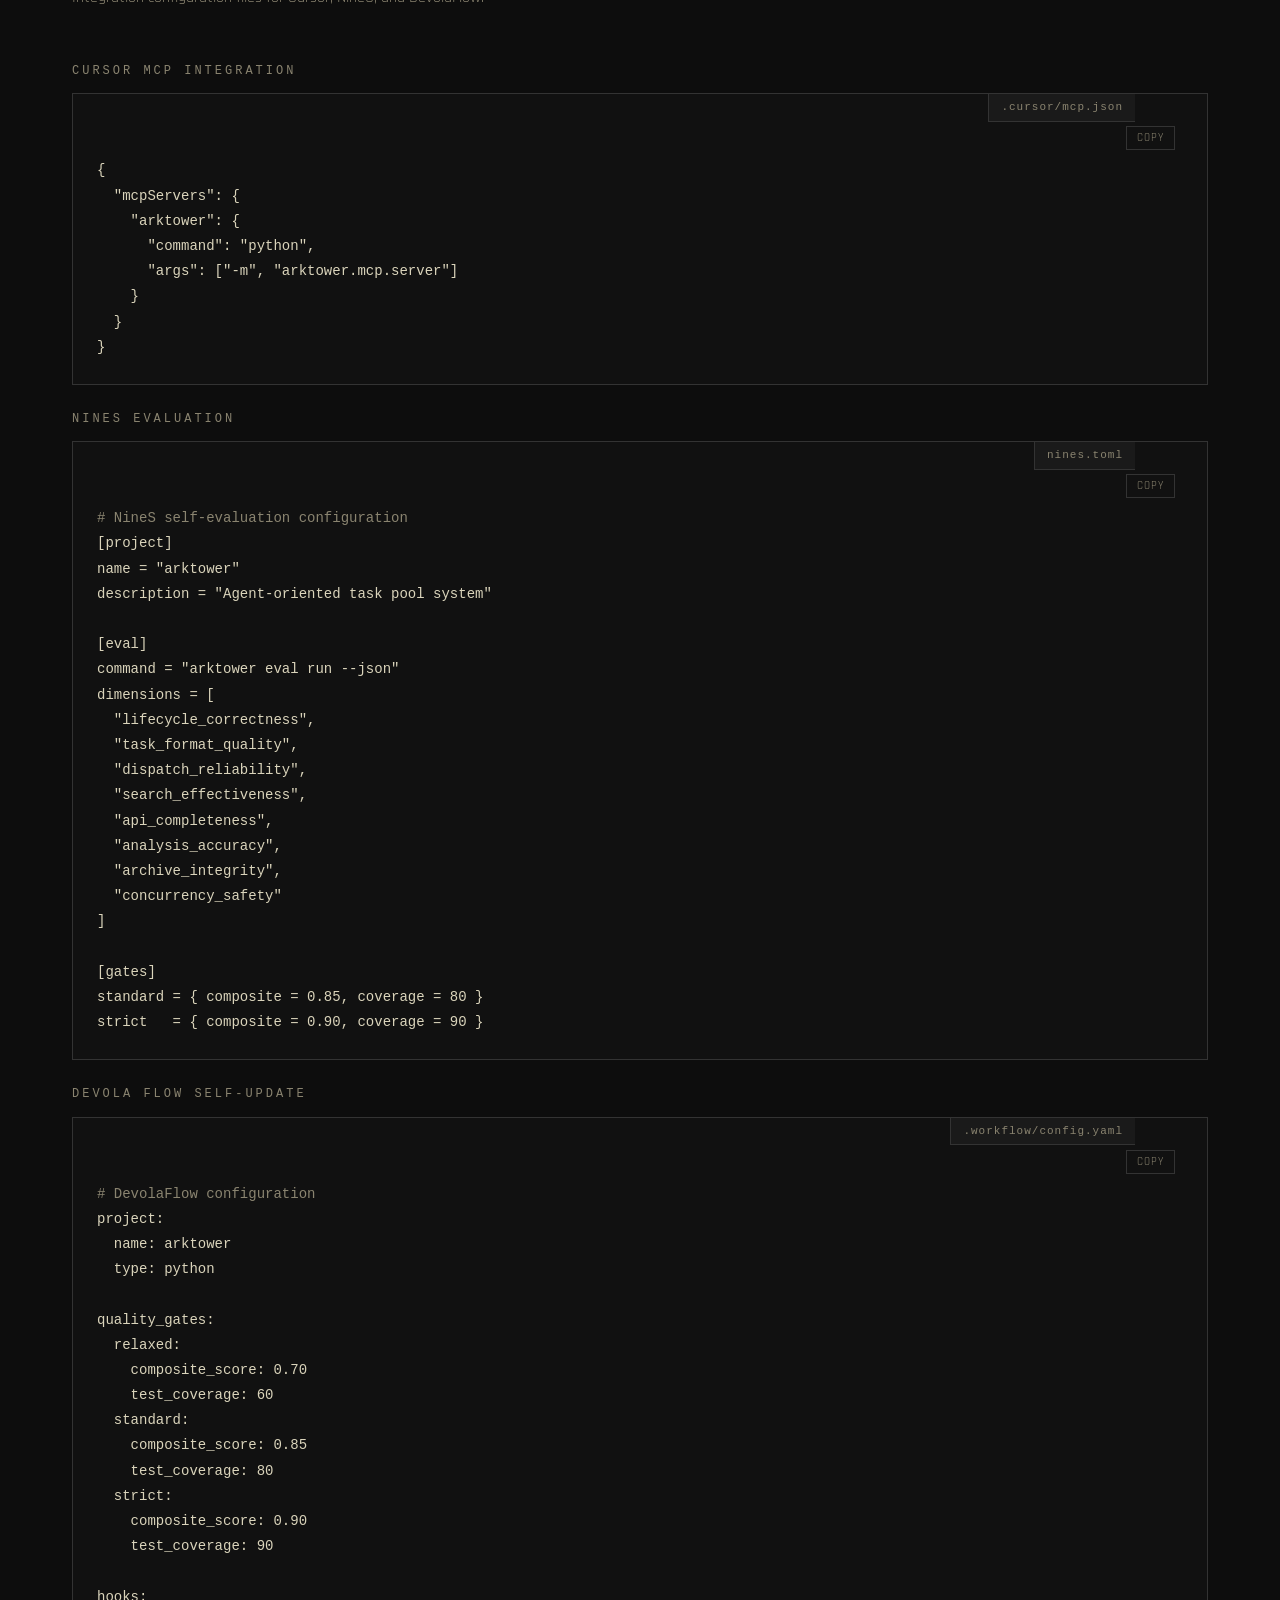
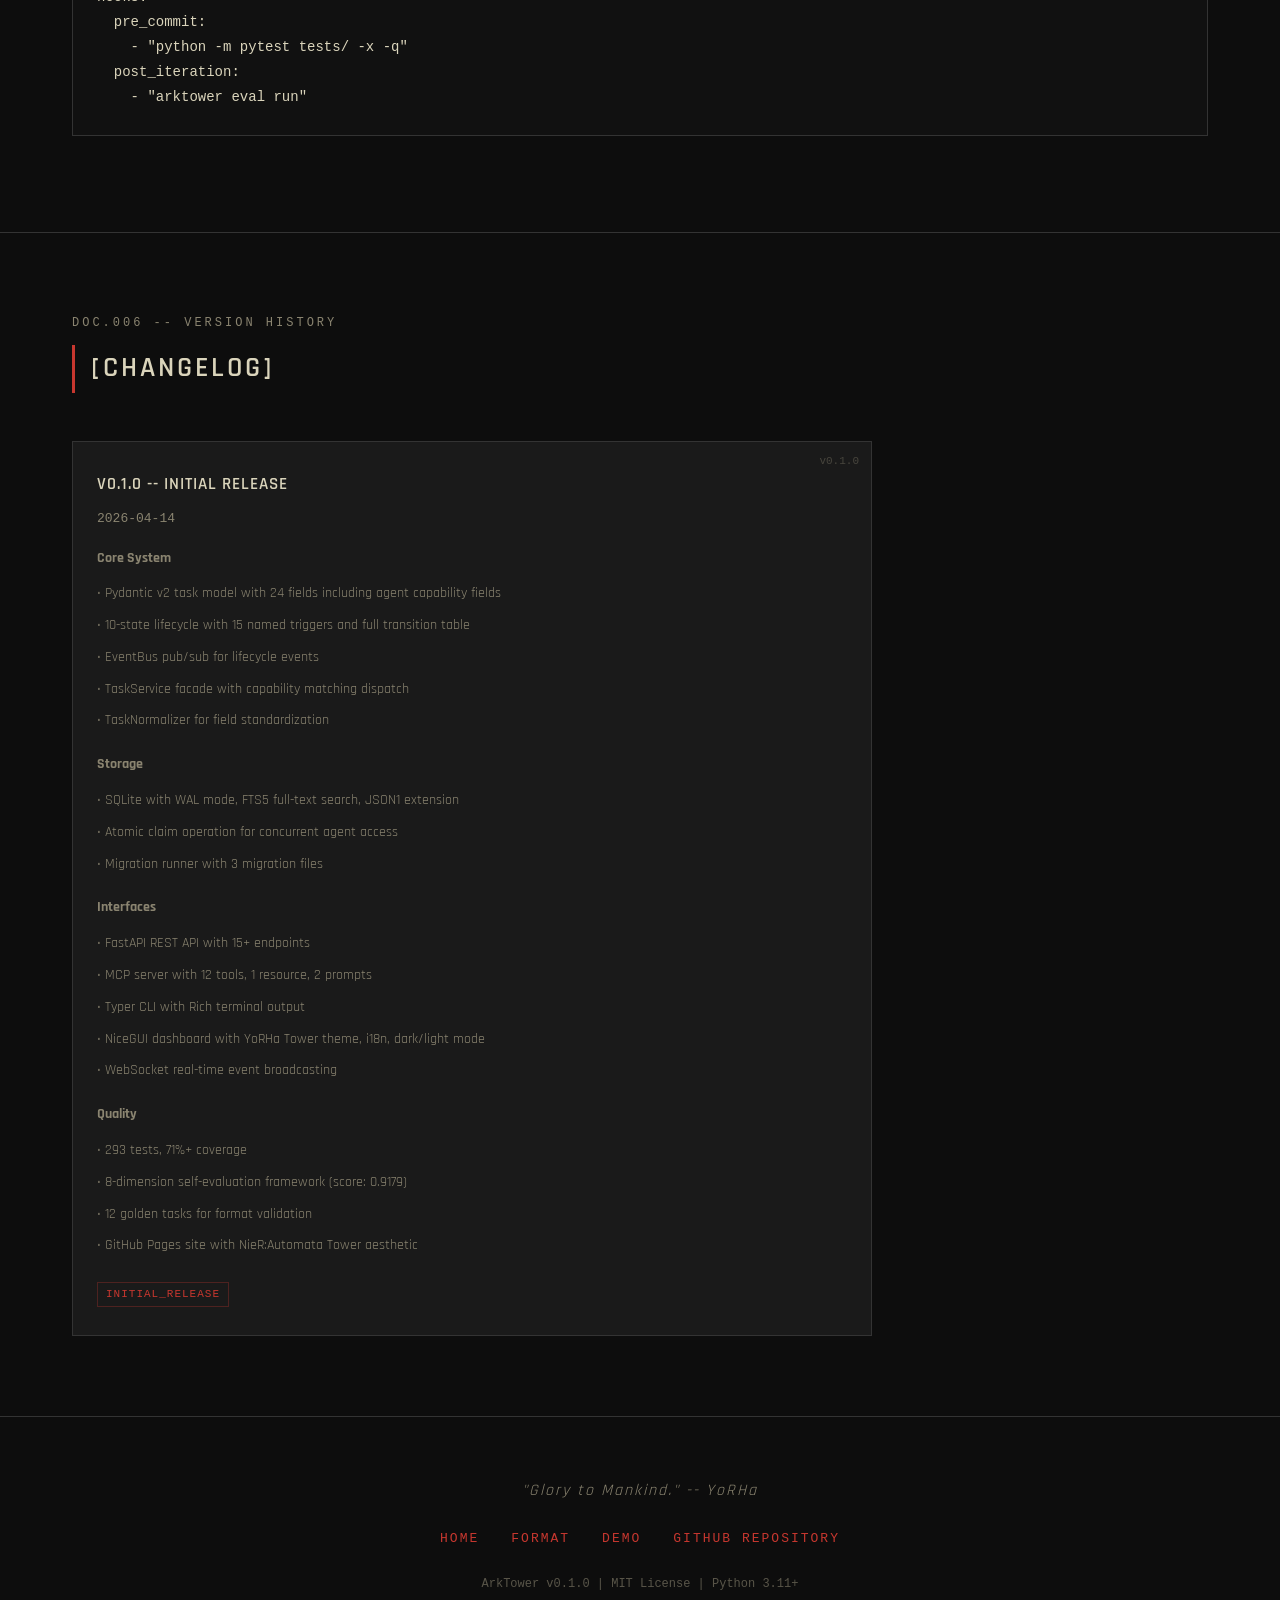
<file: docs/docs.html>
<!DOCTYPE html>
<html lang="en" data-theme="dark">
<head>
  <meta charset="UTF-8">
  <meta name="viewport" content="width=device-width, initial-scale=1.0">
  <title>ArkTower — System Documentation</title>
  <meta name="description" content="ArkTower system documentation. Technical references, architecture guides, API specifications, and CLI reference.">
  <link rel="preconnect" href="https://fonts.googleapis.com">
  <link rel="preconnect" href="https://fonts.gstatic.com" crossorigin>
  <link href="https://fonts.googleapis.com/css2?family=Rajdhani:wght@300;400;500;600;700&display=swap" rel="stylesheet">
  <link rel="stylesheet" href="shared.css">
</head>
<body>

<div class="scanline-overlay"></div>

<nav>
  <div class="nav-inner">
    <a href="index.html" class="nav-brand"><span>Ark</span>Tower</a>
    <button class="nav-toggle" onclick="document.querySelector('.nav-links').classList.toggle('open')" aria-label="Toggle navigation">&#8801; MENU</button>
    <ul class="nav-links">
      <li><a href="index.html" data-i18n="nav.home">Home</a></li>
      <li><a href="format.html" data-i18n="nav.format">Format</a></li>
      <li><a href="demo.html" data-i18n="nav.demo">Demo</a></li>
      <li><a href="docs.html" class="active" data-i18n="nav.docs">Docs</a></li>
      <li><a href="https://github.com" target="_blank" rel="noopener">GitHub &#8599;</a></li>
    </ul>
    <div class="nav-controls">
      <button type="button" id="langToggle" aria-label="Toggle language">EN</button>
      <button type="button" id="themeToggle" aria-label="Toggle theme">&#9788;</button>
    </div>
  </div>
</nav>

<header class="hero">
  <div class="container">
    <div class="hero-serial" data-i18n="hero.serial">[ARCHIVE] SYSTEM DOCUMENTATION</div>
    <h1 class="hero-title-sm"><span class="accent">Ark</span>Tower <span data-i18n="hero.titleSuffix">Docs</span></h1>
    <p class="hero-subtitle" data-i18n="hero.subtitle">Technical references, architecture guides, and API specifications</p>
    <div class="hero-badge">[DOCUMENTATION v0.1.0]</div>
  </div>
</header>

<!-- DOC.001 -- Architecture -->
<section id="architecture">
  <div class="container">
    <div class="section-header">
      <div class="section-label" data-i18n="arch.label">DOC.001 -- SYSTEM TOPOLOGY</div>
      <h2 class="section-title" data-i18n="arch.title">[ARCHITECTURE]</h2>
      <p class="section-desc" data-i18n="arch.desc">Multi-layer architecture with unified task service facade, event bus, and pluggable storage.</p>
    </div>

    <div class="arch-native">
      <div class="arch-layer">
        <div class="arch-layer-title" data-i18n="arch.consumers">[EXTERNAL CONSUMERS]</div>
        <div class="arch-layer-items">
          <span>Cursor (MCP)</span>
          <span>OpenClaw</span>
          <span>REST API</span>
          <span data-i18n="arch.dashboard">Dashboard</span>
          <span>CLI</span>
        </div>
      </div>
      <div class="arch-vline"></div>
      <div class="arch-boxes">
        <div class="arch-box">
          <div class="arch-box-name">MCP Server</div>
          <div class="arch-box-sub">(stdio)</div>
        </div>
        <div class="arch-box">
          <div class="arch-box-name">REST API</div>
          <div class="arch-box-sub">(FastAPI)</div>
        </div>
        <div class="arch-box">
          <div class="arch-box-name">CLI</div>
          <div class="arch-box-sub">(Typer)</div>
        </div>
        <div class="arch-box">
          <div class="arch-box-name">NiceGUI</div>
          <div class="arch-box-sub" data-i18n="arch.dashboard">Dashboard</div>
        </div>
      </div>
      <div class="arch-vline"></div>
      <div class="arch-center-box">
        <span class="arch-box-name" data-i18n="arch.service">Task Service</span>
        <span class="arch-annotation">&#9668; EventBus (pub/sub)</span>
      </div>
      <div class="arch-vline"></div>
      <div class="arch-center-box">
        <span class="arch-box-name" data-i18n="arch.machine">State Machine</span>
        <span class="arch-annotation">15 triggers &times; 10 states</span>
      </div>
      <div class="arch-vline"></div>
      <div class="arch-center-box">
        <span class="arch-box-name">SQLite (WAL mode)</span>
        <span class="arch-annotation">FTS5 &middot; JSON1 &middot; Indexes</span>
      </div>
    </div>

    <div class="feature-grid" style="margin-top: 32px;">
      <div class="feature-card" data-index="CORE">
        <h3>arktower/core/</h3>
        <p data-i18n="arch.core.p">Domain models (Task, TaskStatus, Trigger), StateMachine (15 triggers &times; 10 states), EventBus, TaskService facade, TaskNormalizer.</p>
        <span class="feature-tag">DOMAIN</span>
      </div>
      <div class="feature-card" data-index="STORE">
        <h3>arktower/store/</h3>
        <p data-i18n="arch.store.p">TaskRepository protocol, SqliteTaskRepository (CRUD, FTS5, atomic claim), migration runner with 3 migrations.</p>
        <span class="feature-tag">PERSISTENCE</span>
      </div>
      <div class="feature-card" data-index="API">
        <h3>arktower/api/</h3>
        <p data-i18n="arch.api.p">FastAPI app factory, REST routes at /api/v1/*, WebSocket manager for real-time events.</p>
        <span class="feature-tag">HTTP</span>
      </div>
      <div class="feature-card" data-index="MCP">
        <h3>arktower/mcp/</h3>
        <p data-i18n="arch.mcp.p">MCP server with 12 tools, 1 resource, 2 prompts. Stdio transport for Cursor and Claude.</p>
        <span class="feature-tag">AI_INTEGRATION</span>
      </div>
      <div class="feature-card" data-index="CLI">
        <h3>arktower/cli/</h3>
        <p data-i18n="arch.cli.p">Typer CLI with Rich output: task, pool, server, eval subcommands. JSON output mode.</p>
        <span class="feature-tag">TERMINAL</span>
      </div>
      <div class="feature-card" data-index="WEB">
        <h3>arktower/web/</h3>
        <p data-i18n="arch.web.p">NiceGUI dashboard with YoRHa theme, i18n (EN/ZH), dark/light toggle, pool overview, task board, analytics.</p>
        <span class="feature-tag">DASHBOARD</span>
      </div>
    </div>

    <div style="margin-top: 24px; text-align: right;">
      <a href="https://github.com" target="_blank" rel="noopener" style="font-family:var(--font-mono);font-size:13px;letter-spacing:2px;" data-i18n="arch.viewfull">VIEW FULL ARCHITECTURE &rarr;</a>
    </div>
  </div>
</section>

<!-- DOC.002 -- API Reference -->
<section id="api">
  <div class="container">
    <div class="section-header">
      <div class="section-label" data-i18n="api.label">DOC.002 -- INTERFACE PROTOCOLS</div>
      <h2 class="section-title" data-i18n="api.title">[API REFERENCE]</h2>
      <p class="section-desc" data-i18n="api.desc">REST API endpoints, MCP tools, and WebSocket events.</p>
    </div>

    <div class="section-label" style="margin-bottom: 16px;" data-i18n="api.rest_title">REST API ENDPOINTS -- /api/v1/</div>
    <table class="spec-table">
      <thead>
        <tr>
          <th data-i18n="api.th.method">Method</th>
          <th data-i18n="api.th.path">Path</th>
          <th data-i18n="api.th.desc">Description</th>
        </tr>
      </thead>
      <tbody>
        <tr><td><code>GET</code></td><td>/api/v1/health</td><td data-i18n="api.health">Health check -- returns system status</td></tr>
        <tr><td><code>POST</code></td><td>/api/v1/tasks</td><td data-i18n="api.create">Create a new task</td></tr>
        <tr><td><code>GET</code></td><td>/api/v1/tasks</td><td data-i18n="api.list">List tasks with optional filters (status, priority, tags, search)</td></tr>
        <tr><td><code>GET</code></td><td>/api/v1/tasks/{id}</td><td data-i18n="api.get">Get full details of a specific task</td></tr>
        <tr><td><code>PATCH</code></td><td>/api/v1/tasks/{id}</td><td data-i18n="api.update">Update task fields (title, description, priority, tags, etc.)</td></tr>
        <tr><td><code>DELETE</code></td><td>/api/v1/tasks/{id}</td><td data-i18n="api.delete">Delete a task from the pool</td></tr>
        <tr><td><code>POST</code></td><td>/api/v1/tasks/{id}/advance</td><td data-i18n="api.advance">Advance task via state machine trigger</td></tr>
        <tr><td><code>POST</code></td><td>/api/v1/tasks/{id}/claim</td><td data-i18n="api.claim">Atomically claim a queued task for an agent</td></tr>
        <tr><td><code>POST</code></td><td>/api/v1/tasks/{id}/complete</td><td data-i18n="api.complete">Mark task as completed with optional output</td></tr>
        <tr><td><code>GET</code></td><td>/api/v1/tasks/{id}/history</td><td data-i18n="api.history">Get task event history (audit trail)</td></tr>
        <tr><td><code>GET</code></td><td>/api/v1/pool/stats</td><td data-i18n="api.stats">Pool statistics -- counts by status, priority, queue age</td></tr>
        <tr><td><code>GET</code></td><td>/api/v1/pool/next</td><td data-i18n="api.next">Get highest-priority queued task (capability matching)</td></tr>
        <tr><td><code>POST</code></td><td>/api/v1/templates</td><td data-i18n="api.tpl_create">Create a task template</td></tr>
        <tr><td><code>GET</code></td><td>/api/v1/templates</td><td data-i18n="api.tpl_list">List all task templates</td></tr>
        <tr><td><code>POST</code></td><td>/api/v1/archives/{id}</td><td data-i18n="api.archive">Archive a terminal task to JSON snapshot</td></tr>
        <tr><td><code>WS</code></td><td>/ws</td><td data-i18n="api.ws">WebSocket -- real-time task lifecycle events</td></tr>
      </tbody>
    </table>

    <div class="section-label" style="margin: 32px 0 16px;" data-i18n="api.mcp_title">MCP TOOLS -- 12 REGISTERED</div>
    <table class="spec-table">
      <thead>
        <tr>
          <th data-i18n="api.th.tool">Tool Name</th>
          <th data-i18n="api.th.desc">Description</th>
          <th data-i18n="api.th.params">Key Parameters</th>
        </tr>
      </thead>
      <tbody>
        <tr><td><code>create_task</code></td><td data-i18n="mcp.create">Create a new task in the pool</td><td>title, description, priority, tags</td></tr>
        <tr><td><code>list_tasks</code></td><td data-i18n="mcp.list">List tasks with optional filters</td><td>status, priority, tags, limit, offset</td></tr>
        <tr><td><code>get_task</code></td><td data-i18n="mcp.get">Get full details of a task</td><td>task_id</td></tr>
        <tr><td><code>claim_task</code></td><td data-i18n="mcp.claim">Claim a queued task for an agent</td><td>task_id, agent_id</td></tr>
        <tr><td><code>complete_task</code></td><td data-i18n="mcp.complete">Mark a task as completed</td><td>task_id, output</td></tr>
        <tr><td><code>search_tasks</code></td><td data-i18n="mcp.search">Full-text search across tasks</td><td>query, limit</td></tr>
        <tr><td><code>get_pool_stats</code></td><td data-i18n="mcp.stats">Get pool statistics</td><td>(none)</td></tr>
        <tr><td><code>get_next_task</code></td><td data-i18n="mcp.next">Get highest-priority queued task</td><td>(none)</td></tr>
        <tr><td><code>advance_task</code></td><td data-i18n="mcp.advance">Advance via state machine trigger</td><td>task_id, trigger, actor, notes</td></tr>
        <tr><td><code>fail_task</code></td><td data-i18n="mcp.fail">Mark a task as failed</td><td>task_id, error</td></tr>
        <tr><td><code>archive_task</code></td><td data-i18n="mcp.archive">Archive a terminal task</td><td>task_id, format</td></tr>
        <tr><td><code>create_from_template</code></td><td data-i18n="mcp.tpl">Create task from a template</td><td>template_name, overrides</td></tr>
      </tbody>
    </table>

    <div class="section-label" style="margin: 32px 0 16px;" data-i18n="api.ws_title">WEBSOCKET EVENTS</div>
    <div class="feature-grid" style="grid-template-columns: repeat(auto-fill, minmax(220px, 1fr));">
      <div class="feature-card" data-index="WS">
        <h3>task.transition</h3>
        <p data-i18n="ws.transition">Fired on every state machine transition. Payload includes task_id, trigger, from_status, to_status, actor.</p>
        <span class="feature-tag">LIFECYCLE</span>
      </div>
      <div class="feature-card" data-index="WS">
        <h3>task.created</h3>
        <p data-i18n="ws.created">Fired when a new task is created. Payload includes the full task object.</p>
        <span class="feature-tag">CRUD</span>
      </div>
      <div class="feature-card" data-index="WS">
        <h3>task.updated</h3>
        <p data-i18n="ws.updated">Fired on task field updates. Payload includes task_id and changed fields.</p>
        <span class="feature-tag">CRUD</span>
      </div>
      <div class="feature-card" data-index="WS">
        <h3>task.deleted</h3>
        <p data-i18n="ws.deleted">Fired when a task is removed from the pool. Payload includes task_id.</p>
        <span class="feature-tag">CRUD</span>
      </div>
    </div>
  </div>
</section>

<!-- DOC.003 -- Evaluation System -->
<section id="evaluation">
  <div class="container">
    <div class="section-header">
      <div class="section-label" data-i18n="eval.label">DOC.003 -- QUALITY ASSURANCE</div>
      <h2 class="section-title" data-i18n="eval.title">[EVALUATION SYSTEM]</h2>
      <p class="section-desc" data-i18n="eval.desc">8-dimension self-benchmarking framework with weighted scoring and quality gates.</p>
    </div>

    <div class="status-grid">
      <div class="status-row">
        <span class="status-label">lifecycle_correctness</span>
        <div class="status-bar"><div class="status-bar-fill" style="width:100%; background:var(--green);"></div></div>
        <span class="status-value status-perfect">1.00</span>
      </div>
      <div class="status-row">
        <span class="status-label">search_effectiveness</span>
        <div class="status-bar"><div class="status-bar-fill" style="width:100%; background:var(--green);"></div></div>
        <span class="status-value status-perfect">1.00</span>
      </div>
      <div class="status-row">
        <span class="status-label">analysis_accuracy</span>
        <div class="status-bar"><div class="status-bar-fill" style="width:100%; background:var(--green);"></div></div>
        <span class="status-value status-perfect">1.00</span>
      </div>
      <div class="status-row">
        <span class="status-label">archive_integrity</span>
        <div class="status-bar"><div class="status-bar-fill" style="width:100%; background:var(--green);"></div></div>
        <span class="status-value status-perfect">1.00</span>
      </div>
      <div class="status-row">
        <span class="status-label">concurrency_safety</span>
        <div class="status-bar"><div class="status-bar-fill" style="width:100%; background:var(--green);"></div></div>
        <span class="status-value status-perfect">1.00</span>
      </div>
      <div class="status-row">
        <span class="status-label">api_completeness</span>
        <div class="status-bar"><div class="status-bar-fill" style="width:95%; background:var(--text);"></div></div>
        <span class="status-value status-good">0.95</span>
      </div>
      <div class="status-row">
        <span class="status-label">task_format_quality</span>
        <div class="status-bar"><div class="status-bar-fill" style="width:87%; background:var(--text);"></div></div>
        <span class="status-value status-good">0.87</span>
      </div>
      <div class="status-row">
        <span class="status-label">dispatch_reliability</span>
        <div class="status-bar"><div class="status-bar-fill" style="width:71%; background:var(--yellow);"></div></div>
        <span class="status-value status-warn">0.71</span>
      </div>
    </div>

    <div class="status-overall" style="margin-bottom: 32px;">
      <div>
        <div class="status-overall-label" data-i18n="eval.composite">Composite Score</div>
        <div class="status-overall-gate" data-i18n="eval.gate">GATE: STANDARD (&ge; 0.85) -- PASSED</div>
      </div>
      <div style="text-align: right;">
        <div class="status-overall-value">0.9179</div>
        <div class="status-overall-gate" data-i18n="eval.weighted">WEIGHTED AVERAGE / 8 DIMENSIONS</div>
      </div>
    </div>

    <table class="spec-table">
      <thead>
        <tr>
          <th data-i18n="eval.th.dim">Dimension</th>
          <th data-i18n="eval.th.weight">Weight</th>
          <th data-i18n="eval.th.desc">Description</th>
        </tr>
      </thead>
      <tbody>
        <tr><td><code>lifecycle_correctness</code></td><td>20%</td><td data-i18n="eval.dim.lifecycle">State machine transitions, terminal state enforcement, audit trail</td></tr>
        <tr><td><code>dispatch_reliability</code></td><td>20%</td><td data-i18n="eval.dim.dispatch">Lifecycle flows, atomic claims, capability matching, dependency gates</td></tr>
        <tr><td><code>task_format_quality</code></td><td>15%</td><td data-i18n="eval.dim.format">Task model completeness, agent fields, .task.md parser, normalizer</td></tr>
        <tr><td><code>search_effectiveness</code></td><td>10%</td><td data-i18n="eval.dim.search">FTS5 retrieval, tag filtering, combined filter accuracy</td></tr>
        <tr><td><code>api_completeness</code></td><td>10%</td><td data-i18n="eval.dim.api">REST endpoints, MCP tools, health check, authentication</td></tr>
        <tr><td><code>analysis_accuracy</code></td><td>10%</td><td data-i18n="eval.dim.analysis">Complexity scoring calibration, tag extraction recall</td></tr>
        <tr><td><code>archive_integrity</code></td><td>10%</td><td data-i18n="eval.dim.archive">Snapshot roundtrip, export format correctness (JSON/NDJSON/CSV/MD)</td></tr>
        <tr><td><code>concurrency_safety</code></td><td>5%</td><td data-i18n="eval.dim.concurrency">SQLite pragmas, atomic operations, FK enforcement</td></tr>
      </tbody>
    </table>

    <div class="section-label" style="margin: 24px 0 16px;" data-i18n="eval.gates_title">QUALITY GATE THRESHOLDS</div>
    <table class="spec-table" style="max-width: 500px;">
      <thead>
        <tr>
          <th data-i18n="eval.th.gate">Gate</th>
          <th data-i18n="eval.th.composite">Composite &ge;</th>
          <th data-i18n="eval.th.coverage">Coverage &ge;</th>
        </tr>
      </thead>
      <tbody>
        <tr><td><span style="color:var(--green);">Relaxed</span></td><td>0.70</td><td>60%</td></tr>
        <tr><td><span style="color:var(--text);">Standard</span></td><td>0.85</td><td>80%</td></tr>
        <tr><td><span style="color:var(--accent);">Strict</span></td><td>0.90</td><td>90%</td></tr>
      </tbody>
    </table>
  </div>
</section>

<!-- DOC.004 -- CLI Reference -->
<section id="cli">
  <div class="container">
    <div class="section-header">
      <div class="section-label" data-i18n="cli.label">DOC.004 -- TERMINAL INTERFACE</div>
      <h2 class="section-title" data-i18n="cli.title">[CLI REFERENCE]</h2>
      <p class="section-desc" data-i18n="cli.desc">All CLI commands via the <span class="inline-code">arktower</span> entry point. Powered by Typer + Rich.</p>
    </div>

    <div class="section-label" style="margin-bottom: 12px;" data-i18n="cli.task_ops">TASK OPERATIONS</div>
    <div class="code-block">
      <span class="code-label">arktower task</span>
      <div class="code-block-wrapper">
        <button type="button" class="copy-btn" onclick="copyCode(this)">COPY</button>
        <pre><code><span class="comment"># Create a new task</span>
<span class="command">arktower task create "Task title" \
  --priority high \
  --tags "python,api" \
  --description "Detailed description"</span>

<span class="comment"># List tasks with filters</span>
<span class="command">arktower task list --status queued --priority high --json</span>

<span class="comment"># Show task details</span>
<span class="command">arktower task show &lt;task-id&gt;</span>

<span class="comment"># Advance via trigger</span>
<span class="command">arktower task advance &lt;task-id&gt; enqueue</span>

<span class="comment"># Claim a task</span>
<span class="command">arktower task claim &lt;task-id&gt; agent-1</span>

<span class="comment"># Complete a task</span>
<span class="command">arktower task complete &lt;task-id&gt; --output "Done in PR #42"</span>

<span class="comment"># Search tasks (FTS5)</span>
<span class="command">arktower task search "authentication api"</span>

<span class="comment"># Delete a task</span>
<span class="command">arktower task delete &lt;task-id&gt;</span></code></pre>
      </div>
    </div>

    <div class="section-label" style="margin: 24px 0 12px;" data-i18n="cli.pool_ops">POOL OPERATIONS</div>
    <div class="code-block">
      <span class="code-label">arktower pool</span>
      <div class="code-block-wrapper">
        <button type="button" class="copy-btn" onclick="copyCode(this)">COPY</button>
        <pre><code><span class="comment"># View pool statistics</span>
<span class="command">arktower pool stats</span>

<span class="comment"># Get next task for claiming</span>
<span class="command">arktower pool next</span>

<span class="comment"># Pool stats in JSON format</span>
<span class="command">arktower pool stats --json</span></code></pre>
      </div>
    </div>

    <div class="section-label" style="margin: 24px 0 12px;" data-i18n="cli.server_mgmt">SERVER MANAGEMENT</div>
    <div class="code-block">
      <span class="code-label">arktower server</span>
      <div class="code-block-wrapper">
        <button type="button" class="copy-btn" onclick="copyCode(this)">COPY</button>
        <pre><code><span class="comment"># Run database migrations</span>
<span class="command">arktower server migrate</span>

<span class="comment"># Start dashboard (NiceGUI + API)</span>
<span class="command">arktower server start</span>

<span class="comment"># API-only mode (no dashboard)</span>
<span class="command">arktower server start --mode api</span>

<span class="comment"># MCP server for Cursor/Claude</span>
<span class="command">arktower server mcp</span></code></pre>
      </div>
    </div>

    <div class="section-label" style="margin: 24px 0 12px;" data-i18n="cli.eval_cmds">EVALUATION COMMANDS</div>
    <div class="code-block">
      <span class="code-label">arktower eval</span>
      <div class="code-block-wrapper">
        <button type="button" class="copy-btn" onclick="copyCode(this)">COPY</button>
        <pre><code><span class="comment"># Run full evaluation</span>
<span class="command">arktower eval run</span>

<span class="comment"># Evaluate specific dimension</span>
<span class="command">arktower eval run --dimension lifecycle_correctness</span>

<span class="comment"># JSON output for CI/CD</span>
<span class="command">arktower eval run --json</span>

<span class="comment"># View latest report</span>
<span class="command">arktower eval report</span>

<span class="comment"># Validate golden tasks</span>
<span class="command">arktower eval golden</span></code></pre>
      </div>
    </div>
  </div>
</section>

<!-- DOC.005 -- Configuration -->
<section id="config">
  <div class="container">
    <div class="section-header">
      <div class="section-label" data-i18n="config.label">DOC.005 -- SYSTEM CONFIGURATION</div>
      <h2 class="section-title" data-i18n="config.title">[CONFIGURATION]</h2>
      <p class="section-desc" data-i18n="config.desc">Integration configuration files for Cursor, NineS, and DevolaFlow.</p>
    </div>

    <div class="section-label" style="margin-bottom: 12px;">CURSOR MCP INTEGRATION</div>
    <div class="code-block">
      <span class="code-label">.cursor/mcp.json</span>
      <div class="code-block-wrapper">
        <button type="button" class="copy-btn" onclick="copyCode(this)">COPY</button>
        <pre><code class="code-structured">{
  "mcpServers": {
    "arktower": {
      "command": "python",
      "args": ["-m", "arktower.mcp.server"]
    }
  }
}</code></pre>
      </div>
    </div>

    <div class="section-label" style="margin: 24px 0 12px;">NINES EVALUATION</div>
    <div class="code-block">
      <span class="code-label">nines.toml</span>
      <div class="code-block-wrapper">
        <button type="button" class="copy-btn" onclick="copyCode(this)">COPY</button>
        <pre><code class="code-structured"><span class="comment"># NineS self-evaluation configuration</span>
[project]
name = "arktower"
description = "Agent-oriented task pool system"

[eval]
command = "arktower eval run --json"
dimensions = [
  "lifecycle_correctness",
  "task_format_quality",
  "dispatch_reliability",
  "search_effectiveness",
  "api_completeness",
  "analysis_accuracy",
  "archive_integrity",
  "concurrency_safety"
]

[gates]
standard = { composite = 0.85, coverage = 80 }
strict   = { composite = 0.90, coverage = 90 }</code></pre>
      </div>
    </div>

    <div class="section-label" style="margin: 24px 0 12px;">DEVOLA FLOW SELF-UPDATE</div>
    <div class="code-block">
      <span class="code-label">.workflow/config.yaml</span>
      <div class="code-block-wrapper">
        <button type="button" class="copy-btn" onclick="copyCode(this)">COPY</button>
        <pre><code class="code-structured"><span class="comment"># DevolaFlow configuration</span>
project:
  name: arktower
  type: python

quality_gates:
  relaxed:
    composite_score: 0.70
    test_coverage: 60
  standard:
    composite_score: 0.85
    test_coverage: 80
  strict:
    composite_score: 0.90
    test_coverage: 90

hooks:
  pre_commit:
    - "python -m pytest tests/ -x -q"
  post_iteration:
    - "arktower eval run"</code></pre>
      </div>
    </div>
  </div>
</section>

<!-- DOC.006 -- Changelog -->
<section id="changelog">
  <div class="container">
    <div class="section-header">
      <div class="section-label" data-i18n="changelog.label">DOC.006 -- VERSION HISTORY</div>
      <h2 class="section-title" data-i18n="changelog.title">[CHANGELOG]</h2>
    </div>

    <div class="feature-card" data-index="v0.1.0" style="max-width:800px;">
      <h3 data-i18n="changelog.v010">v0.1.0 -- Initial Release</h3>
      <p style="font-size:13px;color:var(--text-dim);margin-bottom:16px;font-family:var(--font-mono);">2026-04-14</p>
      <p><strong data-i18n="changelog.core">Core System</strong></p>
      <ul style="list-style:none;padding:0;margin:8px 0 16px;">
        <li style="padding:4px 0;font-size:14px;color:var(--text-dim);" data-i18n="changelog.core1">&bull; Pydantic v2 task model with 24 fields including agent capability fields</li>
        <li style="padding:4px 0;font-size:14px;color:var(--text-dim);" data-i18n="changelog.core2">&bull; 10-state lifecycle with 15 named triggers and full transition table</li>
        <li style="padding:4px 0;font-size:14px;color:var(--text-dim);" data-i18n="changelog.core3">&bull; EventBus pub/sub for lifecycle events</li>
        <li style="padding:4px 0;font-size:14px;color:var(--text-dim);" data-i18n="changelog.core4">&bull; TaskService facade with capability matching dispatch</li>
        <li style="padding:4px 0;font-size:14px;color:var(--text-dim);" data-i18n="changelog.core5">&bull; TaskNormalizer for field standardization</li>
      </ul>
      <p><strong data-i18n="changelog.storage">Storage</strong></p>
      <ul style="list-style:none;padding:0;margin:8px 0 16px;">
        <li style="padding:4px 0;font-size:14px;color:var(--text-dim);" data-i18n="changelog.store1">&bull; SQLite with WAL mode, FTS5 full-text search, JSON1 extension</li>
        <li style="padding:4px 0;font-size:14px;color:var(--text-dim);" data-i18n="changelog.store2">&bull; Atomic claim operation for concurrent agent access</li>
        <li style="padding:4px 0;font-size:14px;color:var(--text-dim);" data-i18n="changelog.store3">&bull; Migration runner with 3 migration files</li>
      </ul>
      <p><strong data-i18n="changelog.interfaces">Interfaces</strong></p>
      <ul style="list-style:none;padding:0;margin:8px 0 16px;">
        <li style="padding:4px 0;font-size:14px;color:var(--text-dim);" data-i18n="changelog.iface1">&bull; FastAPI REST API with 15+ endpoints</li>
        <li style="padding:4px 0;font-size:14px;color:var(--text-dim);" data-i18n="changelog.iface2">&bull; MCP server with 12 tools, 1 resource, 2 prompts</li>
        <li style="padding:4px 0;font-size:14px;color:var(--text-dim);" data-i18n="changelog.iface3">&bull; Typer CLI with Rich terminal output</li>
        <li style="padding:4px 0;font-size:14px;color:var(--text-dim);" data-i18n="changelog.iface4">&bull; NiceGUI dashboard with YoRHa Tower theme, i18n, dark/light mode</li>
        <li style="padding:4px 0;font-size:14px;color:var(--text-dim);" data-i18n="changelog.iface5">&bull; WebSocket real-time event broadcasting</li>
      </ul>
      <p><strong data-i18n="changelog.quality">Quality</strong></p>
      <ul style="list-style:none;padding:0;margin:8px 0;">
        <li style="padding:4px 0;font-size:14px;color:var(--text-dim);" data-i18n="changelog.qual1">&bull; 293 tests, 71%+ coverage</li>
        <li style="padding:4px 0;font-size:14px;color:var(--text-dim);" data-i18n="changelog.qual2">&bull; 8-dimension self-evaluation framework (score: 0.9179)</li>
        <li style="padding:4px 0;font-size:14px;color:var(--text-dim);" data-i18n="changelog.qual3">&bull; 12 golden tasks for format validation</li>
        <li style="padding:4px 0;font-size:14px;color:var(--text-dim);" data-i18n="changelog.qual4">&bull; GitHub Pages site with NieR:Automata Tower aesthetic</li>
      </ul>
      <span class="feature-tag">INITIAL_RELEASE</span>
    </div>
  </div>
</section>

<footer>
  <div class="container">
    <p class="footer-quote" data-i18n="footer.quote">"Glory to Mankind." -- YoRHa</p>
    <div class="footer-links">
      <a href="index.html" data-i18n="nav.home">Home</a>
      <a href="format.html" data-i18n="nav.format">Format</a>
      <a href="demo.html" data-i18n="nav.demo">Demo</a>
      <a href="https://github.com" target="_blank" rel="noopener" data-i18n="footer.github">GitHub Repository</a>
    </div>
    <p class="footer-copy">ArkTower v0.1.0 | MIT License | Python 3.11+</p>
  </div>
</footer>

<script>
function copyCode(btn) {
  var block = btn.closest('.code-block-wrapper').querySelector('pre, code');
  if (!block) {
    return;
  }
  var text = block.innerText || block.textContent;
  navigator.clipboard.writeText(text).then(function() {
    btn.textContent = 'COPIED';
    btn.classList.add('copied');
    setTimeout(function() {
      btn.textContent = 'COPY';
      btn.classList.remove('copied');
    }, 2000);
  }).catch(function(err) {
    console.error('copyCode failed', err);
  });
}
</script>
<script>
(function() {
  'use strict';

  var T = {
    'nav.home': { en: 'Home', zh: '\u9996\u9875' },
    'nav.format': { en: 'Format', zh: '\u683C\u5F0F' },
    'nav.demo': { en: 'Demo', zh: '\u6F14\u793A' },
    'nav.docs': { en: 'Docs', zh: '\u6587\u6863' },
    'hero.serial': { en: '[ARCHIVE] SYSTEM DOCUMENTATION', zh: '[\u6863\u6848] \u7CFB\u7EDF\u6587\u6863' },
    'hero.titleSuffix': { en: 'Docs', zh: '\u6587\u6863' },
    'hero.subtitle': { en: 'Technical references, architecture guides, and API specifications', zh: '\u6280\u672F\u53C2\u8003\u3001\u67B6\u6784\u6307\u5357\u548C API \u89C4\u8303' },
    'arch.label': { en: 'DOC.001 -- SYSTEM TOPOLOGY', zh: 'DOC.001 -- \u7CFB\u7EDF\u62D3\u6251' },
    'arch.title': { en: '[ARCHITECTURE]', zh: '[\u67B6\u6784]' },
    'arch.desc': { en: 'Multi-layer architecture with unified task service facade, event bus, and pluggable storage.', zh: '\u591A\u5C42\u67B6\u6784\uFF0C\u7EDF\u4E00\u4EFB\u52A1\u670D\u52A1\u95E8\u9762\u3001\u4E8B\u4EF6\u603B\u7EBF\u548C\u53EF\u63D2\u62D4\u5B58\u50A8\u3002' },
    'arch.consumers': { en: '[EXTERNAL CONSUMERS]', zh: '[\u5916\u90E8\u6D88\u8D39\u8005]' },
    'arch.dashboard': { en: 'Dashboard', zh: '\u4EEA\u8868\u677F' },
    'arch.service': { en: 'Task Service', zh: '\u4EFB\u52A1\u670D\u52A1' },
    'arch.machine': { en: 'State Machine', zh: '\u72B6\u6001\u673A' },
    'arch.core.p': { en: 'Domain models (Task, TaskStatus, Trigger), StateMachine (15 triggers &times; 10 states), EventBus, TaskService facade, TaskNormalizer.', zh: '\u9886\u57DF\u6A21\u578B (Task, TaskStatus, Trigger)\uFF0CStateMachine (15 \u89E6\u53D1\u5668 &times; 10 \u72B6\u6001)\uFF0CEventBus\uFF0CTaskService \u95E8\u9762\uFF0CTaskNormalizer\u3002' },
    'arch.store.p': { en: 'TaskRepository protocol, SqliteTaskRepository (CRUD, FTS5, atomic claim), migration runner with 3 migrations.', zh: 'TaskRepository \u534F\u8BAE\uFF0CSqliteTaskRepository (CRUD, FTS5, \u539F\u5B50\u8BA4\u9886)\uFF0C\u542B 3 \u4E2A\u8FC1\u79FB\u7684\u8FC1\u79FB\u8FD0\u884C\u5668\u3002' },
    'arch.api.p': { en: 'FastAPI app factory, REST routes at /api/v1/*, WebSocket manager for real-time events.', zh: 'FastAPI \u5E94\u7528\u5DE5\u5382\uFF0C/api/v1/* REST \u8DEF\u7531\uFF0C\u5B9E\u65F6\u4E8B\u4EF6 WebSocket \u7BA1\u7406\u5668\u3002' },
    'arch.mcp.p': { en: 'MCP server with 12 tools, 1 resource, 2 prompts. Stdio transport for Cursor and Claude.', zh: 'MCP \u670D\u52A1\u5668\uFF0C\u542B 12 \u5DE5\u5177\u30011 \u8D44\u6E90\u30012 \u63D0\u793A\u3002\u901A\u8FC7 stdio \u4F20\u8F93\u652F\u6301 Cursor \u548C Claude\u3002' },
    'arch.cli.p': { en: 'Typer CLI with Rich output: task, pool, server, eval subcommands. JSON output mode.', zh: 'Typer CLI\uFF0C\u542B Rich \u8F93\u51FA: task, pool, server, eval \u5B50\u547D\u4EE4\u3002\u652F\u6301 JSON \u8F93\u51FA\u3002' },
    'arch.web.p': { en: 'NiceGUI dashboard with YoRHa theme, i18n (EN/ZH), dark/light toggle, pool overview, task board, analytics.', zh: 'NiceGUI \u4EEA\u8868\u677F\uFF0CYoRHa \u4E3B\u9898\uFF0Ci18n (\u4E2D/\u82F1)\uFF0C\u6697/\u4EAE\u5207\u6362\uFF0C\u6C60\u6982\u89C8\uFF0C\u4EFB\u52A1\u677F\uFF0C\u5206\u6790\u3002' },
    'arch.viewfull': { en: 'VIEW FULL ARCHITECTURE &rarr;', zh: '\u67E5\u770B\u5B8C\u6574\u67B6\u6784 &rarr;' },
    'api.label': { en: 'DOC.002 -- INTERFACE PROTOCOLS', zh: 'DOC.002 -- \u63A5\u53E3\u534F\u8BAE' },
    'api.title': { en: '[API REFERENCE]', zh: '[API \u53C2\u8003]' },
    'api.desc': { en: 'REST API endpoints, MCP tools, and WebSocket events.', zh: 'REST API \u7AEF\u70B9\u3001MCP \u5DE5\u5177\u548C WebSocket \u4E8B\u4EF6\u3002' },
    'api.rest_title': { en: 'REST API ENDPOINTS -- /api/v1/', zh: 'REST API \u7AEF\u70B9 -- /api/v1/' },
    'api.th.method': { en: 'Method', zh: '\u65B9\u6CD5' },
    'api.th.path': { en: 'Path', zh: '\u8DEF\u5F84' },
    'api.th.desc': { en: 'Description', zh: '\u63CF\u8FF0' },
    'api.th.tool': { en: 'Tool Name', zh: '\u5DE5\u5177\u540D' },
    'api.th.params': { en: 'Key Parameters', zh: '\u5173\u952E\u53C2\u6570' },
    'api.health': { en: 'Health check -- returns system status', zh: '\u5065\u5EB7\u68C0\u67E5 -- \u8FD4\u56DE\u7CFB\u7EDF\u72B6\u6001' },
    'api.create': { en: 'Create a new task', zh: '\u521B\u5EFA\u65B0\u4EFB\u52A1' },
    'api.list': { en: 'List tasks with optional filters (status, priority, tags, search)', zh: '\u5217\u51FA\u4EFB\u52A1\uFF0C\u652F\u6301\u53EF\u9009\u8FC7\u6EE4 (\u72B6\u6001\u3001\u4F18\u5148\u7EA7\u3001\u6807\u7B7E\u3001\u641C\u7D22)' },
    'api.get': { en: 'Get full details of a specific task', zh: '\u83B7\u53D6\u7279\u5B9A\u4EFB\u52A1\u7684\u5B8C\u6574\u8BE6\u60C5' },
    'api.update': { en: 'Update task fields (title, description, priority, tags, etc.)', zh: '\u66F4\u65B0\u4EFB\u52A1\u5B57\u6BB5 (\u6807\u9898\u3001\u63CF\u8FF0\u3001\u4F18\u5148\u7EA7\u3001\u6807\u7B7E\u7B49)' },
    'api.delete': { en: 'Delete a task from the pool', zh: '\u4ECE\u6C60\u4E2D\u5220\u9664\u4EFB\u52A1' },
    'api.advance': { en: 'Advance task via state machine trigger', zh: '\u901A\u8FC7\u72B6\u6001\u673A\u89E6\u53D1\u5668\u63A8\u8FDB\u4EFB\u52A1' },
    'api.claim': { en: 'Atomically claim a queued task for an agent', zh: '\u539F\u5B50\u5730\u4E3A\u667A\u80FD\u4F53\u8BA4\u9886\u961F\u5217\u4EFB\u52A1' },
    'api.complete': { en: 'Mark task as completed with optional output', zh: '\u6807\u8BB0\u4EFB\u52A1\u5B8C\u6210\uFF0C\u53EF\u9644\u8F93\u51FA' },
    'api.history': { en: 'Get task event history (audit trail)', zh: '\u83B7\u53D6\u4EFB\u52A1\u4E8B\u4EF6\u5386\u53F2 (\u5BA1\u8BA1\u8DDF\u8E2A)' },
    'api.stats': { en: 'Pool statistics -- counts by status, priority, queue age', zh: '\u6C60\u7EDF\u8BA1 -- \u6309\u72B6\u6001\u3001\u4F18\u5148\u7EA7\u3001\u961F\u5217\u5E74\u9F84\u8BA1\u6570' },
    'api.next': { en: 'Get highest-priority queued task (capability matching)', zh: '\u83B7\u53D6\u6700\u9AD8\u4F18\u5148\u7EA7\u961F\u5217\u4EFB\u52A1 (\u80FD\u529B\u5339\u914D)' },
    'api.tpl_create': { en: 'Create a task template', zh: '\u521B\u5EFA\u4EFB\u52A1\u6A21\u677F' },
    'api.tpl_list': { en: 'List all task templates', zh: '\u5217\u51FA\u6240\u6709\u4EFB\u52A1\u6A21\u677F' },
    'api.archive': { en: 'Archive a terminal task to JSON snapshot', zh: '\u5C06\u7EC8\u6001\u4EFB\u52A1\u5F52\u6863\u4E3A JSON \u5FEB\u7167' },
    'api.ws': { en: 'WebSocket -- real-time task lifecycle events', zh: 'WebSocket -- \u5B9E\u65F6\u4EFB\u52A1\u751F\u547D\u5468\u671F\u4E8B\u4EF6' },
    'api.mcp_title': { en: 'MCP TOOLS -- 12 REGISTERED', zh: 'MCP \u5DE5\u5177 -- 12 \u4E2A\u5DF2\u6CE8\u518C' },
    'api.ws_title': { en: 'WEBSOCKET EVENTS', zh: 'WEBSOCKET \u4E8B\u4EF6' },
    'mcp.create': { en: 'Create a new task in the pool', zh: '\u5728\u6C60\u4E2D\u521B\u5EFA\u65B0\u4EFB\u52A1' },
    'mcp.list': { en: 'List tasks with optional filters', zh: '\u5217\u51FA\u4EFB\u52A1\uFF0C\u652F\u6301\u53EF\u9009\u8FC7\u6EE4' },
    'mcp.get': { en: 'Get full details of a task', zh: '\u83B7\u53D6\u4EFB\u52A1\u5B8C\u6574\u8BE6\u60C5' },
    'mcp.claim': { en: 'Claim a queued task for an agent', zh: '\u4E3A\u667A\u80FD\u4F53\u8BA4\u9886\u961F\u5217\u4EFB\u52A1' },
    'mcp.complete': { en: 'Mark a task as completed', zh: '\u6807\u8BB0\u4EFB\u52A1\u5B8C\u6210' },
    'mcp.search': { en: 'Full-text search across tasks', zh: '\u8DE8\u4EFB\u52A1\u5168\u6587\u641C\u7D22' },
    'mcp.stats': { en: 'Get pool statistics', zh: '\u83B7\u53D6\u6C60\u7EDF\u8BA1' },
    'mcp.next': { en: 'Get highest-priority queued task', zh: '\u83B7\u53D6\u6700\u9AD8\u4F18\u5148\u7EA7\u961F\u5217\u4EFB\u52A1' },
    'mcp.advance': { en: 'Advance via state machine trigger', zh: '\u901A\u8FC7\u72B6\u6001\u673A\u89E6\u53D1\u5668\u63A8\u8FDB' },
    'mcp.fail': { en: 'Mark a task as failed', zh: '\u6807\u8BB0\u4EFB\u52A1\u5931\u8D25' },
    'mcp.archive': { en: 'Archive a terminal task', zh: '\u5F52\u6863\u7EC8\u6001\u4EFB\u52A1' },
    'mcp.tpl': { en: 'Create task from a template', zh: '\u4ECE\u6A21\u677F\u521B\u5EFA\u4EFB\u52A1' },
    'ws.transition': { en: 'Fired on every state machine transition. Payload includes task_id, trigger, from_status, to_status, actor.', zh: '\u6BCF\u6B21\u72B6\u6001\u673A\u8FC7\u6E21\u65F6\u89E6\u53D1\u3002\u8D1F\u8F7D\u5305\u542B task_id, trigger, from_status, to_status, actor\u3002' },
    'ws.created': { en: 'Fired when a new task is created. Payload includes the full task object.', zh: '\u65B0\u4EFB\u52A1\u521B\u5EFA\u65F6\u89E6\u53D1\u3002\u8D1F\u8F7D\u5305\u542B\u5B8C\u6574\u4EFB\u52A1\u5BF9\u8C61\u3002' },
    'ws.updated': { en: 'Fired on task field updates. Payload includes task_id and changed fields.', zh: '\u4EFB\u52A1\u5B57\u6BB5\u66F4\u65B0\u65F6\u89E6\u53D1\u3002\u8D1F\u8F7D\u5305\u542B task_id \u548C\u53D8\u66F4\u5B57\u6BB5\u3002' },
    'ws.deleted': { en: 'Fired when a task is removed from the pool. Payload includes task_id.', zh: '\u4EFB\u52A1\u4ECE\u6C60\u4E2D\u79FB\u9664\u65F6\u89E6\u53D1\u3002\u8D1F\u8F7D\u5305\u542B task_id\u3002' },
    'eval.label': { en: 'DOC.003 -- QUALITY ASSURANCE', zh: 'DOC.003 -- \u8D28\u91CF\u4FDD\u8BC1' },
    'eval.title': { en: '[EVALUATION SYSTEM]', zh: '[\u8BC4\u4F30\u7CFB\u7EDF]' },
    'eval.desc': { en: '8-dimension self-benchmarking framework with weighted scoring and quality gates.', zh: '8 \u7EF4\u5EA6\u81EA\u57FA\u51C6\u6D4B\u8BD5\u6846\u67B6\uFF0C\u542B\u52A0\u6743\u8BC4\u5206\u548C\u8D28\u91CF\u95E8\u3002' },
    'eval.composite': { en: 'Composite Score', zh: '\u7EFC\u5408\u8BC4\u5206' },
    'eval.gate': { en: 'GATE: STANDARD (\u2265 0.85) -- PASSED', zh: '\u95E8\u69DB: \u6807\u51C6 (\u2265 0.85) -- \u5DF2\u901A\u8FC7' },
    'eval.weighted': { en: 'WEIGHTED AVERAGE / 8 DIMENSIONS', zh: '\u52A0\u6743\u5E73\u5747 / 8 \u7EF4\u5EA6' },
    'eval.th.dim': { en: 'Dimension', zh: '\u7EF4\u5EA6' },
    'eval.th.weight': { en: 'Weight', zh: '\u6743\u91CD' },
    'eval.th.desc': { en: 'Description', zh: '\u63CF\u8FF0' },
    'eval.dim.lifecycle': { en: 'State machine transitions, terminal state enforcement, audit trail', zh: '\u72B6\u6001\u673A\u8FC7\u6E21\u3001\u7EC8\u6001\u5F3A\u5236\u3001\u5BA1\u8BA1\u8DDF\u8E2A' },
    'eval.dim.dispatch': { en: 'Lifecycle flows, atomic claims, capability matching, dependency gates', zh: '\u751F\u547D\u5468\u671F\u6D41\u3001\u539F\u5B50\u8BA4\u9886\u3001\u80FD\u529B\u5339\u914D\u3001\u4F9D\u8D56\u95E8' },
    'eval.dim.format': { en: 'Task model completeness, agent fields, .task.md parser, normalizer', zh: '\u4EFB\u52A1\u6A21\u578B\u5B8C\u6574\u6027\u3001\u667A\u80FD\u4F53\u5B57\u6BB5\u3001.task.md \u89E3\u6790\u5668\u3001\u89C4\u8303\u5316\u5668' },
    'eval.dim.search': { en: 'FTS5 retrieval, tag filtering, combined filter accuracy', zh: 'FTS5 \u68C0\u7D22\u3001\u6807\u7B7E\u8FC7\u6EE4\u3001\u7EC4\u5408\u8FC7\u6EE4\u51C6\u786E\u6027' },
    'eval.dim.api': { en: 'REST endpoints, MCP tools, health check, authentication', zh: 'REST \u7AEF\u70B9\u3001MCP \u5DE5\u5177\u3001\u5065\u5EB7\u68C0\u67E5\u3001\u8BA4\u8BC1' },
    'eval.dim.analysis': { en: 'Complexity scoring calibration, tag extraction recall', zh: '\u590D\u6742\u5EA6\u8BC4\u5206\u6821\u51C6\u3001\u6807\u7B7E\u63D0\u53D6\u53EC\u56DE\u7387' },
    'eval.dim.archive': { en: 'Snapshot roundtrip, export format correctness (JSON/NDJSON/CSV/MD)', zh: '\u5FEB\u7167\u5F80\u8FD4\u3001\u5BFC\u51FA\u683C\u5F0F\u6B63\u786E\u6027 (JSON/NDJSON/CSV/MD)' },
    'eval.dim.concurrency': { en: 'SQLite pragmas, atomic operations, FK enforcement', zh: 'SQLite pragmas\u3001\u539F\u5B50\u64CD\u4F5C\u3001\u5916\u952E\u5F3A\u5236' },
    'eval.gates_title': { en: 'QUALITY GATE THRESHOLDS', zh: '\u8D28\u91CF\u95E8\u9608\u503C' },
    'eval.th.gate': { en: 'Gate', zh: '\u95E8\u69DB' },
    'eval.th.composite': { en: 'Composite \u2265', zh: '\u7EFC\u5408\u5206 \u2265' },
    'eval.th.coverage': { en: 'Coverage \u2265', zh: '\u8986\u76D6\u7387 \u2265' },
    'cli.label': { en: 'DOC.004 -- TERMINAL INTERFACE', zh: 'DOC.004 -- \u7EC8\u7AEF\u63A5\u53E3' },
    'cli.title': { en: '[CLI REFERENCE]', zh: '[CLI \u53C2\u8003]' },
    'cli.desc': { en: 'All CLI commands via the <span class="inline-code">arktower</span> entry point. Powered by Typer + Rich.', zh: '\u901A\u8FC7 <span class="inline-code">arktower</span> \u5165\u53E3\u7684\u6240\u6709 CLI \u547D\u4EE4\u3002\u57FA\u4E8E Typer + Rich\u3002' },
    'cli.task_ops': { en: 'TASK OPERATIONS', zh: '\u4EFB\u52A1\u64CD\u4F5C' },
    'cli.pool_ops': { en: 'POOL OPERATIONS', zh: '\u6C60\u64CD\u4F5C' },
    'cli.server_mgmt': { en: 'SERVER MANAGEMENT', zh: '\u670D\u52A1\u5668\u7BA1\u7406' },
    'cli.eval_cmds': { en: 'EVALUATION COMMANDS', zh: '\u8BC4\u4F30\u547D\u4EE4' },
    'config.label': { en: 'DOC.005 -- SYSTEM CONFIGURATION', zh: 'DOC.005 -- \u7CFB\u7EDF\u914D\u7F6E' },
    'config.title': { en: '[CONFIGURATION]', zh: '[\u914D\u7F6E]' },
    'config.desc': { en: 'Integration configuration files for Cursor, NineS, and DevolaFlow.', zh: 'Cursor\u3001NineS \u548C DevolaFlow \u7684\u96C6\u6210\u914D\u7F6E\u6587\u4EF6\u3002' },
    'changelog.label': { en: 'DOC.006 -- VERSION HISTORY', zh: 'DOC.006 -- \u7248\u672C\u5386\u53F2' },
    'changelog.title': { en: '[CHANGELOG]', zh: '[\u66F4\u65B0\u65E5\u5FD7]' },
    'changelog.v010': { en: 'v0.1.0 -- Initial Release', zh: 'v0.1.0 -- \u521D\u59CB\u7248\u672C' },
    'changelog.core': { en: 'Core System', zh: '\u6838\u5FC3\u7CFB\u7EDF' },
    'changelog.core1': { en: '\u2022 Pydantic v2 task model with 24 fields including agent capability fields', zh: '\u2022 Pydantic v2 \u4EFB\u52A1\u6A21\u578B\uFF0C\u542B 24 \u4E2A\u5B57\u6BB5\u5305\u62EC\u667A\u80FD\u4F53\u80FD\u529B\u5B57\u6BB5' },
    'changelog.core2': { en: '\u2022 10-state lifecycle with 15 named triggers and full transition table', zh: '\u2022 10 \u72B6\u6001\u751F\u547D\u5468\u671F\uFF0C15 \u4E2A\u547D\u540D\u89E6\u53D1\u5668\u548C\u5B8C\u6574\u8FC7\u6E21\u8868' },
    'changelog.core3': { en: '\u2022 EventBus pub/sub for lifecycle events', zh: '\u2022 \u751F\u547D\u5468\u671F\u4E8B\u4EF6\u7684 EventBus \u53D1\u5E03/\u8BA2\u9605' },
    'changelog.core4': { en: '\u2022 TaskService facade with capability matching dispatch', zh: '\u2022 TaskService \u95E8\u9762\uFF0C\u542B\u80FD\u529B\u5339\u914D\u8C03\u5EA6' },
    'changelog.core5': { en: '\u2022 TaskNormalizer for field standardization', zh: '\u2022 TaskNormalizer \u5B57\u6BB5\u89C4\u8303\u5316' },
    'changelog.storage': { en: 'Storage', zh: '\u5B58\u50A8' },
    'changelog.store1': { en: '\u2022 SQLite with WAL mode, FTS5 full-text search, JSON1 extension', zh: '\u2022 SQLite WAL \u6A21\u5F0F\u3001FTS5 \u5168\u6587\u641C\u7D22\u3001JSON1 \u6269\u5C55' },
    'changelog.store2': { en: '\u2022 Atomic claim operation for concurrent agent access', zh: '\u2022 \u5E76\u53D1\u667A\u80FD\u4F53\u8BBF\u95EE\u7684\u539F\u5B50\u8BA4\u9886\u64CD\u4F5C' },
    'changelog.store3': { en: '\u2022 Migration runner with 3 migration files', zh: '\u2022 \u542B 3 \u4E2A\u8FC1\u79FB\u6587\u4EF6\u7684\u8FC1\u79FB\u8FD0\u884C\u5668' },
    'changelog.interfaces': { en: 'Interfaces', zh: '\u63A5\u53E3' },
    'changelog.iface1': { en: '\u2022 FastAPI REST API with 15+ endpoints', zh: '\u2022 FastAPI REST API\uFF0C15+ \u7AEF\u70B9' },
    'changelog.iface2': { en: '\u2022 MCP server with 12 tools, 1 resource, 2 prompts', zh: '\u2022 MCP \u670D\u52A1\u5668\uFF0C12 \u5DE5\u5177\u30011 \u8D44\u6E90\u30012 \u63D0\u793A' },
    'changelog.iface3': { en: '\u2022 Typer CLI with Rich terminal output', zh: '\u2022 Typer CLI\uFF0CRich \u7EC8\u7AEF\u8F93\u51FA' },
    'changelog.iface4': { en: '\u2022 NiceGUI dashboard with YoRHa Tower theme, i18n, dark/light mode', zh: '\u2022 NiceGUI \u4EEA\u8868\u677F\uFF0CYoRHa Tower \u4E3B\u9898\u3001\u56FD\u9645\u5316\u3001\u6697/\u4EAE\u6A21\u5F0F' },
    'changelog.iface5': { en: '\u2022 WebSocket real-time event broadcasting', zh: '\u2022 WebSocket \u5B9E\u65F6\u4E8B\u4EF6\u5E7F\u64AD' },
    'changelog.quality': { en: 'Quality', zh: '\u8D28\u91CF' },
    'changelog.qual1': { en: '\u2022 293 tests, 71%+ coverage', zh: '\u2022 293 \u4E2A\u6D4B\u8BD5\uFF0C71%+ \u8986\u76D6\u7387' },
    'changelog.qual2': { en: '\u2022 8-dimension self-evaluation framework (score: 0.9179)', zh: '\u2022 8 \u7EF4\u5EA6\u81EA\u8BC4\u4F30\u6846\u67B6 (\u5206\u6570: 0.9179)' },
    'changelog.qual3': { en: '\u2022 12 golden tasks for format validation', zh: '\u2022 12 \u4E2A\u91D1\u6807\u4EFB\u52A1\u7528\u4E8E\u683C\u5F0F\u9A8C\u8BC1' },
    'changelog.qual4': { en: '\u2022 GitHub Pages site with NieR:Automata Tower aesthetic', zh: '\u2022 GitHub Pages \u7AD9\u70B9\uFF0CNieR:Automata Tower \u7F8E\u5B66' },
    'footer.quote': { en: '"Glory to Mankind." -- YoRHa', zh: '"\u4EBA\u7C7B\u306B\u6804\u5149\u3042\u308C\u3002" -- YoRHa' },
    'footer.github': { en: 'GitHub Repository', zh: 'GitHub \u4ED3\u5E93' }
  };

  function initTheme() {
    var saved = localStorage.getItem('arktower-theme') || 'dark';
    document.documentElement.setAttribute('data-theme', saved);
    updateThemeBtn(saved);
  }

  function toggleTheme() {
    var current = document.documentElement.getAttribute('data-theme') || 'dark';
    var next = current === 'dark' ? 'light' : 'dark';
    document.documentElement.setAttribute('data-theme', next);
    localStorage.setItem('arktower-theme', next);
    updateThemeBtn(next);
  }

  function updateThemeBtn(theme) {
    var btn = document.getElementById('themeToggle');
    if (btn) { btn.innerHTML = theme === 'dark' ? '&#9788;' : '&#9790;'; }
  }

  function initLang() {
    var saved = localStorage.getItem('arktower-lang') || 'en';
    applyLang(saved);
  }

  function toggleLang() {
    var current = localStorage.getItem('arktower-lang') || 'en';
    var next = current === 'en' ? 'zh' : 'en';
    localStorage.setItem('arktower-lang', next);
    applyLang(next);
  }

  function applyLang(lang) {
    var els = document.querySelectorAll('[data-i18n]');
    for (var i = 0; i < els.length; i++) {
      var key = els[i].getAttribute('data-i18n');
      if (T[key] && T[key][lang]) {
        els[i].innerHTML = T[key][lang];
      }
    }
    var btn = document.getElementById('langToggle');
    if (btn) { btn.textContent = lang === 'en' ? '\u4E2D' : 'EN'; }
    document.documentElement.setAttribute('lang', lang === 'zh' ? 'zh' : 'en');
  }

  document.getElementById('themeToggle').addEventListener('click', toggleTheme);
  document.getElementById('langToggle').addEventListener('click', toggleLang);

  document.querySelectorAll('.nav-links a').forEach(function(link) {
    link.addEventListener('click', function() {
      document.querySelector('.nav-links').classList.remove('open');
    });
  });

  initTheme();
  initLang();
})();
</script>

</body>
</html>
</file>
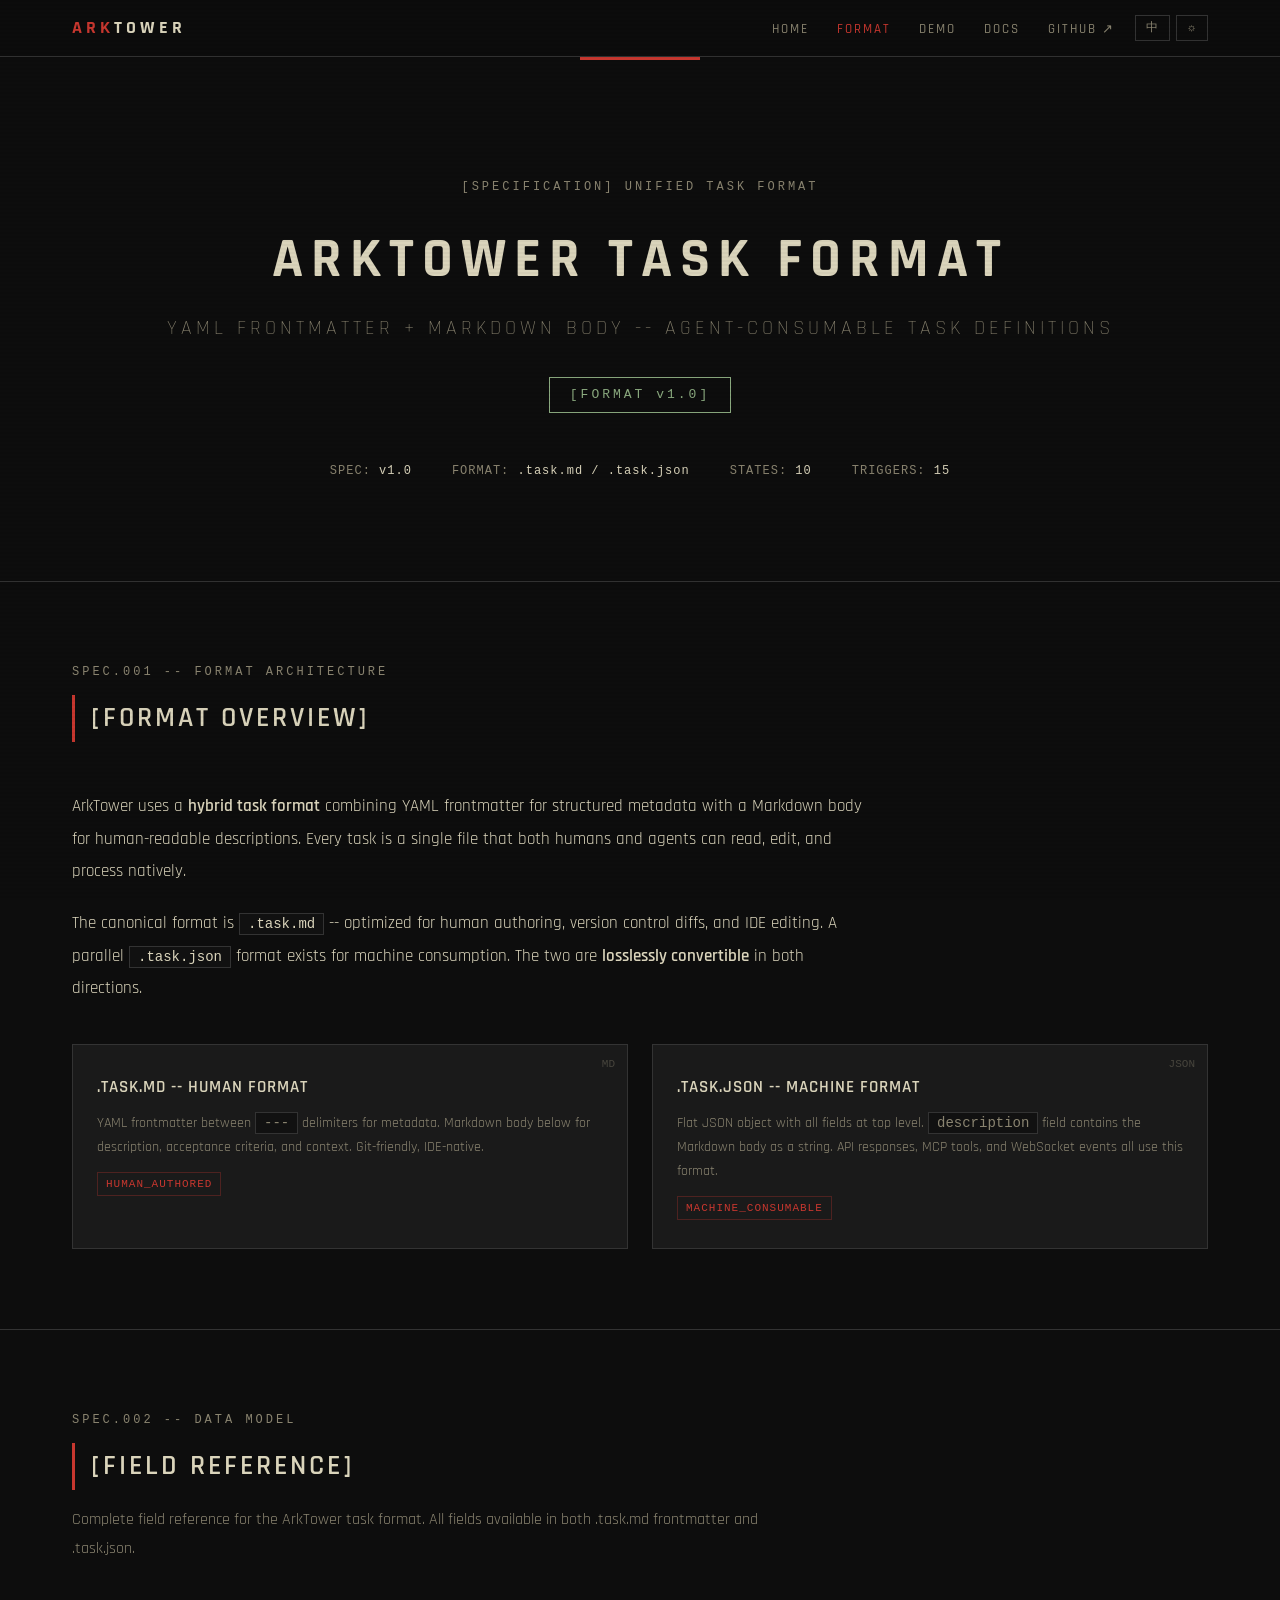
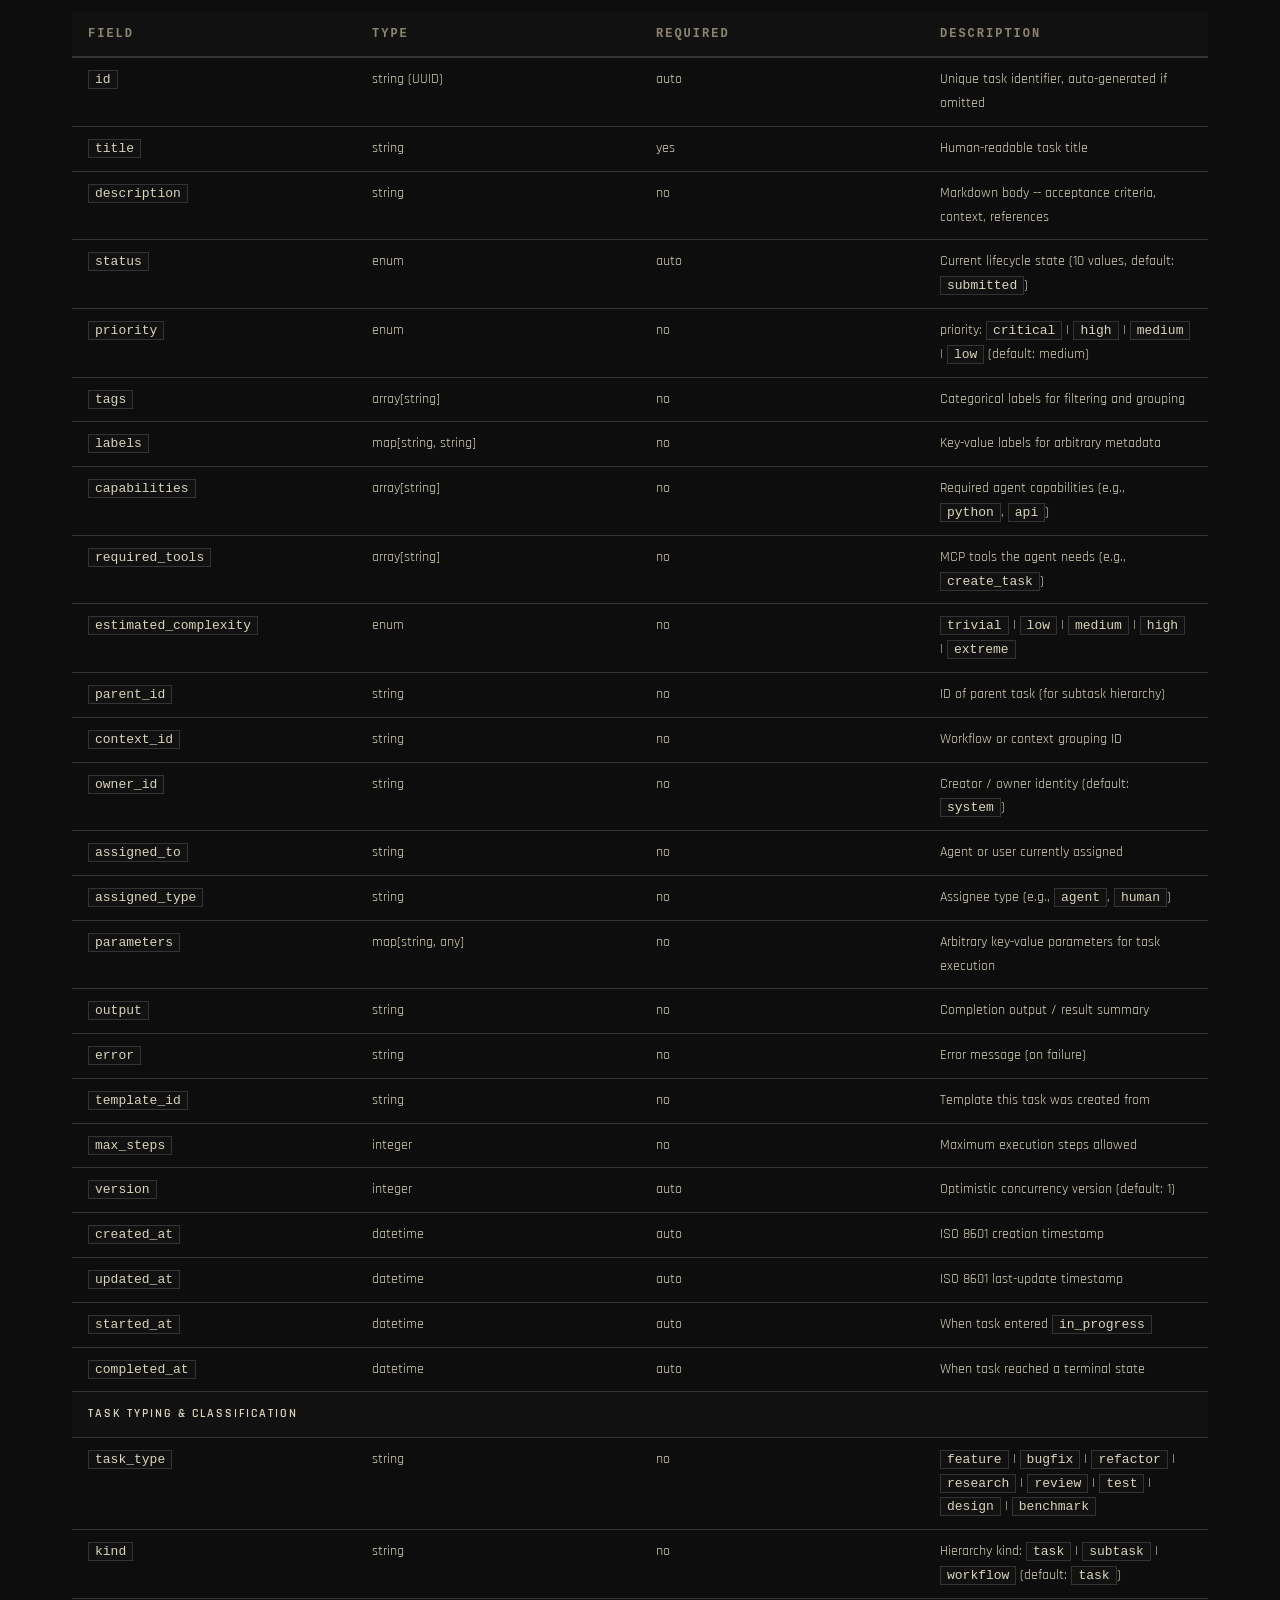
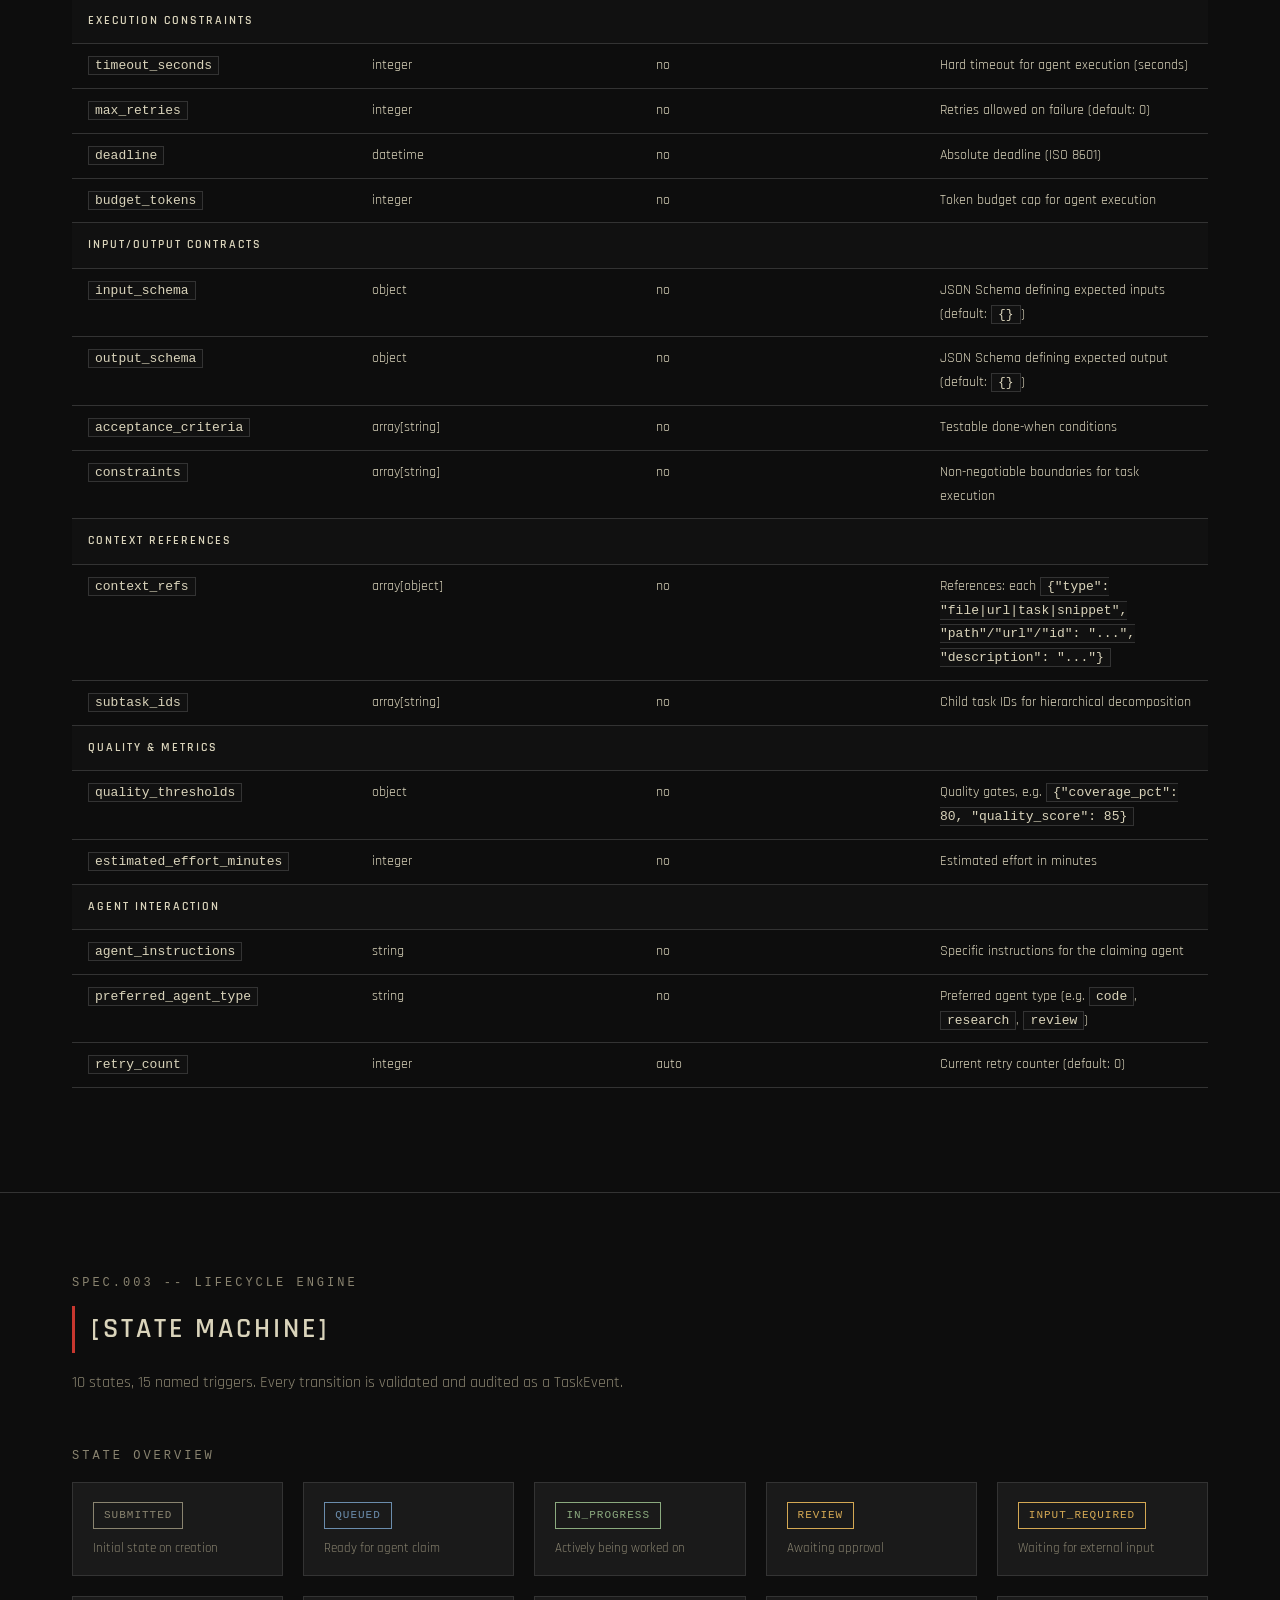
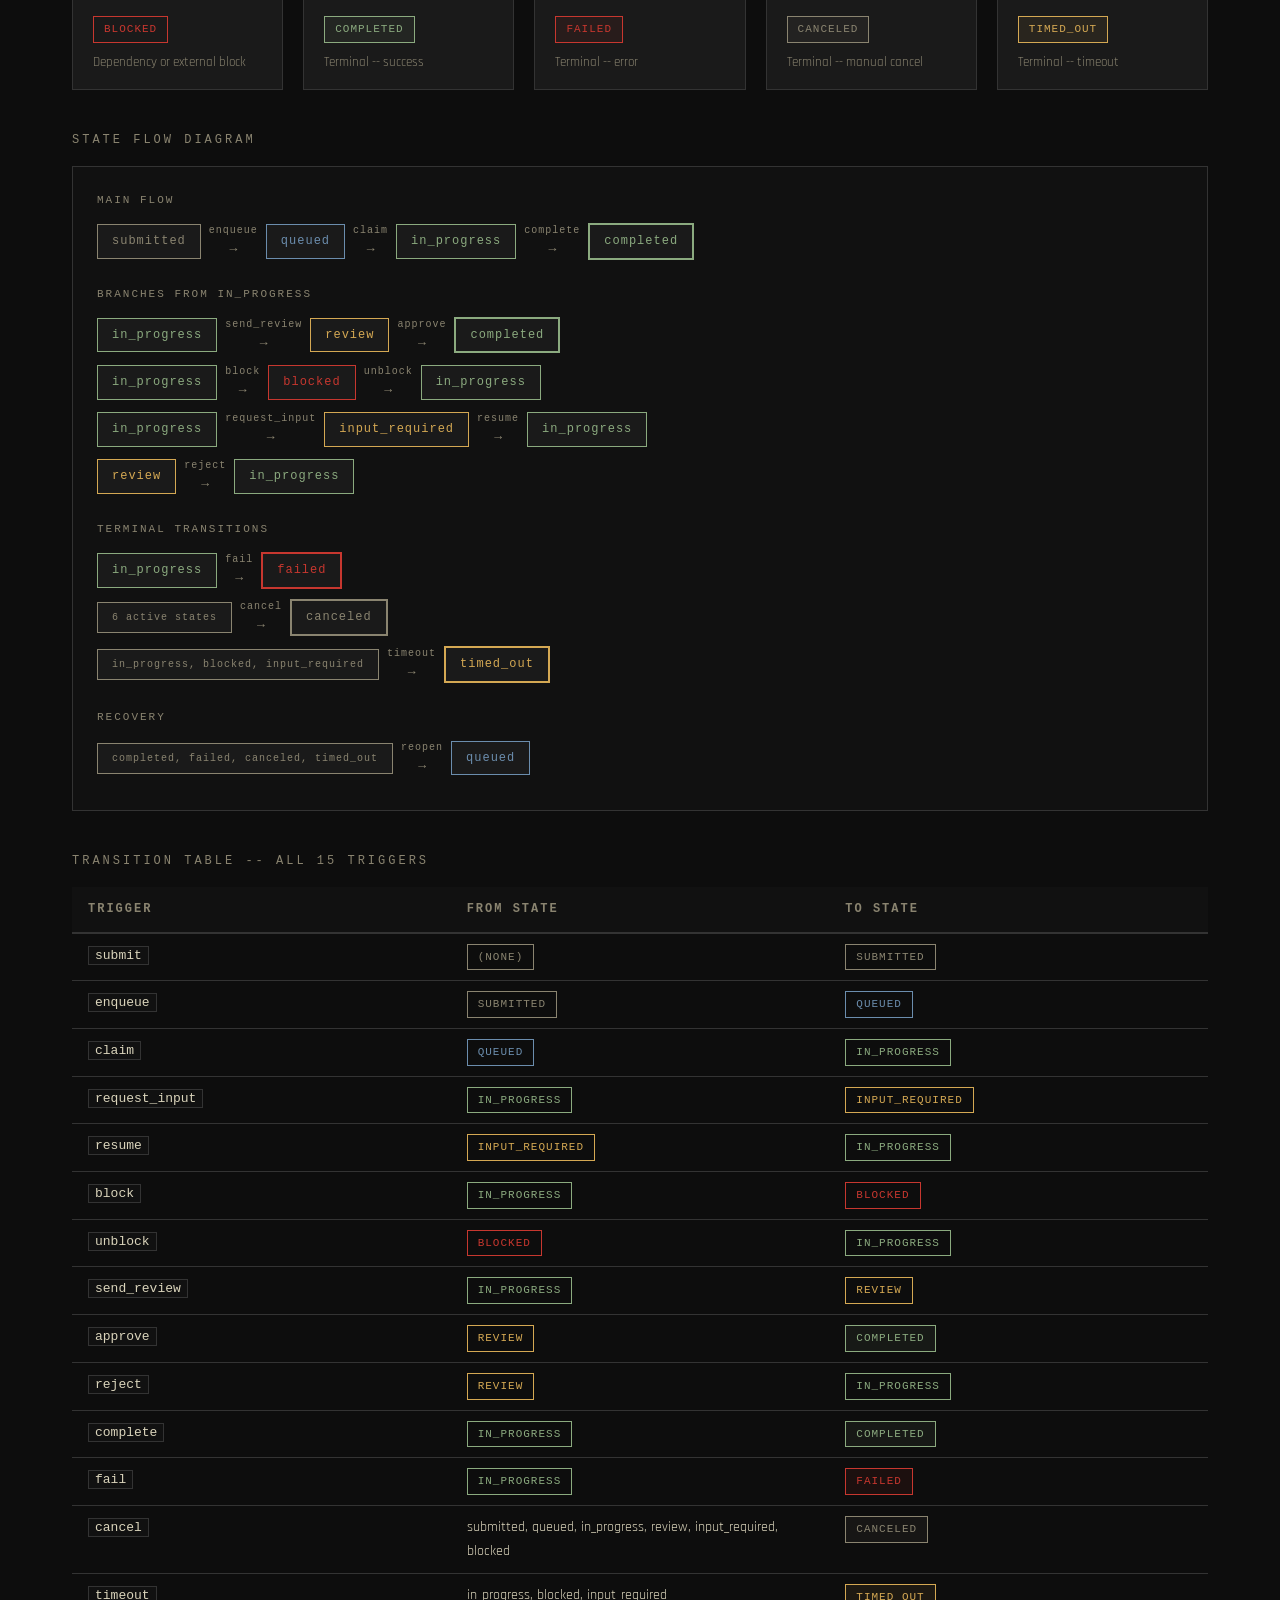
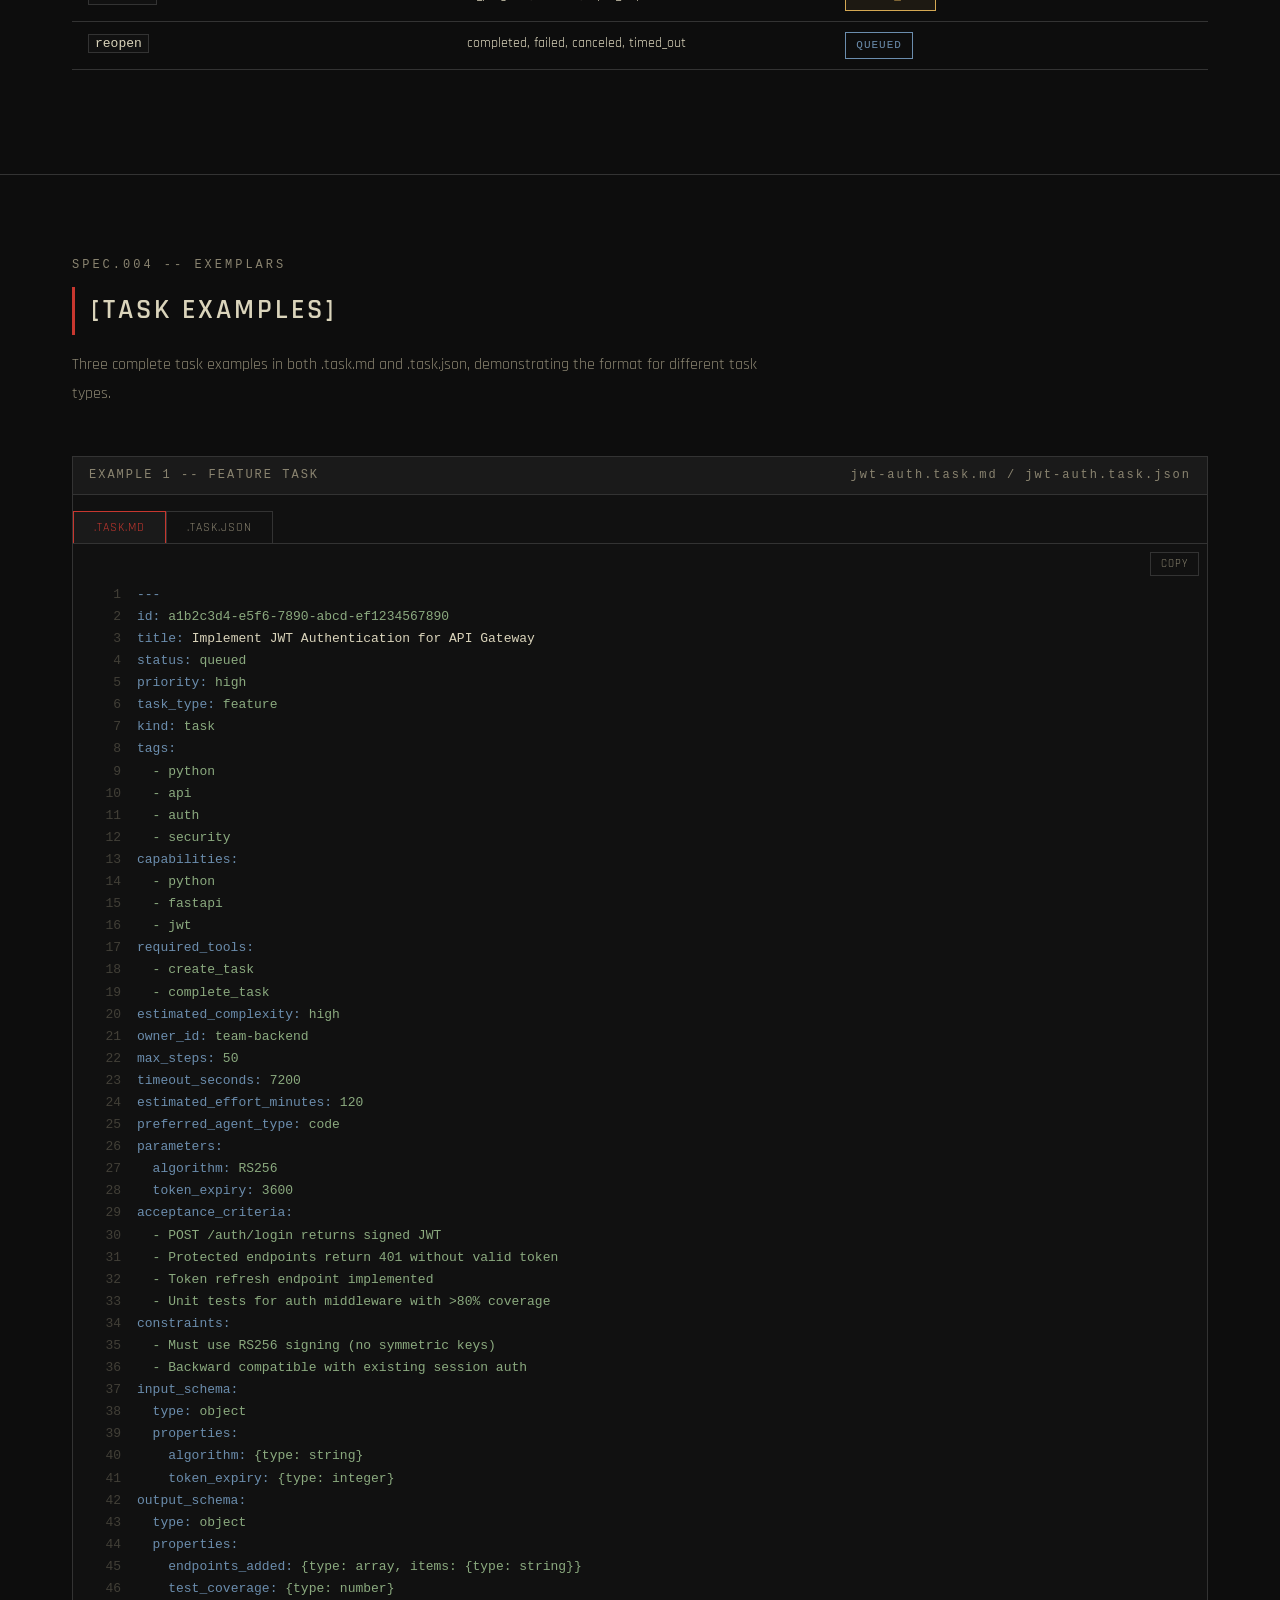
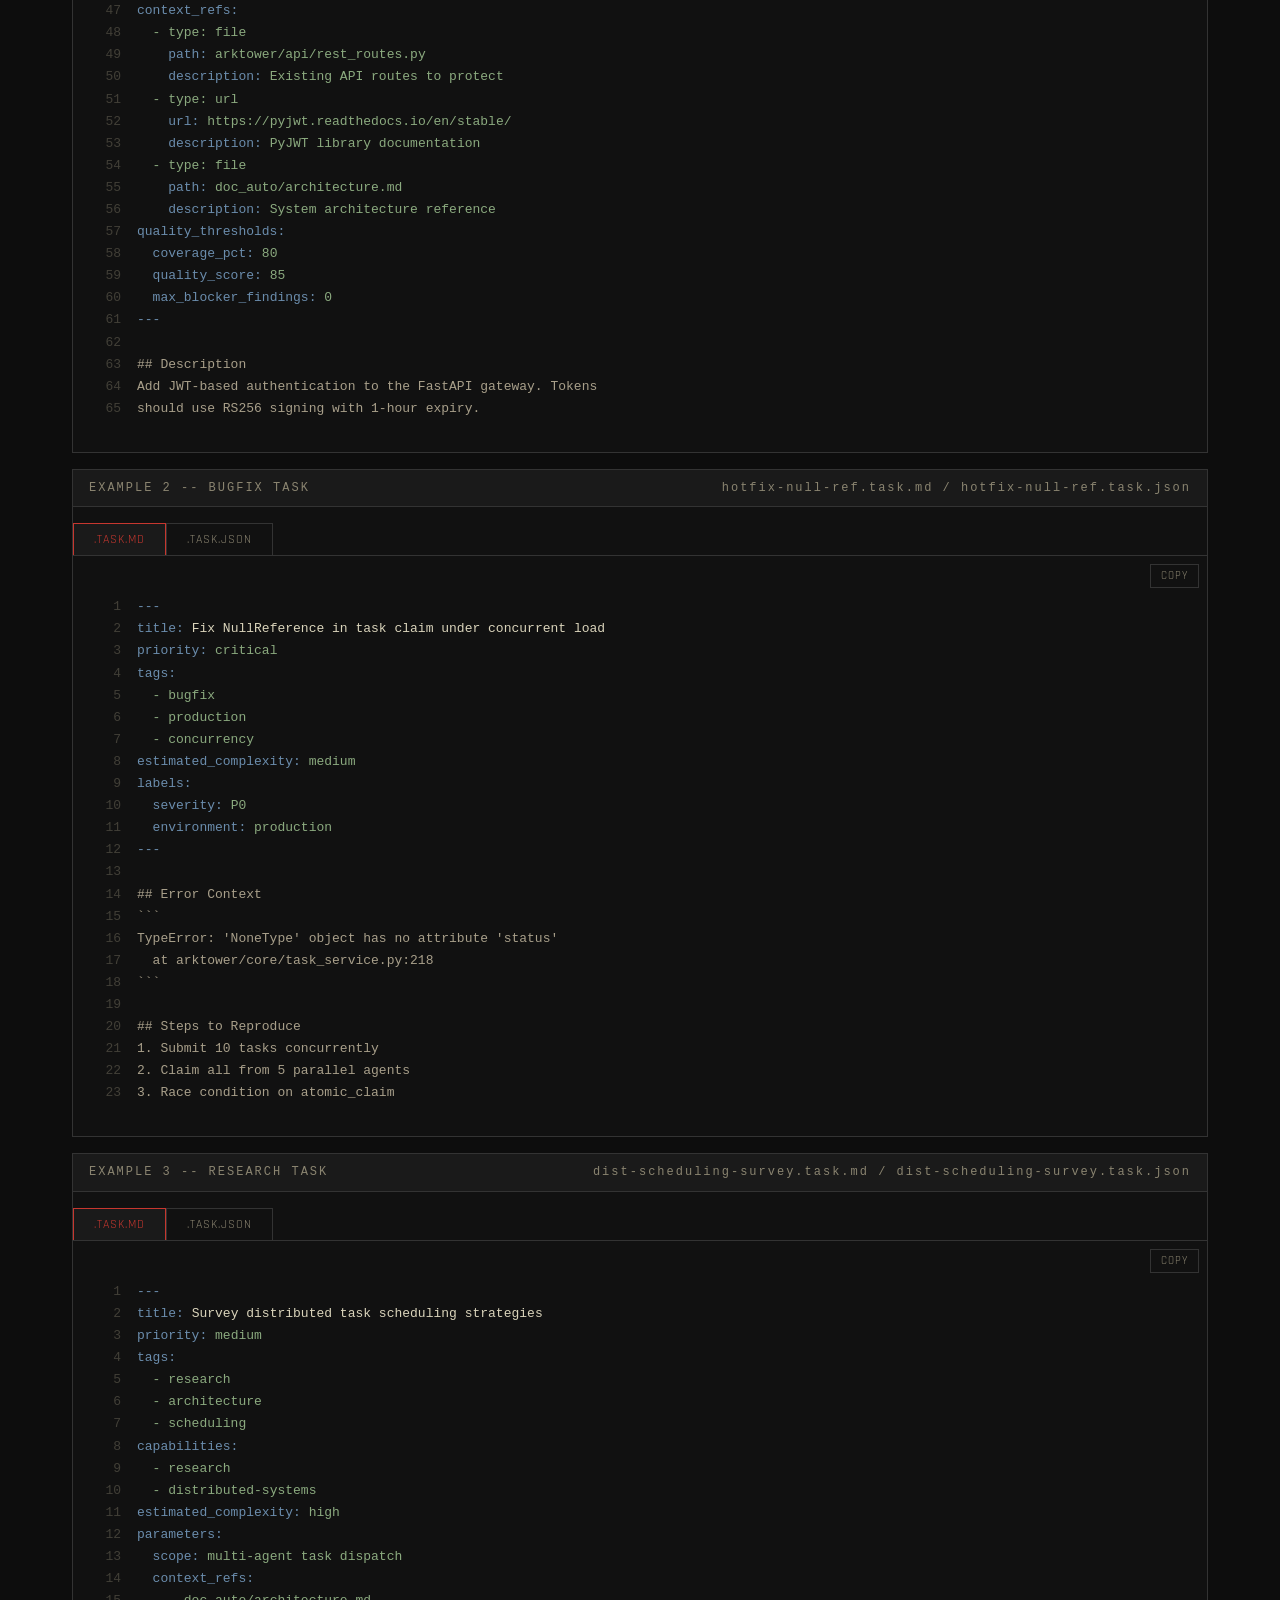
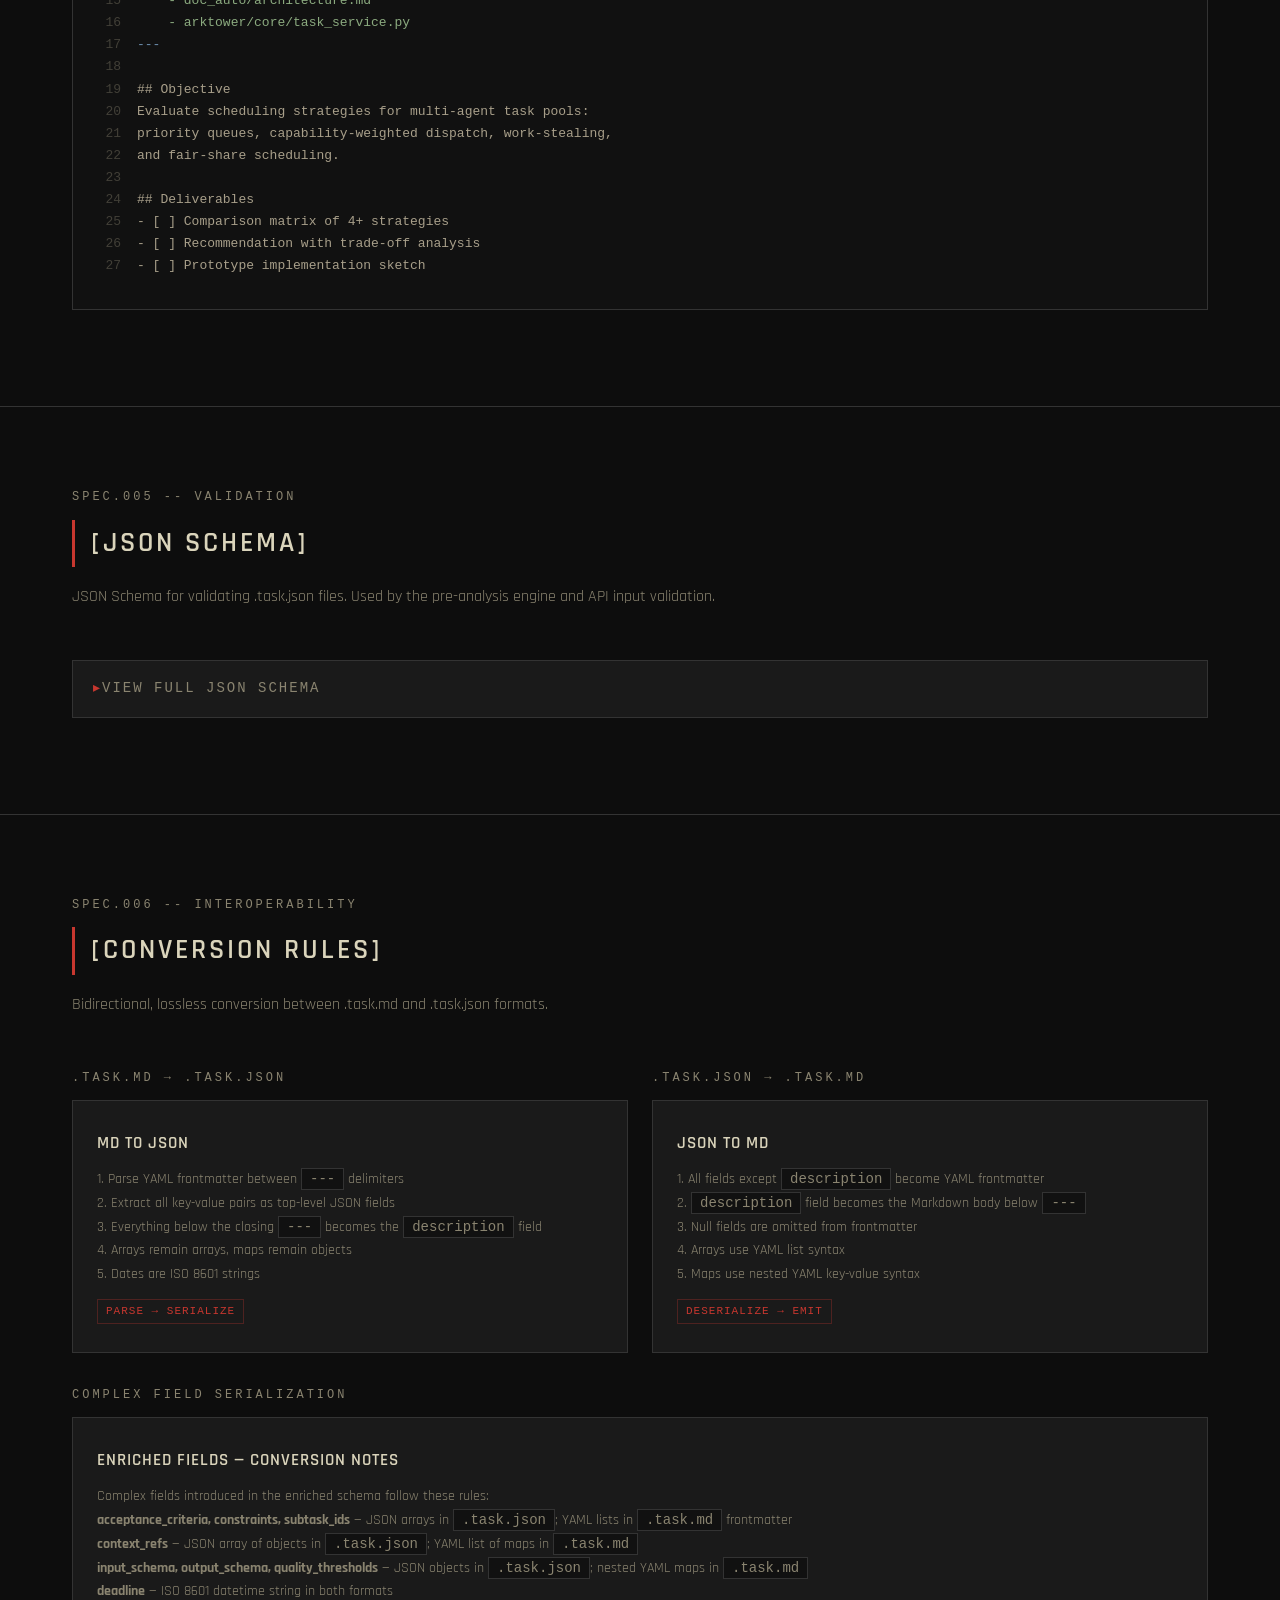
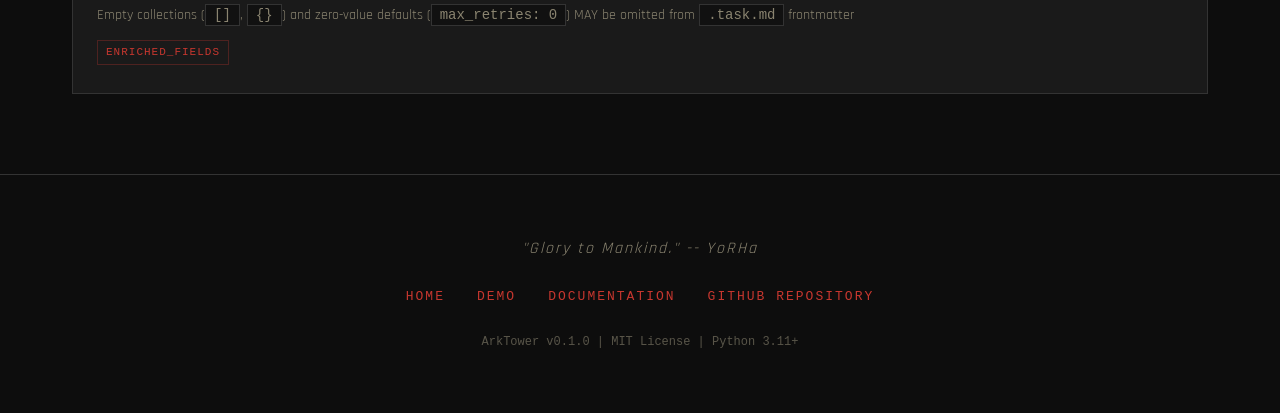
<file: docs/format.html>
<!DOCTYPE html>
<html lang="en" data-theme="dark">
<head>
  <meta charset="UTF-8">
  <meta name="viewport" content="width=device-width, initial-scale=1.0">
  <title>ArkTower — Task Format Specification</title>
  <meta name="description" content="ArkTower unified task format specification. YAML frontmatter + Markdown body agent-consumable task definitions.">
  <link rel="preconnect" href="https://fonts.googleapis.com">
  <link rel="preconnect" href="https://fonts.gstatic.com" crossorigin>
  <link href="https://fonts.googleapis.com/css2?family=Rajdhani:wght@300;400;500;600;700&display=swap" rel="stylesheet">
  <link rel="stylesheet" href="shared.css">
</head>
<body>

<div class="scanline-overlay"></div>

<nav>
  <div class="nav-inner">
    <a href="index.html" class="nav-brand"><span>Ark</span>Tower</a>
    <button class="nav-toggle" onclick="document.querySelector('.nav-links').classList.toggle('open')" aria-label="Toggle navigation">&#8801; MENU</button>
    <ul class="nav-links">
      <li><a href="index.html" data-i18n="nav.home">Home</a></li>
      <li><a href="format.html" class="active" data-i18n="nav.format">Format</a></li>
      <li><a href="demo.html" data-i18n="nav.demo">Demo</a></li>
      <li><a href="docs.html" data-i18n="nav.docs">Docs</a></li>
      <li><a href="https://github.com" target="_blank" rel="noopener">GitHub &#8599;</a></li>
    </ul>
    <div class="nav-controls">
      <button type="button" id="langToggle" aria-label="Toggle language">EN</button>
      <button type="button" id="themeToggle" aria-label="Toggle theme">&#9788;</button>
    </div>
  </div>
</nav>

<header class="hero">
  <div class="container">
    <div class="hero-serial" data-i18n="hero.serial">[SPECIFICATION] UNIFIED TASK FORMAT</div>
    <h1 class="hero-title-sm"><span class="accent">Ark</span>Tower <span data-i18n="hero.titleSuffix">Task Format</span></h1>
    <p class="hero-subtitle" data-i18n="hero.subtitle">YAML Frontmatter + Markdown Body -- Agent-Consumable Task Definitions</p>
    <div class="hero-badge">[FORMAT v1.0]</div>
    <div class="hero-meta">
      <div class="hero-meta-item" data-i18n="hero.spec">SPEC: <span>v1.0</span></div>
      <div class="hero-meta-item" data-i18n="hero.format">FORMAT: <span>.task.md / .task.json</span></div>
      <div class="hero-meta-item" data-i18n="hero.states">STATES: <span>10</span></div>
      <div class="hero-meta-item" data-i18n="hero.triggers">TRIGGERS: <span>15</span></div>
    </div>
  </div>
</header>

<!-- SPEC.001 -- Format Overview -->
<section id="overview">
  <div class="container">
    <div class="section-header">
      <div class="section-label" data-i18n="overview.label">SPEC.001 -- FORMAT ARCHITECTURE</div>
      <h2 class="section-title" data-i18n="overview.title">[FORMAT OVERVIEW]</h2>
    </div>
    <div class="about-content">
      <p data-i18n="overview.p1">
        ArkTower uses a <strong>hybrid task format</strong> combining YAML frontmatter for structured metadata with a Markdown body for human-readable descriptions. Every task is a single file that both humans and agents can read, edit, and process natively.
      </p>
      <p data-i18n="overview.p2">
        The canonical format is <span class="inline-code">.task.md</span> -- optimized for human authoring, version control diffs, and IDE editing. A parallel <span class="inline-code">.task.json</span> format exists for machine consumption. The two are <strong>losslessly convertible</strong> in both directions.
      </p>
    </div>

    <div style="margin-top: 40px;" class="two-col">
      <div class="feature-card" data-index="MD">
        <h3 data-i18n="overview.md.h">.task.md -- Human Format</h3>
        <p data-i18n="overview.md.p">YAML frontmatter between <span class="inline-code">---</span> delimiters for metadata. Markdown body below for description, acceptance criteria, and context. Git-friendly, IDE-native.</p>
        <span class="feature-tag">HUMAN_AUTHORED</span>
      </div>
      <div class="feature-card" data-index="JSON">
        <h3 data-i18n="overview.json.h">.task.json -- Machine Format</h3>
        <p data-i18n="overview.json.p">Flat JSON object with all fields at top level. <span class="inline-code">description</span> field contains the Markdown body as a string. API responses, MCP tools, and WebSocket events all use this format.</p>
        <span class="feature-tag">MACHINE_CONSUMABLE</span>
      </div>
    </div>
  </div>
</section>

<!-- SPEC.002 -- Field Reference -->
<section id="fields">
  <div class="container">
    <div class="section-header">
      <div class="section-label" data-i18n="fields.label">SPEC.002 -- DATA MODEL</div>
      <h2 class="section-title" data-i18n="fields.title">[FIELD REFERENCE]</h2>
      <p class="section-desc" data-i18n="fields.desc">Complete field reference for the ArkTower task format. All fields available in both .task.md frontmatter and .task.json.</p>
    </div>

    <table class="spec-table">
      <thead>
        <tr>
          <th data-i18n="fields.th.field">Field</th>
          <th data-i18n="fields.th.type">Type</th>
          <th data-i18n="fields.th.required">Required</th>
          <th data-i18n="fields.th.desc">Description</th>
        </tr>
      </thead>
      <tbody>
        <tr><td><code>id</code></td><td>string (UUID)</td><td>auto</td><td data-i18n="fields.id">Unique task identifier, auto-generated if omitted</td></tr>
        <tr><td><code>title</code></td><td>string</td><td>yes</td><td data-i18n="fields.title_f">Human-readable task title</td></tr>
        <tr><td><code>description</code></td><td>string</td><td>no</td><td data-i18n="fields.description">Markdown body -- acceptance criteria, context, references</td></tr>
        <tr><td><code>status</code></td><td>enum</td><td>auto</td><td data-i18n="fields.status">Current lifecycle state (10 values, default: <code>submitted</code>)</td></tr>
        <tr><td><code>priority</code></td><td>enum</td><td>no</td><td data-i18n="fields.priority">priority: <code>critical</code> | <code>high</code> | <code>medium</code> | <code>low</code> (default: medium)</td></tr>
        <tr><td><code>tags</code></td><td>array[string]</td><td>no</td><td data-i18n="fields.tags">Categorical labels for filtering and grouping</td></tr>
        <tr><td><code>labels</code></td><td>map[string, string]</td><td>no</td><td data-i18n="fields.labels">Key-value labels for arbitrary metadata</td></tr>
        <tr><td><code>capabilities</code></td><td>array[string]</td><td>no</td><td data-i18n="fields.capabilities">Required agent capabilities (e.g., <code>python</code>, <code>api</code>)</td></tr>
        <tr><td><code>required_tools</code></td><td>array[string]</td><td>no</td><td data-i18n="fields.required_tools">MCP tools the agent needs (e.g., <code>create_task</code>)</td></tr>
        <tr><td><code>estimated_complexity</code></td><td>enum</td><td>no</td><td><code>trivial</code> | <code>low</code> | <code>medium</code> | <code>high</code> | <code>extreme</code></td></tr>
        <tr><td><code>parent_id</code></td><td>string</td><td>no</td><td data-i18n="fields.parent_id">ID of parent task (for subtask hierarchy)</td></tr>
        <tr><td><code>context_id</code></td><td>string</td><td>no</td><td data-i18n="fields.context_id">Workflow or context grouping ID</td></tr>
        <tr><td><code>owner_id</code></td><td>string</td><td>no</td><td data-i18n="fields.owner_id">Creator / owner identity (default: <code>system</code>)</td></tr>
        <tr><td><code>assigned_to</code></td><td>string</td><td>no</td><td data-i18n="fields.assigned_to">Agent or user currently assigned</td></tr>
        <tr><td><code>assigned_type</code></td><td>string</td><td>no</td><td data-i18n="fields.assigned_type">Assignee type (e.g., <code>agent</code>, <code>human</code>)</td></tr>
        <tr><td><code>parameters</code></td><td>map[string, any]</td><td>no</td><td data-i18n="fields.parameters">Arbitrary key-value parameters for task execution</td></tr>
        <tr><td><code>output</code></td><td>string</td><td>no</td><td data-i18n="fields.output">Completion output / result summary</td></tr>
        <tr><td><code>error</code></td><td>string</td><td>no</td><td data-i18n="fields.error">Error message (on failure)</td></tr>
        <tr><td><code>template_id</code></td><td>string</td><td>no</td><td data-i18n="fields.template_id">Template this task was created from</td></tr>
        <tr><td><code>max_steps</code></td><td>integer</td><td>no</td><td data-i18n="fields.max_steps">Maximum execution steps allowed</td></tr>
        <tr><td><code>version</code></td><td>integer</td><td>auto</td><td data-i18n="fields.version">Optimistic concurrency version (default: 1)</td></tr>
        <tr><td><code>created_at</code></td><td>datetime</td><td>auto</td><td data-i18n="fields.created_at">ISO 8601 creation timestamp</td></tr>
        <tr><td><code>updated_at</code></td><td>datetime</td><td>auto</td><td data-i18n="fields.updated_at">ISO 8601 last-update timestamp</td></tr>
        <tr><td><code>started_at</code></td><td>datetime</td><td>auto</td><td data-i18n="fields.started_at">When task entered <code>in_progress</code></td></tr>
        <tr><td><code>completed_at</code></td><td>datetime</td><td>auto</td><td data-i18n="fields.completed_at">When task reached a terminal state</td></tr>

        <tr><td colspan="4" style="background:var(--bg-code);font-weight:600;letter-spacing:2px;text-transform:uppercase;font-size:12px;padding:12px 16px;">Task Typing &amp; Classification</td></tr>
        <tr><td><code>task_type</code></td><td>string</td><td>no</td><td><code>feature</code> | <code>bugfix</code> | <code>refactor</code> | <code>research</code> | <code>review</code> | <code>test</code> | <code>design</code> | <code>benchmark</code></td></tr>
        <tr><td><code>kind</code></td><td>string</td><td>no</td><td>Hierarchy kind: <code>task</code> | <code>subtask</code> | <code>workflow</code> (default: <code>task</code>)</td></tr>

        <tr><td colspan="4" style="background:var(--bg-code);font-weight:600;letter-spacing:2px;text-transform:uppercase;font-size:12px;padding:12px 16px;">Execution Constraints</td></tr>
        <tr><td><code>timeout_seconds</code></td><td>integer</td><td>no</td><td>Hard timeout for agent execution (seconds)</td></tr>
        <tr><td><code>max_retries</code></td><td>integer</td><td>no</td><td>Retries allowed on failure (default: 0)</td></tr>
        <tr><td><code>deadline</code></td><td>datetime</td><td>no</td><td>Absolute deadline (ISO 8601)</td></tr>
        <tr><td><code>budget_tokens</code></td><td>integer</td><td>no</td><td>Token budget cap for agent execution</td></tr>

        <tr><td colspan="4" style="background:var(--bg-code);font-weight:600;letter-spacing:2px;text-transform:uppercase;font-size:12px;padding:12px 16px;">Input/Output Contracts</td></tr>
        <tr><td><code>input_schema</code></td><td>object</td><td>no</td><td>JSON Schema defining expected inputs (default: <code>{}</code>)</td></tr>
        <tr><td><code>output_schema</code></td><td>object</td><td>no</td><td>JSON Schema defining expected output (default: <code>{}</code>)</td></tr>
        <tr><td><code>acceptance_criteria</code></td><td>array[string]</td><td>no</td><td>Testable done-when conditions</td></tr>
        <tr><td><code>constraints</code></td><td>array[string]</td><td>no</td><td>Non-negotiable boundaries for task execution</td></tr>

        <tr><td colspan="4" style="background:var(--bg-code);font-weight:600;letter-spacing:2px;text-transform:uppercase;font-size:12px;padding:12px 16px;">Context References</td></tr>
        <tr><td><code>context_refs</code></td><td>array[object]</td><td>no</td><td>References: each <code>{"type": "file|url|task|snippet", "path"/"url"/"id": "...", "description": "..."}</code></td></tr>
        <tr><td><code>subtask_ids</code></td><td>array[string]</td><td>no</td><td>Child task IDs for hierarchical decomposition</td></tr>

        <tr><td colspan="4" style="background:var(--bg-code);font-weight:600;letter-spacing:2px;text-transform:uppercase;font-size:12px;padding:12px 16px;">Quality &amp; Metrics</td></tr>
        <tr><td><code>quality_thresholds</code></td><td>object</td><td>no</td><td>Quality gates, e.g. <code>{"coverage_pct": 80, "quality_score": 85}</code></td></tr>
        <tr><td><code>estimated_effort_minutes</code></td><td>integer</td><td>no</td><td>Estimated effort in minutes</td></tr>

        <tr><td colspan="4" style="background:var(--bg-code);font-weight:600;letter-spacing:2px;text-transform:uppercase;font-size:12px;padding:12px 16px;">Agent Interaction</td></tr>
        <tr><td><code>agent_instructions</code></td><td>string</td><td>no</td><td>Specific instructions for the claiming agent</td></tr>
        <tr><td><code>preferred_agent_type</code></td><td>string</td><td>no</td><td>Preferred agent type (e.g. <code>code</code>, <code>research</code>, <code>review</code>)</td></tr>
        <tr><td><code>retry_count</code></td><td>integer</td><td>auto</td><td>Current retry counter (default: 0)</td></tr>
      </tbody>
    </table>
  </div>
</section>

<!-- SPEC.003 -- State Machine -->
<section id="states">
  <div class="container">
    <div class="section-header">
      <div class="section-label" data-i18n="states.label">SPEC.003 -- LIFECYCLE ENGINE</div>
      <h2 class="section-title" data-i18n="states.title">[STATE MACHINE]</h2>
      <p class="section-desc" data-i18n="states.desc">10 states, 15 named triggers. Every transition is validated and audited as a TaskEvent.</p>
    </div>

    <div style="margin-bottom: 40px;">
      <div class="section-label" style="margin-bottom: 16px;" data-i18n="states.overview">STATE OVERVIEW</div>
      <div class="feature-grid" style="grid-template-columns: repeat(auto-fill, minmax(200px, 1fr));">
        <div style="background:var(--bg-card);border:1px solid var(--border);padding:16px 20px;">
          <span class="badge badge-submitted">submitted</span>
          <p style="font-size:13px;color:var(--text-dim);margin-top:8px;" data-i18n="states.submitted">Initial state on creation</p>
        </div>
        <div style="background:var(--bg-card);border:1px solid var(--border);padding:16px 20px;">
          <span class="badge badge-queued">queued</span>
          <p style="font-size:13px;color:var(--text-dim);margin-top:8px;" data-i18n="states.queued">Ready for agent claim</p>
        </div>
        <div style="background:var(--bg-card);border:1px solid var(--border);padding:16px 20px;">
          <span class="badge badge-in_progress">in_progress</span>
          <p style="font-size:13px;color:var(--text-dim);margin-top:8px;" data-i18n="states.in_progress">Actively being worked on</p>
        </div>
        <div style="background:var(--bg-card);border:1px solid var(--border);padding:16px 20px;">
          <span class="badge badge-review">review</span>
          <p style="font-size:13px;color:var(--text-dim);margin-top:8px;" data-i18n="states.review">Awaiting approval</p>
        </div>
        <div style="background:var(--bg-card);border:1px solid var(--border);padding:16px 20px;">
          <span class="badge badge-input_required">input_required</span>
          <p style="font-size:13px;color:var(--text-dim);margin-top:8px;" data-i18n="states.input_required">Waiting for external input</p>
        </div>
        <div style="background:var(--bg-card);border:1px solid var(--border);padding:16px 20px;">
          <span class="badge badge-blocked">blocked</span>
          <p style="font-size:13px;color:var(--text-dim);margin-top:8px;" data-i18n="states.blocked">Dependency or external block</p>
        </div>
        <div style="background:var(--bg-card);border:1px solid var(--border);padding:16px 20px;">
          <span class="badge badge-completed">completed</span>
          <p style="font-size:13px;color:var(--text-dim);margin-top:8px;" data-i18n="states.completed">Terminal -- success</p>
        </div>
        <div style="background:var(--bg-card);border:1px solid var(--border);padding:16px 20px;">
          <span class="badge badge-failed">failed</span>
          <p style="font-size:13px;color:var(--text-dim);margin-top:8px;" data-i18n="states.failed">Terminal -- error</p>
        </div>
        <div style="background:var(--bg-card);border:1px solid var(--border);padding:16px 20px;">
          <span class="badge badge-canceled">canceled</span>
          <p style="font-size:13px;color:var(--text-dim);margin-top:8px;" data-i18n="states.canceled">Terminal -- manual cancel</p>
        </div>
        <div style="background:var(--bg-card);border:1px solid var(--border);padding:16px 20px;">
          <span class="badge badge-timed_out">timed_out</span>
          <p style="font-size:13px;color:var(--text-dim);margin-top:8px;" data-i18n="states.timed_out">Terminal -- timeout</p>
        </div>
      </div>
    </div>

    <div style="margin-bottom: 40px;">
      <div class="section-label" style="margin-bottom: 16px;" data-i18n="states.flow_title">STATE FLOW DIAGRAM</div>
      <div class="state-flow">
        <!-- Main flow -->
        <div class="state-flow-section">
          <div class="state-flow-label" data-i18n="states.main_flow">MAIN FLOW</div>
          <div class="state-flow-row">
            <div class="state-box" data-status="submitted">submitted</div>
            <div class="state-arrow"><span class="state-arrow-label">enqueue</span>&rarr;</div>
            <div class="state-box" data-status="queued">queued</div>
            <div class="state-arrow"><span class="state-arrow-label">claim</span>&rarr;</div>
            <div class="state-box" data-status="in_progress">in_progress</div>
            <div class="state-arrow"><span class="state-arrow-label">complete</span>&rarr;</div>
            <div class="state-box" data-status="completed">completed</div>
          </div>
        </div>

        <!-- Branching from in_progress -->
        <div class="state-flow-section">
          <div class="state-flow-label" data-i18n="states.branches">BRANCHES FROM in_progress</div>
          <div class="state-flow-row">
            <div class="state-box" data-status="in_progress">in_progress</div>
            <div class="state-arrow"><span class="state-arrow-label">send_review</span>&rarr;</div>
            <div class="state-box" data-status="review">review</div>
            <div class="state-arrow"><span class="state-arrow-label">approve</span>&rarr;</div>
            <div class="state-box" data-status="completed">completed</div>
          </div>
          <div class="state-flow-row">
            <div class="state-box" data-status="in_progress">in_progress</div>
            <div class="state-arrow"><span class="state-arrow-label">block</span>&rarr;</div>
            <div class="state-box" data-status="blocked">blocked</div>
            <div class="state-arrow"><span class="state-arrow-label">unblock</span>&rarr;</div>
            <div class="state-box" data-status="in_progress">in_progress</div>
          </div>
          <div class="state-flow-row">
            <div class="state-box" data-status="in_progress">in_progress</div>
            <div class="state-arrow"><span class="state-arrow-label">request_input</span>&rarr;</div>
            <div class="state-box" data-status="input_required">input_required</div>
            <div class="state-arrow"><span class="state-arrow-label">resume</span>&rarr;</div>
            <div class="state-box" data-status="in_progress">in_progress</div>
          </div>
          <div class="state-flow-row">
            <div class="state-box" data-status="review">review</div>
            <div class="state-arrow"><span class="state-arrow-label">reject</span>&rarr;</div>
            <div class="state-box" data-status="in_progress">in_progress</div>
          </div>
        </div>

        <!-- Terminal paths -->
        <div class="state-flow-section">
          <div class="state-flow-label" data-i18n="states.terminal">TERMINAL TRANSITIONS</div>
          <div class="state-flow-row">
            <div class="state-box" data-status="in_progress">in_progress</div>
            <div class="state-arrow"><span class="state-arrow-label">fail</span>&rarr;</div>
            <div class="state-box" data-status="failed">failed</div>
          </div>
          <div class="state-flow-row">
            <div class="state-box" style="font-size:10px;color:var(--text-dim);border-color:var(--text-dim);" data-i18n="states.six_states">6 active states</div>
            <div class="state-arrow"><span class="state-arrow-label">cancel</span>&rarr;</div>
            <div class="state-box" data-status="canceled">canceled</div>
          </div>
          <div class="state-flow-row">
            <div class="state-box" style="font-size:10px;color:var(--text-dim);border-color:var(--text-dim);">in_progress, blocked, input_required</div>
            <div class="state-arrow"><span class="state-arrow-label">timeout</span>&rarr;</div>
            <div class="state-box" data-status="timed_out">timed_out</div>
          </div>
        </div>

        <!-- Reopen -->
        <div class="state-flow-section">
          <div class="state-flow-label" data-i18n="states.recovery">RECOVERY</div>
          <div class="state-flow-row">
            <div class="state-box" style="font-size:10px;color:var(--text-dim);border-color:var(--text-dim);">completed, failed, canceled, timed_out</div>
            <div class="state-arrow"><span class="state-arrow-label">reopen</span>&rarr;</div>
            <div class="state-box" data-status="queued">queued</div>
          </div>
        </div>
      </div>
    </div>

    <div class="section-label" style="margin-bottom: 16px;" data-i18n="states.table_title">TRANSITION TABLE -- ALL 15 TRIGGERS</div>
    <table class="spec-table">
      <thead>
        <tr>
          <th data-i18n="states.th.trigger">Trigger</th>
          <th data-i18n="states.th.from">From State</th>
          <th data-i18n="states.th.to">To State</th>
        </tr>
      </thead>
      <tbody>
        <tr><td><code>submit</code></td><td><span class="badge badge-submitted">(none)</span></td><td><span class="badge badge-submitted">submitted</span></td></tr>
        <tr><td><code>enqueue</code></td><td><span class="badge badge-submitted">submitted</span></td><td><span class="badge badge-queued">queued</span></td></tr>
        <tr><td><code>claim</code></td><td><span class="badge badge-queued">queued</span></td><td><span class="badge badge-in_progress">in_progress</span></td></tr>
        <tr><td><code>request_input</code></td><td><span class="badge badge-in_progress">in_progress</span></td><td><span class="badge badge-input_required">input_required</span></td></tr>
        <tr><td><code>resume</code></td><td><span class="badge badge-input_required">input_required</span></td><td><span class="badge badge-in_progress">in_progress</span></td></tr>
        <tr><td><code>block</code></td><td><span class="badge badge-in_progress">in_progress</span></td><td><span class="badge badge-blocked">blocked</span></td></tr>
        <tr><td><code>unblock</code></td><td><span class="badge badge-blocked">blocked</span></td><td><span class="badge badge-in_progress">in_progress</span></td></tr>
        <tr><td><code>send_review</code></td><td><span class="badge badge-in_progress">in_progress</span></td><td><span class="badge badge-review">review</span></td></tr>
        <tr><td><code>approve</code></td><td><span class="badge badge-review">review</span></td><td><span class="badge badge-completed">completed</span></td></tr>
        <tr><td><code>reject</code></td><td><span class="badge badge-review">review</span></td><td><span class="badge badge-in_progress">in_progress</span></td></tr>
        <tr><td><code>complete</code></td><td><span class="badge badge-in_progress">in_progress</span></td><td><span class="badge badge-completed">completed</span></td></tr>
        <tr><td><code>fail</code></td><td><span class="badge badge-in_progress">in_progress</span></td><td><span class="badge badge-failed">failed</span></td></tr>
        <tr><td><code>cancel</code></td><td>submitted, queued, in_progress, review, input_required, blocked</td><td><span class="badge badge-canceled">canceled</span></td></tr>
        <tr><td><code>timeout</code></td><td>in_progress, blocked, input_required</td><td><span class="badge badge-timed_out">timed_out</span></td></tr>
        <tr><td><code>reopen</code></td><td>completed, failed, canceled, timed_out</td><td><span class="badge badge-queued">queued</span></td></tr>
      </tbody>
    </table>
  </div>
</section>

<!-- SPEC.004 -- Task Examples -->
<section id="examples">
  <div class="container">
    <div class="section-header">
      <div class="section-label" data-i18n="examples.label">SPEC.004 -- EXEMPLARS</div>
      <h2 class="section-title" data-i18n="examples.title">[TASK EXAMPLES]</h2>
      <p class="section-desc" data-i18n="examples.desc">Three complete task examples in both .task.md and .task.json, demonstrating the format for different task types.</p>
    </div>

    <div class="lined-code">
      <div class="code-header">
        <span data-i18n="examples.ex1">EXAMPLE 1 -- FEATURE TASK</span>
        <span>jwt-auth.task.md / jwt-auth.task.json</span>
      </div>
      <div class="format-tabs">
        <div class="tab-header">
          <button type="button" class="tab-btn active" onclick="switchTab(this, 'md')">.task.md</button>
          <button type="button" class="tab-btn" onclick="switchTab(this, 'json')">.task.json</button>
        </div>
        <div class="tab-content active" data-tab="md">
          <div class="code-block-wrapper">
            <button type="button" class="copy-btn" onclick="copyCode(this)">COPY</button>
      <pre><span class="ln"> 1</span><span class="yaml-key">---</span>
<span class="ln"> 2</span><span class="yaml-key">id:</span> <span class="yaml-val">a1b2c3d4-e5f6-7890-abcd-ef1234567890</span>
<span class="ln"> 3</span><span class="yaml-key">title:</span> <span class="yaml-str">Implement JWT Authentication for API Gateway</span>
<span class="ln"> 4</span><span class="yaml-key">status:</span> <span class="yaml-val">queued</span>
<span class="ln"> 5</span><span class="yaml-key">priority:</span> <span class="yaml-val">high</span>
<span class="ln"> 6</span><span class="yaml-key">task_type:</span> <span class="yaml-val">feature</span>
<span class="ln"> 7</span><span class="yaml-key">kind:</span> <span class="yaml-val">task</span>
<span class="ln"> 8</span><span class="yaml-key">tags:</span>
<span class="ln"> 9</span>  <span class="yaml-val">- python</span>
<span class="ln">10</span>  <span class="yaml-val">- api</span>
<span class="ln">11</span>  <span class="yaml-val">- auth</span>
<span class="ln">12</span>  <span class="yaml-val">- security</span>
<span class="ln">13</span><span class="yaml-key">capabilities:</span>
<span class="ln">14</span>  <span class="yaml-val">- python</span>
<span class="ln">15</span>  <span class="yaml-val">- fastapi</span>
<span class="ln">16</span>  <span class="yaml-val">- jwt</span>
<span class="ln">17</span><span class="yaml-key">required_tools:</span>
<span class="ln">18</span>  <span class="yaml-val">- create_task</span>
<span class="ln">19</span>  <span class="yaml-val">- complete_task</span>
<span class="ln">20</span><span class="yaml-key">estimated_complexity:</span> <span class="yaml-val">high</span>
<span class="ln">21</span><span class="yaml-key">owner_id:</span> <span class="yaml-val">team-backend</span>
<span class="ln">22</span><span class="yaml-key">max_steps:</span> <span class="yaml-val">50</span>
<span class="ln">23</span><span class="yaml-key">timeout_seconds:</span> <span class="yaml-val">7200</span>
<span class="ln">24</span><span class="yaml-key">estimated_effort_minutes:</span> <span class="yaml-val">120</span>
<span class="ln">25</span><span class="yaml-key">preferred_agent_type:</span> <span class="yaml-val">code</span>
<span class="ln">26</span><span class="yaml-key">parameters:</span>
<span class="ln">27</span>  <span class="yaml-key">algorithm:</span> <span class="yaml-val">RS256</span>
<span class="ln">28</span>  <span class="yaml-key">token_expiry:</span> <span class="yaml-val">3600</span>
<span class="ln">29</span><span class="yaml-key">acceptance_criteria:</span>
<span class="ln">30</span>  <span class="yaml-val">- POST /auth/login returns signed JWT</span>
<span class="ln">31</span>  <span class="yaml-val">- Protected endpoints return 401 without valid token</span>
<span class="ln">32</span>  <span class="yaml-val">- Token refresh endpoint implemented</span>
<span class="ln">33</span>  <span class="yaml-val">- Unit tests for auth middleware with &gt;80% coverage</span>
<span class="ln">34</span><span class="yaml-key">constraints:</span>
<span class="ln">35</span>  <span class="yaml-val">- Must use RS256 signing (no symmetric keys)</span>
<span class="ln">36</span>  <span class="yaml-val">- Backward compatible with existing session auth</span>
<span class="ln">37</span><span class="yaml-key">input_schema:</span>
<span class="ln">38</span>  <span class="yaml-key">type:</span> <span class="yaml-val">object</span>
<span class="ln">39</span>  <span class="yaml-key">properties:</span>
<span class="ln">40</span>    <span class="yaml-key">algorithm:</span> <span class="yaml-val">{type: string}</span>
<span class="ln">41</span>    <span class="yaml-key">token_expiry:</span> <span class="yaml-val">{type: integer}</span>
<span class="ln">42</span><span class="yaml-key">output_schema:</span>
<span class="ln">43</span>  <span class="yaml-key">type:</span> <span class="yaml-val">object</span>
<span class="ln">44</span>  <span class="yaml-key">properties:</span>
<span class="ln">45</span>    <span class="yaml-key">endpoints_added:</span> <span class="yaml-val">{type: array, items: {type: string}}</span>
<span class="ln">46</span>    <span class="yaml-key">test_coverage:</span> <span class="yaml-val">{type: number}</span>
<span class="ln">47</span><span class="yaml-key">context_refs:</span>
<span class="ln">48</span>  <span class="yaml-val">- type: file</span>
<span class="ln">49</span>    <span class="yaml-key">path:</span> <span class="yaml-val">arktower/api/rest_routes.py</span>
<span class="ln">50</span>    <span class="yaml-key">description:</span> <span class="yaml-val">Existing API routes to protect</span>
<span class="ln">51</span>  <span class="yaml-val">- type: url</span>
<span class="ln">52</span>    <span class="yaml-key">url:</span> <span class="yaml-val">https://pyjwt.readthedocs.io/en/stable/</span>
<span class="ln">53</span>    <span class="yaml-key">description:</span> <span class="yaml-val">PyJWT library documentation</span>
<span class="ln">54</span>  <span class="yaml-val">- type: file</span>
<span class="ln">55</span>    <span class="yaml-key">path:</span> <span class="yaml-val">doc_auto/architecture.md</span>
<span class="ln">56</span>    <span class="yaml-key">description:</span> <span class="yaml-val">System architecture reference</span>
<span class="ln">57</span><span class="yaml-key">quality_thresholds:</span>
<span class="ln">58</span>  <span class="yaml-key">coverage_pct:</span> <span class="yaml-val">80</span>
<span class="ln">59</span>  <span class="yaml-key">quality_score:</span> <span class="yaml-val">85</span>
<span class="ln">60</span>  <span class="yaml-key">max_blocker_findings:</span> <span class="yaml-val">0</span>
<span class="ln">61</span><span class="yaml-key">---</span>
<span class="ln">62</span>
<span class="ln">63</span><span class="md-body">## Description</span>
<span class="ln">64</span><span class="md-body">Add JWT-based authentication to the FastAPI gateway. Tokens</span>
<span class="ln">65</span><span class="md-body">should use RS256 signing with 1-hour expiry.</span></pre>
          </div>
        </div>
        <div class="tab-content" data-tab="json">
          <div class="code-block-wrapper">
            <button type="button" class="copy-btn" onclick="copyCode(this)">COPY</button>
      <pre><span class="ln"> 1</span>{
<span class="ln"> 2</span>  <span class="yaml-key">"id"</span>: <span class="yaml-str">"a1b2c3d4-e5f6-7890-abcd-ef1234567890"</span>,
<span class="ln"> 3</span>  <span class="yaml-key">"title"</span>: <span class="yaml-str">"Implement JWT Authentication for API Gateway"</span>,
<span class="ln"> 4</span>  <span class="yaml-key">"status"</span>: <span class="yaml-str">"queued"</span>,
<span class="ln"> 5</span>  <span class="yaml-key">"priority"</span>: <span class="yaml-str">"high"</span>,
<span class="ln"> 6</span>  <span class="yaml-key">"task_type"</span>: <span class="yaml-str">"feature"</span>,
<span class="ln"> 7</span>  <span class="yaml-key">"kind"</span>: <span class="yaml-str">"task"</span>,
<span class="ln"> 8</span>  <span class="yaml-key">"tags"</span>: [<span class="yaml-str">"python"</span>, <span class="yaml-str">"api"</span>, <span class="yaml-str">"auth"</span>, <span class="yaml-str">"security"</span>],
<span class="ln"> 9</span>  <span class="yaml-key">"capabilities"</span>: [<span class="yaml-str">"python"</span>, <span class="yaml-str">"fastapi"</span>, <span class="yaml-str">"jwt"</span>],
<span class="ln">10</span>  <span class="yaml-key">"required_tools"</span>: [<span class="yaml-str">"create_task"</span>, <span class="yaml-str">"complete_task"</span>],
<span class="ln">11</span>  <span class="yaml-key">"estimated_complexity"</span>: <span class="yaml-str">"high"</span>,
<span class="ln">12</span>  <span class="yaml-key">"owner_id"</span>: <span class="yaml-str">"team-backend"</span>,
<span class="ln">13</span>  <span class="yaml-key">"max_steps"</span>: <span class="yaml-val">50</span>,
<span class="ln">14</span>  <span class="yaml-key">"timeout_seconds"</span>: <span class="yaml-val">7200</span>,
<span class="ln">15</span>  <span class="yaml-key">"estimated_effort_minutes"</span>: <span class="yaml-val">120</span>,
<span class="ln">16</span>  <span class="yaml-key">"preferred_agent_type"</span>: <span class="yaml-str">"code"</span>,
<span class="ln">17</span>  <span class="yaml-key">"parameters"</span>: {<span class="yaml-key">"algorithm"</span>: <span class="yaml-str">"RS256"</span>, <span class="yaml-key">"token_expiry"</span>: <span class="yaml-val">3600</span>},
<span class="ln">18</span>  <span class="yaml-key">"acceptance_criteria"</span>: [
<span class="ln">19</span>    <span class="yaml-str">"POST /auth/login returns signed JWT"</span>,
<span class="ln">20</span>    <span class="yaml-str">"Protected endpoints return 401 without valid token"</span>,
<span class="ln">21</span>    <span class="yaml-str">"Token refresh endpoint implemented"</span>,
<span class="ln">22</span>    <span class="yaml-str">"Unit tests for auth middleware with &gt;80% coverage"</span>
<span class="ln">23</span>  ],
<span class="ln">24</span>  <span class="yaml-key">"constraints"</span>: [
<span class="ln">25</span>    <span class="yaml-str">"Must use RS256 signing (no symmetric keys)"</span>,
<span class="ln">26</span>    <span class="yaml-str">"Backward compatible with existing session auth"</span>
<span class="ln">27</span>  ],
<span class="ln">28</span>  <span class="yaml-key">"input_schema"</span>: {
<span class="ln">29</span>    <span class="yaml-key">"type"</span>: <span class="yaml-str">"object"</span>,
<span class="ln">30</span>    <span class="yaml-key">"properties"</span>: {
<span class="ln">31</span>      <span class="yaml-key">"algorithm"</span>: {<span class="yaml-key">"type"</span>: <span class="yaml-str">"string"</span>},
<span class="ln">32</span>      <span class="yaml-key">"token_expiry"</span>: {<span class="yaml-key">"type"</span>: <span class="yaml-str">"integer"</span>}
<span class="ln">33</span>    }
<span class="ln">34</span>  },
<span class="ln">35</span>  <span class="yaml-key">"output_schema"</span>: {
<span class="ln">36</span>    <span class="yaml-key">"type"</span>: <span class="yaml-str">"object"</span>,
<span class="ln">37</span>    <span class="yaml-key">"properties"</span>: {
<span class="ln">38</span>      <span class="yaml-key">"endpoints_added"</span>: {<span class="yaml-key">"type"</span>: <span class="yaml-str">"array"</span>, <span class="yaml-key">"items"</span>: {<span class="yaml-key">"type"</span>: <span class="yaml-str">"string"</span>}},
<span class="ln">39</span>      <span class="yaml-key">"test_coverage"</span>: {<span class="yaml-key">"type"</span>: <span class="yaml-str">"number"</span>}
<span class="ln">40</span>    }
<span class="ln">41</span>  },
<span class="ln">42</span>  <span class="yaml-key">"context_refs"</span>: [
<span class="ln">43</span>    {<span class="yaml-key">"type"</span>: <span class="yaml-str">"file"</span>, <span class="yaml-key">"path"</span>: <span class="yaml-str">"arktower/api/rest_routes.py"</span>, <span class="yaml-key">"description"</span>: <span class="yaml-str">"Existing API routes"</span>},
<span class="ln">44</span>    {<span class="yaml-key">"type"</span>: <span class="yaml-str">"url"</span>, <span class="yaml-key">"url"</span>: <span class="yaml-str">"https://pyjwt.readthedocs.io/en/stable/"</span>, <span class="yaml-key">"description"</span>: <span class="yaml-str">"PyJWT docs"</span>},
<span class="ln">45</span>    {<span class="yaml-key">"type"</span>: <span class="yaml-str">"file"</span>, <span class="yaml-key">"path"</span>: <span class="yaml-str">"doc_auto/architecture.md"</span>, <span class="yaml-key">"description"</span>: <span class="yaml-str">"Architecture ref"</span>}
<span class="ln">46</span>  ],
<span class="ln">47</span>  <span class="yaml-key">"quality_thresholds"</span>: {
<span class="ln">48</span>    <span class="yaml-key">"coverage_pct"</span>: <span class="yaml-val">80</span>,
<span class="ln">49</span>    <span class="yaml-key">"quality_score"</span>: <span class="yaml-val">85</span>,
<span class="ln">50</span>    <span class="yaml-key">"max_blocker_findings"</span>: <span class="yaml-val">0</span>
<span class="ln">51</span>  },
<span class="ln">52</span>  <span class="yaml-key">"description"</span>: <span class="yaml-str">"## Description\nAdd JWT-based authentication to the FastAPI gateway. Tokens\nshould use RS256 signing with 1-hour expiry."</span>
<span class="ln">53</span>}</pre>
          </div>
        </div>
      </div>
    </div>

    <div class="lined-code">
      <div class="code-header">
        <span data-i18n="examples.ex2">EXAMPLE 2 -- BUGFIX TASK</span>
        <span>hotfix-null-ref.task.md / hotfix-null-ref.task.json</span>
      </div>
      <div class="format-tabs">
        <div class="tab-header">
          <button type="button" class="tab-btn active" onclick="switchTab(this, 'md')">.task.md</button>
          <button type="button" class="tab-btn" onclick="switchTab(this, 'json')">.task.json</button>
        </div>
        <div class="tab-content active" data-tab="md">
          <div class="code-block-wrapper">
            <button type="button" class="copy-btn" onclick="copyCode(this)">COPY</button>
      <pre><span class="ln"> 1</span><span class="yaml-key">---</span>
<span class="ln"> 2</span><span class="yaml-key">title:</span> <span class="yaml-str">Fix NullReference in task claim under concurrent load</span>
<span class="ln"> 3</span><span class="yaml-key">priority:</span> <span class="yaml-val">critical</span>
<span class="ln"> 4</span><span class="yaml-key">tags:</span>
<span class="ln"> 5</span>  <span class="yaml-val">- bugfix</span>
<span class="ln"> 6</span>  <span class="yaml-val">- production</span>
<span class="ln"> 7</span>  <span class="yaml-val">- concurrency</span>
<span class="ln"> 8</span><span class="yaml-key">estimated_complexity:</span> <span class="yaml-val">medium</span>
<span class="ln"> 9</span><span class="yaml-key">labels:</span>
<span class="ln">10</span>  <span class="yaml-key">severity:</span> <span class="yaml-val">P0</span>
<span class="ln">11</span>  <span class="yaml-key">environment:</span> <span class="yaml-val">production</span>
<span class="ln">12</span><span class="yaml-key">---</span>
<span class="ln">13</span>
<span class="ln">14</span><span class="md-body">## Error Context</span>
<span class="ln">15</span><span class="md-body">```</span>
<span class="ln">16</span><span class="md-body">TypeError: 'NoneType' object has no attribute 'status'</span>
<span class="ln">17</span><span class="md-body">  at arktower/core/task_service.py:218</span>
<span class="ln">18</span><span class="md-body">```</span>
<span class="ln">19</span>
<span class="ln">20</span><span class="md-body">## Steps to Reproduce</span>
<span class="ln">21</span><span class="md-body">1. Submit 10 tasks concurrently</span>
<span class="ln">22</span><span class="md-body">2. Claim all from 5 parallel agents</span>
<span class="ln">23</span><span class="md-body">3. Race condition on atomic_claim</span></pre>
          </div>
        </div>
        <div class="tab-content" data-tab="json">
          <div class="code-block-wrapper">
            <button type="button" class="copy-btn" onclick="copyCode(this)">COPY</button>
      <pre><span class="ln"> 1</span>{
<span class="ln"> 2</span>  <span class="yaml-key">"title"</span>: <span class="yaml-str">"Fix NullReference in task claim under concurrent load"</span>,
<span class="ln"> 3</span>  <span class="yaml-key">"priority"</span>: <span class="yaml-str">"critical"</span>,
<span class="ln"> 4</span>  <span class="yaml-key">"tags"</span>: [
<span class="ln"> 5</span>    <span class="yaml-str">"bugfix"</span>,
<span class="ln"> 6</span>    <span class="yaml-str">"production"</span>,
<span class="ln"> 7</span>    <span class="yaml-str">"concurrency"</span>
<span class="ln"> 8</span>  ],
<span class="ln"> 9</span>  <span class="yaml-key">"estimated_complexity"</span>: <span class="yaml-str">"medium"</span>,
<span class="ln">10</span>  <span class="yaml-key">"labels"</span>: {
<span class="ln">11</span>    <span class="yaml-key">"severity"</span>: <span class="yaml-str">"P0"</span>,
<span class="ln">12</span>    <span class="yaml-key">"environment"</span>: <span class="yaml-str">"production"</span>
<span class="ln">13</span>  },
<span class="ln">14</span>  <span class="yaml-key">"description"</span>: <span class="yaml-str">"## Error Context\n```\nTypeError: 'NoneType' object has no attribute 'status'\n  at arktower/core/task_service.py:218\n```\n\n## Steps to Reproduce\n1. Submit 10 tasks concurrently\n2. Claim all from 5 parallel agents\n3. Race condition on atomic_claim"</span>
<span class="ln">15</span>}</pre>
          </div>
        </div>
      </div>
    </div>

    <div class="lined-code">
      <div class="code-header">
        <span data-i18n="examples.ex3">EXAMPLE 3 -- RESEARCH TASK</span>
        <span>dist-scheduling-survey.task.md / dist-scheduling-survey.task.json</span>
      </div>
      <div class="format-tabs">
        <div class="tab-header">
          <button type="button" class="tab-btn active" onclick="switchTab(this, 'md')">.task.md</button>
          <button type="button" class="tab-btn" onclick="switchTab(this, 'json')">.task.json</button>
        </div>
        <div class="tab-content active" data-tab="md">
          <div class="code-block-wrapper">
            <button type="button" class="copy-btn" onclick="copyCode(this)">COPY</button>
      <pre><span class="ln"> 1</span><span class="yaml-key">---</span>
<span class="ln"> 2</span><span class="yaml-key">title:</span> <span class="yaml-str">Survey distributed task scheduling strategies</span>
<span class="ln"> 3</span><span class="yaml-key">priority:</span> <span class="yaml-val">medium</span>
<span class="ln"> 4</span><span class="yaml-key">tags:</span>
<span class="ln"> 5</span>  <span class="yaml-val">- research</span>
<span class="ln"> 6</span>  <span class="yaml-val">- architecture</span>
<span class="ln"> 7</span>  <span class="yaml-val">- scheduling</span>
<span class="ln"> 8</span><span class="yaml-key">capabilities:</span>
<span class="ln"> 9</span>  <span class="yaml-val">- research</span>
<span class="ln">10</span>  <span class="yaml-val">- distributed-systems</span>
<span class="ln">11</span><span class="yaml-key">estimated_complexity:</span> <span class="yaml-val">high</span>
<span class="ln">12</span><span class="yaml-key">parameters:</span>
<span class="ln">13</span>  <span class="yaml-key">scope:</span> <span class="yaml-val">multi-agent task dispatch</span>
<span class="ln">14</span>  <span class="yaml-key">context_refs:</span>
<span class="ln">15</span>    <span class="yaml-val">- doc_auto/architecture.md</span>
<span class="ln">16</span>    <span class="yaml-val">- arktower/core/task_service.py</span>
<span class="ln">17</span><span class="yaml-key">---</span>
<span class="ln">18</span>
<span class="ln">19</span><span class="md-body">## Objective</span>
<span class="ln">20</span><span class="md-body">Evaluate scheduling strategies for multi-agent task pools:</span>
<span class="ln">21</span><span class="md-body">priority queues, capability-weighted dispatch, work-stealing,</span>
<span class="ln">22</span><span class="md-body">and fair-share scheduling.</span>
<span class="ln">23</span>
<span class="ln">24</span><span class="md-body">## Deliverables</span>
<span class="ln">25</span><span class="md-body">- [ ] Comparison matrix of 4+ strategies</span>
<span class="ln">26</span><span class="md-body">- [ ] Recommendation with trade-off analysis</span>
<span class="ln">27</span><span class="md-body">- [ ] Prototype implementation sketch</span></pre>
          </div>
        </div>
        <div class="tab-content" data-tab="json">
          <div class="code-block-wrapper">
            <button type="button" class="copy-btn" onclick="copyCode(this)">COPY</button>
      <pre><span class="ln"> 1</span>{
<span class="ln"> 2</span>  <span class="yaml-key">"title"</span>: <span class="yaml-str">"Survey distributed task scheduling strategies"</span>,
<span class="ln"> 3</span>  <span class="yaml-key">"priority"</span>: <span class="yaml-str">"medium"</span>,
<span class="ln"> 4</span>  <span class="yaml-key">"tags"</span>: [
<span class="ln"> 5</span>    <span class="yaml-str">"research"</span>,
<span class="ln"> 6</span>    <span class="yaml-str">"architecture"</span>,
<span class="ln"> 7</span>    <span class="yaml-str">"scheduling"</span>
<span class="ln"> 8</span>  ],
<span class="ln"> 9</span>  <span class="yaml-key">"capabilities"</span>: [
<span class="ln">10</span>    <span class="yaml-str">"research"</span>,
<span class="ln">11</span>    <span class="yaml-str">"distributed-systems"</span>
<span class="ln">12</span>  ],
<span class="ln">13</span>  <span class="yaml-key">"estimated_complexity"</span>: <span class="yaml-str">"high"</span>,
<span class="ln">14</span>  <span class="yaml-key">"parameters"</span>: {
<span class="ln">15</span>    <span class="yaml-key">"scope"</span>: <span class="yaml-str">"multi-agent task dispatch"</span>,
<span class="ln">16</span>    <span class="yaml-key">"context_refs"</span>: [
<span class="ln">17</span>      <span class="yaml-str">"doc_auto/architecture.md"</span>,
<span class="ln">18</span>      <span class="yaml-str">"arktower/core/task_service.py"</span>
<span class="ln">19</span>    ]
<span class="ln">20</span>  },
<span class="ln">21</span>  <span class="yaml-key">"description"</span>: <span class="yaml-str">"## Objective\nEvaluate scheduling strategies for multi-agent task pools:\npriority queues, capability-weighted dispatch, work-stealing,\nand fair-share scheduling.\n\n## Deliverables\n- [ ] Comparison matrix of 4+ strategies\n- [ ] Recommendation with trade-off analysis\n- [ ] Prototype implementation sketch"</span>
<span class="ln">22</span>}</pre>
          </div>
        </div>
      </div>
    </div>
  </div>
</section>

<!-- SPEC.005 -- JSON Schema -->
<section id="schema">
  <div class="container">
    <div class="section-header">
      <div class="section-label" data-i18n="schema.label">SPEC.005 -- VALIDATION</div>
      <h2 class="section-title" data-i18n="schema.title">[JSON SCHEMA]</h2>
      <p class="section-desc" data-i18n="schema.desc">JSON Schema for validating .task.json files. Used by the pre-analysis engine and API input validation.</p>
    </div>

    <details>
      <summary data-i18n="schema.view">VIEW FULL JSON SCHEMA</summary>
      <div class="detail-content">
        <div class="code-block" style="margin-top: 16px;">
          <span class="code-label">JSON SCHEMA</span>
          <div class="code-block-wrapper">
            <button type="button" class="copy-btn" onclick="copyCode(this)">COPY</button>
            <pre><code class="json-schema-code">{
  "$schema": "http://json-schema.org/draft-07/schema#",
  "title": "ArkTower Task",
  "type": "object",
  "required": ["title"],
  "properties": {
    "id": {
      "type": "string",
      "format": "uuid"
    },
    "title": {
      "type": "string",
      "minLength": 1
    },
    "description": {
      "type": "string"
    },
    "status": {
      "type": "string",
      "enum": [
        "submitted",
        "queued",
        "in_progress",
        "review",
        "input_required",
        "blocked",
        "completed",
        "failed",
        "canceled",
        "timed_out"
      ]
    },
    "priority": {
      "type": "string",
      "enum": ["critical", "high", "medium", "low"],
      "default": "medium"
    },
    "tags": {
      "type": "array",
      "items": { "type": "string" }
    },
    "labels": {
      "type": "object",
      "additionalProperties": { "type": "string" }
    },
    "capabilities": {
      "type": "array",
      "items": { "type": "string" }
    },
    "required_tools": {
      "type": "array",
      "items": { "type": "string" }
    },
    "estimated_complexity": {
      "type": "string",
      "enum": ["trivial", "low", "medium", "high", "extreme"]
    },
    "parent_id": {
      "type": ["string", "null"]
    },
    "context_id": {
      "type": ["string", "null"]
    },
    "owner_id": {
      "type": "string",
      "default": "system"
    },
    "assigned_to": {
      "type": ["string", "null"]
    },
    "assigned_type": {
      "type": ["string", "null"]
    },
    "parameters": {
      "type": "object"
    },
    "output": {
      "type": ["string", "null"]
    },
    "error": {
      "type": ["string", "null"]
    },
    "template_id": {
      "type": ["string", "null"]
    },
    "max_steps": {
      "type": ["integer", "null"],
      "minimum": 1
    },
    "version": {
      "type": "integer",
      "minimum": 1
    },
    "created_at": {
      "type": "string",
      "format": "date-time"
    },
    "updated_at": {
      "type": "string",
      "format": "date-time"
    },
    "started_at": {
      "type": ["string", "null"],
      "format": "date-time"
    },
    "completed_at": {
      "type": ["string", "null"],
      "format": "date-time"
    },
    "task_type": {
      "type": ["string", "null"],
      "enum": ["feature", "bugfix", "refactor", "research", "review", "test", "design", "benchmark", null]
    },
    "kind": {
      "type": "string",
      "enum": ["task", "subtask", "workflow"],
      "default": "task"
    },
    "timeout_seconds": {
      "type": ["integer", "null"],
      "minimum": 1
    },
    "max_retries": {
      "type": "integer",
      "minimum": 0,
      "default": 0
    },
    "deadline": {
      "type": ["string", "null"],
      "format": "date-time"
    },
    "budget_tokens": {
      "type": ["integer", "null"],
      "minimum": 1
    },
    "input_schema": {
      "type": "object"
    },
    "output_schema": {
      "type": "object"
    },
    "acceptance_criteria": {
      "type": "array",
      "items": { "type": "string" }
    },
    "constraints": {
      "type": "array",
      "items": { "type": "string" }
    },
    "context_refs": {
      "type": "array",
      "items": {
        "type": "object",
        "properties": {
          "type": { "type": "string", "enum": ["file", "url", "task", "snippet"] },
          "path": { "type": "string" },
          "url": { "type": "string" },
          "id": { "type": "string" },
          "description": { "type": "string" }
        },
        "required": ["type"]
      }
    },
    "subtask_ids": {
      "type": "array",
      "items": { "type": "string" }
    },
    "quality_thresholds": {
      "type": "object"
    },
    "estimated_effort_minutes": {
      "type": ["integer", "null"],
      "minimum": 1
    },
    "agent_instructions": {
      "type": ["string", "null"]
    },
    "preferred_agent_type": {
      "type": ["string", "null"]
    },
    "retry_count": {
      "type": "integer",
      "minimum": 0,
      "default": 0
    }
  },
  "additionalProperties": false
}</code></pre>
          </div>
        </div>
      </div>
    </details>
  </div>
</section>

<!-- SPEC.006 -- Conversion Rules -->
<section id="conversion">
  <div class="container">
    <div class="section-header">
      <div class="section-label" data-i18n="conversion.label">SPEC.006 -- INTEROPERABILITY</div>
      <h2 class="section-title" data-i18n="conversion.title">[CONVERSION RULES]</h2>
      <p class="section-desc" data-i18n="conversion.desc">Bidirectional, lossless conversion between .task.md and .task.json formats.</p>
    </div>

    <div class="two-col">
      <div>
        <div class="section-label" style="margin-bottom: 12px;">.TASK.MD &rarr; .TASK.JSON</div>
        <div class="feature-card">
          <h3 data-i18n="conversion.md2json.h">MD to JSON</h3>
          <p data-i18n="conversion.md2json.p">1. Parse YAML frontmatter between <span class="inline-code">---</span> delimiters<br>
             2. Extract all key-value pairs as top-level JSON fields<br>
             3. Everything below the closing <span class="inline-code">---</span> becomes the <span class="inline-code">description</span> field<br>
             4. Arrays remain arrays, maps remain objects<br>
             5. Dates are ISO 8601 strings</p>
          <span class="feature-tag">PARSE &rarr; SERIALIZE</span>
        </div>
      </div>
      <div>
        <div class="section-label" style="margin-bottom: 12px;">.TASK.JSON &rarr; .TASK.MD</div>
        <div class="feature-card">
          <h3 data-i18n="conversion.json2md.h">JSON to MD</h3>
          <p data-i18n="conversion.json2md.p">1. All fields except <span class="inline-code">description</span> become YAML frontmatter<br>
             2. <span class="inline-code">description</span> field becomes the Markdown body below <span class="inline-code">---</span><br>
             3. Null fields are omitted from frontmatter<br>
             4. Arrays use YAML list syntax<br>
             5. Maps use nested YAML key-value syntax</p>
          <span class="feature-tag">DESERIALIZE &rarr; EMIT</span>
        </div>
      </div>
    </div>

    <div style="margin-top: 32px;">
      <div class="section-label" style="margin-bottom: 12px;">COMPLEX FIELD SERIALIZATION</div>
      <div class="feature-card">
        <h3>Enriched Fields — Conversion Notes</h3>
        <p>Complex fields introduced in the enriched schema follow these rules:<br>
           <strong>acceptance_criteria, constraints, subtask_ids</strong> — JSON arrays in <span class="inline-code">.task.json</span>; YAML lists in <span class="inline-code">.task.md</span> frontmatter<br>
           <strong>context_refs</strong> — JSON array of objects in <span class="inline-code">.task.json</span>; YAML list of maps in <span class="inline-code">.task.md</span><br>
           <strong>input_schema, output_schema, quality_thresholds</strong> — JSON objects in <span class="inline-code">.task.json</span>; nested YAML maps in <span class="inline-code">.task.md</span><br>
           <strong>deadline</strong> — ISO 8601 datetime string in both formats<br>
           Empty collections (<span class="inline-code">[]</span>, <span class="inline-code">{}</span>) and zero-value defaults (<span class="inline-code">max_retries: 0</span>) MAY be omitted from <span class="inline-code">.task.md</span> frontmatter</p>
        <span class="feature-tag">ENRICHED_FIELDS</span>
      </div>
    </div>
  </div>
</section>

<footer>
  <div class="container">
    <p class="footer-quote" data-i18n="footer.quote">"Glory to Mankind." -- YoRHa</p>
    <div class="footer-links">
      <a href="index.html" data-i18n="nav.home">Home</a>
      <a href="demo.html" data-i18n="nav.demo">Demo</a>
      <a href="docs.html" data-i18n="footer.documentation">Documentation</a>
      <a href="https://github.com" target="_blank" rel="noopener" data-i18n="footer.github">GitHub Repository</a>
    </div>
    <p class="footer-copy">ArkTower v0.1.0 | MIT License | Python 3.11+</p>
  </div>
</footer>

<script>
function switchTab(btn, type) {
  var tabs = btn.closest('.format-tabs');
  tabs.querySelectorAll('.tab-btn').forEach(function(b) { b.classList.remove('active'); });
  tabs.querySelectorAll('.tab-content').forEach(function(c) { c.classList.remove('active'); });
  btn.classList.add('active');
  tabs.querySelector('[data-tab="' + type + '"]').classList.add('active');
}

function copyCode(btn) {
  var block = btn.closest('.code-block-wrapper').querySelector('pre, code');
  if (!block) {
    return;
  }
  var text = block.innerText || block.textContent;
  navigator.clipboard.writeText(text).then(function() {
    btn.textContent = 'COPIED';
    btn.classList.add('copied');
    setTimeout(function() {
      btn.textContent = 'COPY';
      btn.classList.remove('copied');
    }, 2000);
  }).catch(function(err) {
    console.error('copyCode failed', err);
  });
}
</script>
<script>
(function() {
  'use strict';

  var T = {
    'nav.home': { en: 'Home', zh: '\u9996\u9875' },
    'nav.format': { en: 'Format', zh: '\u683C\u5F0F' },
    'nav.demo': { en: 'Demo', zh: '\u6F14\u793A' },
    'nav.docs': { en: 'Docs', zh: '\u6587\u6863' },
    'hero.serial': { en: '[SPECIFICATION] UNIFIED TASK FORMAT', zh: '[\u89C4\u8303] \u7EDF\u4E00\u4EFB\u52A1\u683C\u5F0F' },
    'hero.titleSuffix': { en: 'Task Format', zh: '\u4EFB\u52A1\u683C\u5F0F' },
    'hero.subtitle': { en: 'YAML Frontmatter + Markdown Body -- Agent-Consumable Task Definitions', zh: 'YAML \u5143\u6570\u636E + Markdown \u6B63\u6587 -- \u667A\u80FD\u4F53\u53EF\u6D88\u8D39\u7684\u4EFB\u52A1\u5B9A\u4E49' },
    'hero.spec': { en: 'SPEC: <span>v1.0</span>', zh: '\u89C4\u8303: <span>v1.0</span>' },
    'hero.format': { en: 'FORMAT: <span>.task.md / .task.json</span>', zh: '\u683C\u5F0F: <span>.task.md / .task.json</span>' },
    'hero.states': { en: 'STATES: <span>10</span>', zh: '\u72B6\u6001: <span>10</span>' },
    'hero.triggers': { en: 'TRIGGERS: <span>15</span>', zh: '\u89E6\u53D1\u5668: <span>15</span>' },
    'overview.label': { en: 'SPEC.001 -- FORMAT ARCHITECTURE', zh: 'SPEC.001 -- \u683C\u5F0F\u67B6\u6784' },
    'overview.title': { en: '[FORMAT OVERVIEW]', zh: '[\u683C\u5F0F\u6982\u89C8]' },
    'overview.p1': {
      en: 'ArkTower uses a <strong>hybrid task format</strong> combining YAML frontmatter for structured metadata with a Markdown body for human-readable descriptions. Every task is a single file that both humans and agents can read, edit, and process natively.',
      zh: 'ArkTower \u4F7F\u7528<strong>\u6DF7\u5408\u4EFB\u52A1\u683C\u5F0F</strong>\uFF0C\u5C06 YAML \u5143\u6570\u636E\u4E0E Markdown \u6B63\u6587\u7ED3\u5408\u3002\u6BCF\u4E2A\u4EFB\u52A1\u662F\u4E00\u4E2A\u5355\u6587\u4EF6\uFF0C\u4EBA\u7C7B\u548C\u667A\u80FD\u4F53\u5747\u53EF\u539F\u751F\u8BFB\u53D6\u3001\u7F16\u8F91\u548C\u5904\u7406\u3002'
    },
    'overview.p2': {
      en: 'The canonical format is <span class="inline-code">.task.md</span> -- optimized for human authoring, version control diffs, and IDE editing. A parallel <span class="inline-code">.task.json</span> format exists for machine consumption. The two are <strong>losslessly convertible</strong> in both directions.',
      zh: '\u89C4\u8303\u683C\u5F0F\u4E3A <span class="inline-code">.task.md</span> -- \u9488\u5BF9\u4EBA\u7C7B\u7F16\u5199\u3001\u7248\u672C\u63A7\u5236\u5DEE\u5F02\u548C IDE \u7F16\u8F91\u8FDB\u884C\u4E86\u4F18\u5316\u3002\u5E76\u884C\u7684 <span class="inline-code">.task.json</span> \u683C\u5F0F\u7528\u4E8E\u673A\u5668\u6D88\u8D39\u3002\u4E24\u8005\u53EF<strong>\u65E0\u635F\u53CC\u5411\u8F6C\u6362</strong>\u3002'
    },
    'overview.md.h': { en: '.task.md -- Human Format', zh: '.task.md -- \u4EBA\u7C7B\u683C\u5F0F' },
    'overview.md.p': { en: 'YAML frontmatter between <span class="inline-code">---</span> delimiters for metadata. Markdown body below for description, acceptance criteria, and context. Git-friendly, IDE-native.', zh: '<span class="inline-code">---</span> \u5206\u9694\u7B26\u4E4B\u95F4\u7684 YAML \u5143\u6570\u636E\u3002\u4E0B\u65B9\u4E3A\u63CF\u8FF0\u3001\u9A8C\u6536\u6807\u51C6\u548C\u4E0A\u4E0B\u6587\u7684 Markdown \u6B63\u6587\u3002\u5BF9 Git \u548C IDE \u53CB\u597D\u3002' },
    'overview.json.h': { en: '.task.json -- Machine Format', zh: '.task.json -- \u673A\u5668\u683C\u5F0F' },
    'overview.json.p': { en: 'Flat JSON object with all fields at top level. <span class="inline-code">description</span> field contains the Markdown body as a string. API responses, MCP tools, and WebSocket events all use this format.', zh: '\u6240\u6709\u5B57\u6BB5\u5728\u9876\u5C42\u7684\u6241\u5E73 JSON \u5BF9\u8C61\u3002<span class="inline-code">description</span> \u5B57\u6BB5\u4EE5\u5B57\u7B26\u4E32\u5F62\u5F0F\u5305\u542B Markdown \u6B63\u6587\u3002API \u54CD\u5E94\u3001MCP \u5DE5\u5177\u548C WebSocket \u4E8B\u4EF6\u5747\u4F7F\u7528\u6B64\u683C\u5F0F\u3002' },
    'fields.label': { en: 'SPEC.002 -- DATA MODEL', zh: 'SPEC.002 -- \u6570\u636E\u6A21\u578B' },
    'fields.title': { en: '[FIELD REFERENCE]', zh: '[\u5B57\u6BB5\u53C2\u8003]' },
    'fields.desc': { en: 'Complete field reference for the ArkTower task format. All fields available in both .task.md frontmatter and .task.json.', zh: 'ArkTower \u4EFB\u52A1\u683C\u5F0F\u7684\u5B8C\u6574\u5B57\u6BB5\u53C2\u8003\u3002\u6240\u6709\u5B57\u6BB5\u5728 .task.md \u5143\u6570\u636E\u548C .task.json \u4E2D\u5747\u53EF\u7528\u3002' },
    'fields.th.field': { en: 'Field', zh: '\u5B57\u6BB5' },
    'fields.th.type': { en: 'Type', zh: '\u7C7B\u578B' },
    'fields.th.required': { en: 'Required', zh: '\u5FC5\u586B' },
    'fields.th.desc': { en: 'Description', zh: '\u63CF\u8FF0' },
    'fields.id': { en: 'Unique task identifier, auto-generated if omitted', zh: '\u552F\u4E00\u4EFB\u52A1\u6807\u8BC6\u7B26\uFF0C\u7701\u7565\u65F6\u81EA\u52A8\u751F\u6210' },
    'fields.title_f': { en: 'Human-readable task title', zh: '\u4EBA\u7C7B\u53EF\u8BFB\u7684\u4EFB\u52A1\u6807\u9898' },
    'fields.description': { en: 'Markdown body -- acceptance criteria, context, references', zh: 'Markdown \u6B63\u6587 -- \u9A8C\u6536\u6807\u51C6\u3001\u4E0A\u4E0B\u6587\u3001\u53C2\u8003' },
    'fields.status': { en: 'Current lifecycle state (10 values, default: <code>submitted</code>)', zh: '\u5F53\u524D\u751F\u547D\u5468\u671F\u72B6\u6001 (10 \u4E2A\u503C\uFF0C\u9ED8\u8BA4: <code>submitted</code>)' },
    'fields.priority': { en: 'priority: <code>critical</code> | <code>high</code> | <code>medium</code> | <code>low</code> (default: medium)', zh: '\u4F18\u5148\u7EA7: <code>critical</code> | <code>high</code> | <code>medium</code> | <code>low</code> (\u9ED8\u8BA4: medium)' },
    'fields.tags': { en: 'Categorical labels for filtering and grouping', zh: '\u7528\u4E8E\u8FC7\u6EE4\u548C\u5206\u7EC4\u7684\u5206\u7C7B\u6807\u7B7E' },
    'fields.labels': { en: 'Key-value labels for arbitrary metadata', zh: '\u4EFB\u610F\u5143\u6570\u636E\u7684\u952E\u503C\u5BF9\u6807\u7B7E' },
    'fields.capabilities': { en: 'Required agent capabilities (e.g., <code>python</code>, <code>api</code>)', zh: '\u6240\u9700\u667A\u80FD\u4F53\u80FD\u529B (\u5982 <code>python</code>, <code>api</code>)' },
    'fields.required_tools': { en: 'MCP tools the agent needs (e.g., <code>create_task</code>)', zh: '\u667A\u80FD\u4F53\u6240\u9700\u7684 MCP \u5DE5\u5177 (\u5982 <code>create_task</code>)' },
    'fields.parent_id': { en: 'ID of parent task (for subtask hierarchy)', zh: '\u7236\u4EFB\u52A1 ID (\u7528\u4E8E\u5B50\u4EFB\u52A1\u5C42\u7EA7)' },
    'fields.context_id': { en: 'Workflow or context grouping ID', zh: '\u5DE5\u4F5C\u6D41\u6216\u4E0A\u4E0B\u6587\u5206\u7EC4 ID' },
    'fields.owner_id': { en: 'Creator / owner identity (default: <code>system</code>)', zh: '\u521B\u5EFA\u8005/\u6240\u6709\u8005\u8EAB\u4EFD (\u9ED8\u8BA4: <code>system</code>)' },
    'fields.assigned_to': { en: 'Agent or user currently assigned', zh: '\u5F53\u524D\u5206\u914D\u7684\u667A\u80FD\u4F53\u6216\u7528\u6237' },
    'fields.assigned_type': { en: 'Assignee type (e.g., <code>agent</code>, <code>human</code>)', zh: '\u53D7\u8BA9\u4EBA\u7C7B\u578B (\u5982 <code>agent</code>, <code>human</code>)' },
    'fields.parameters': { en: 'Arbitrary key-value parameters for task execution', zh: '\u4EFB\u52A1\u6267\u884C\u7684\u4EFB\u610F\u952E\u503C\u53C2\u6570' },
    'fields.output': { en: 'Completion output / result summary', zh: '\u5B8C\u6210\u8F93\u51FA / \u7ED3\u679C\u6458\u8981' },
    'fields.error': { en: 'Error message (on failure)', zh: '\u9519\u8BEF\u4FE1\u606F (\u5931\u8D25\u65F6)' },
    'fields.template_id': { en: 'Template this task was created from', zh: '\u521B\u5EFA\u6B64\u4EFB\u52A1\u7684\u6A21\u677F' },
    'fields.max_steps': { en: 'Maximum execution steps allowed', zh: '\u5141\u8BB8\u7684\u6700\u5927\u6267\u884C\u6B65\u6570' },
    'fields.version': { en: 'Optimistic concurrency version (default: 1)', zh: '\u4E50\u89C2\u5E76\u53D1\u7248\u672C (\u9ED8\u8BA4: 1)' },
    'fields.created_at': { en: 'ISO 8601 creation timestamp', zh: 'ISO 8601 \u521B\u5EFA\u65F6\u95F4\u6233' },
    'fields.updated_at': { en: 'ISO 8601 last-update timestamp', zh: 'ISO 8601 \u6700\u540E\u66F4\u65B0\u65F6\u95F4\u6233' },
    'fields.started_at': { en: 'When task entered <code>in_progress</code>', zh: '\u4EFB\u52A1\u8FDB\u5165 <code>in_progress</code> \u7684\u65F6\u95F4' },
    'fields.completed_at': { en: 'When task reached a terminal state', zh: '\u4EFB\u52A1\u8FBE\u5230\u7EC8\u6001\u7684\u65F6\u95F4' },
    'states.label': { en: 'SPEC.003 -- LIFECYCLE ENGINE', zh: 'SPEC.003 -- \u751F\u547D\u5468\u671F\u5F15\u64CE' },
    'states.title': { en: '[STATE MACHINE]', zh: '[\u72B6\u6001\u673A]' },
    'states.desc': { en: '10 states, 15 named triggers. Every transition is validated and audited as a TaskEvent.', zh: '10 \u4E2A\u72B6\u6001\uFF0C15 \u4E2A\u547D\u540D\u89E6\u53D1\u5668\u3002\u6BCF\u6B21\u8FC7\u6E21\u5747\u7ECF\u8FC7\u9A8C\u8BC1\u5E76\u4F5C\u4E3A TaskEvent \u5BA1\u8BA1\u3002' },
    'states.overview': { en: 'STATE OVERVIEW', zh: '\u72B6\u6001\u6982\u89C8' },
    'states.submitted': { en: 'Initial state on creation', zh: '\u521B\u5EFA\u65F6\u7684\u521D\u59CB\u72B6\u6001' },
    'states.queued': { en: 'Ready for agent claim', zh: '\u7B49\u5F85\u667A\u80FD\u4F53\u8BA4\u9886' },
    'states.in_progress': { en: 'Actively being worked on', zh: '\u6B63\u5728\u79EF\u6781\u5904\u7406\u4E2D' },
    'states.review': { en: 'Awaiting approval', zh: '\u7B49\u5F85\u5BA1\u6279' },
    'states.input_required': { en: 'Waiting for external input', zh: '\u7B49\u5F85\u5916\u90E8\u8F93\u5165' },
    'states.blocked': { en: 'Dependency or external block', zh: '\u4F9D\u8D56\u6216\u5916\u90E8\u963B\u585E' },
    'states.completed': { en: 'Terminal -- success', zh: '\u7EC8\u6001 -- \u6210\u529F' },
    'states.failed': { en: 'Terminal -- error', zh: '\u7EC8\u6001 -- \u9519\u8BEF' },
    'states.canceled': { en: 'Terminal -- manual cancel', zh: '\u7EC8\u6001 -- \u624B\u52A8\u53D6\u6D88' },
    'states.timed_out': { en: 'Terminal -- timeout', zh: '\u7EC8\u6001 -- \u8D85\u65F6' },
    'states.flow_title': { en: 'STATE FLOW DIAGRAM', zh: '\u72B6\u6001\u6D41\u8F6C\u56FE' },
    'states.main_flow': { en: 'MAIN FLOW', zh: '\u4E3B\u6D41\u7A0B' },
    'states.branches': { en: 'BRANCHES FROM in_progress', zh: 'in_progress \u7684\u5206\u652F' },
    'states.terminal': { en: 'TERMINAL TRANSITIONS', zh: '\u7EC8\u6001\u8FC7\u6E21' },
    'states.recovery': { en: 'RECOVERY', zh: '\u6062\u590D' },
    'states.six_states': { en: '6 active states', zh: '6 \u4E2A\u6D3B\u8DC3\u72B6\u6001' },
    'states.table_title': { en: 'TRANSITION TABLE -- ALL 15 TRIGGERS', zh: '\u8FC7\u6E21\u8868 -- \u5168\u90E8 15 \u4E2A\u89E6\u53D1\u5668' },
    'states.th.trigger': { en: 'Trigger', zh: '\u89E6\u53D1\u5668' },
    'states.th.from': { en: 'From State', zh: '\u6765\u6E90\u72B6\u6001' },
    'states.th.to': { en: 'To State', zh: '\u76EE\u6807\u72B6\u6001' },
    'examples.label': { en: 'SPEC.004 -- EXEMPLARS', zh: 'SPEC.004 -- \u793A\u4F8B' },
    'examples.title': { en: '[TASK EXAMPLES]', zh: '[\u4EFB\u52A1\u793A\u4F8B]' },
    'examples.desc': { en: 'Three complete task examples in both .task.md and .task.json, demonstrating the format for different task types.', zh: '\u4E09\u4E2A\u5B8C\u6574\u7684\u4EFB\u52A1\u793A\u4F8B\uFF08\u540C\u65F6\u63D0\u4F9B .task.md \u4E0E .task.json\uFF09\uFF0C\u5C55\u793A\u4E0D\u540C\u4EFB\u52A1\u7C7B\u578B\u7684\u683C\u5F0F\u3002' },
    'examples.ex1': { en: 'EXAMPLE 1 -- FEATURE TASK', zh: '\u793A\u4F8B 1 -- \u529F\u80FD\u4EFB\u52A1' },
    'examples.ex2': { en: 'EXAMPLE 2 -- BUGFIX TASK', zh: '\u793A\u4F8B 2 -- \u4FEE\u590D\u4EFB\u52A1' },
    'examples.ex3': { en: 'EXAMPLE 3 -- RESEARCH TASK', zh: '\u793A\u4F8B 3 -- \u7814\u7A76\u4EFB\u52A1' },
    'schema.label': { en: 'SPEC.005 -- VALIDATION', zh: 'SPEC.005 -- \u9A8C\u8BC1' },
    'schema.title': { en: '[JSON SCHEMA]', zh: '[JSON Schema]' },
    'schema.desc': { en: 'JSON Schema for validating .task.json files. Used by the pre-analysis engine and API input validation.', zh: '\u7528\u4E8E\u9A8C\u8BC1 .task.json \u6587\u4EF6\u7684 JSON Schema\u3002\u7531\u9884\u5206\u6790\u5F15\u64CE\u548C API \u8F93\u5165\u9A8C\u8BC1\u4F7F\u7528\u3002' },
    'schema.view': { en: 'VIEW FULL JSON SCHEMA', zh: '\u67E5\u770B\u5B8C\u6574 JSON SCHEMA' },
    'conversion.label': { en: 'SPEC.006 -- INTEROPERABILITY', zh: 'SPEC.006 -- \u4E92\u64CD\u4F5C\u6027' },
    'conversion.title': { en: '[CONVERSION RULES]', zh: '[\u8F6C\u6362\u89C4\u5219]' },
    'conversion.desc': { en: 'Bidirectional, lossless conversion between .task.md and .task.json formats.', zh: '.task.md \u548C .task.json \u683C\u5F0F\u4E4B\u95F4\u7684\u53CC\u5411\u65E0\u635F\u8F6C\u6362\u3002' },
    'conversion.md2json.h': { en: 'MD to JSON', zh: 'MD \u8F6C JSON' },
    'conversion.md2json.p': {
      en: '1. Parse YAML frontmatter between <span class="inline-code">---</span> delimiters<br>2. Extract all key-value pairs as top-level JSON fields<br>3. Everything below the closing <span class="inline-code">---</span> becomes the <span class="inline-code">description</span> field<br>4. Arrays remain arrays, maps remain objects<br>5. Dates are ISO 8601 strings',
      zh: '1. \u89E3\u6790 <span class="inline-code">---</span> \u5206\u9694\u7B26\u4E4B\u95F4\u7684 YAML \u5143\u6570\u636E<br>2. \u63D0\u53D6\u6240\u6709\u952E\u503C\u5BF9\u4F5C\u4E3A\u9876\u5C42 JSON \u5B57\u6BB5<br>3. \u5173\u95ED\u7684 <span class="inline-code">---</span> \u4E0B\u65B9\u7684\u5185\u5BB9\u6210\u4E3A <span class="inline-code">description</span> \u5B57\u6BB5<br>4. \u6570\u7EC4\u4FDD\u6301\u6570\u7EC4\uFF0C\u6620\u5C04\u4FDD\u6301\u5BF9\u8C61<br>5. \u65E5\u671F\u4E3A ISO 8601 \u5B57\u7B26\u4E32'
    },
    'conversion.json2md.h': { en: 'JSON to MD', zh: 'JSON \u8F6C MD' },
    'conversion.json2md.p': {
      en: '1. All fields except <span class="inline-code">description</span> become YAML frontmatter<br>2. <span class="inline-code">description</span> field becomes the Markdown body below <span class="inline-code">---</span><br>3. Null fields are omitted from frontmatter<br>4. Arrays use YAML list syntax<br>5. Maps use nested YAML key-value syntax',
      zh: '1. \u9664 <span class="inline-code">description</span> \u5916\u7684\u6240\u6709\u5B57\u6BB5\u6210\u4E3A YAML \u5143\u6570\u636E<br>2. <span class="inline-code">description</span> \u5B57\u6BB5\u6210\u4E3A <span class="inline-code">---</span> \u4E0B\u65B9\u7684 Markdown \u6B63\u6587<br>3. Null \u5B57\u6BB5\u4ECE\u5143\u6570\u636E\u4E2D\u7701\u7565<br>4. \u6570\u7EC4\u4F7F\u7528 YAML \u5217\u8868\u8BED\u6CD5<br>5. \u6620\u5C04\u4F7F\u7528\u5D4C\u5957\u7684 YAML \u952E\u503C\u8BED\u6CD5'
    },
    'footer.quote': { en: '"Glory to Mankind." -- YoRHa', zh: '"\u4EBA\u7C7B\u306B\u6804\u5149\u3042\u308C\u3002" -- YoRHa' },
    'footer.documentation': { en: 'Documentation', zh: '\u6587\u6863' },
    'footer.github': { en: 'GitHub Repository', zh: 'GitHub \u4ED3\u5E93' }
  };

  function initTheme() {
    var saved = localStorage.getItem('arktower-theme') || 'dark';
    document.documentElement.setAttribute('data-theme', saved);
    updateThemeBtn(saved);
  }

  function toggleTheme() {
    var current = document.documentElement.getAttribute('data-theme') || 'dark';
    var next = current === 'dark' ? 'light' : 'dark';
    document.documentElement.setAttribute('data-theme', next);
    localStorage.setItem('arktower-theme', next);
    updateThemeBtn(next);
  }

  function updateThemeBtn(theme) {
    var btn = document.getElementById('themeToggle');
    if (btn) { btn.innerHTML = theme === 'dark' ? '&#9788;' : '&#9790;'; }
  }

  function initLang() {
    var saved = localStorage.getItem('arktower-lang') || 'en';
    applyLang(saved);
  }

  function toggleLang() {
    var current = localStorage.getItem('arktower-lang') || 'en';
    var next = current === 'en' ? 'zh' : 'en';
    localStorage.setItem('arktower-lang', next);
    applyLang(next);
  }

  function applyLang(lang) {
    var els = document.querySelectorAll('[data-i18n]');
    for (var i = 0; i < els.length; i++) {
      var key = els[i].getAttribute('data-i18n');
      if (T[key] && T[key][lang]) {
        els[i].innerHTML = T[key][lang];
      }
    }
    var btn = document.getElementById('langToggle');
    if (btn) { btn.textContent = lang === 'en' ? '\u4E2D' : 'EN'; }
    document.documentElement.setAttribute('lang', lang === 'zh' ? 'zh' : 'en');
  }

  document.getElementById('themeToggle').addEventListener('click', toggleTheme);
  document.getElementById('langToggle').addEventListener('click', toggleLang);

  document.querySelectorAll('.nav-links a').forEach(function(link) {
    link.addEventListener('click', function() {
      document.querySelector('.nav-links').classList.remove('open');
    });
  });

  initTheme();
  initLang();
})();
</script>

</body>
</html>
</file>
<file: docs/shared.css>
/* ======================================================================
   ArkTower -- Shared Design System
   NieR:Automata Tower / YoRHa aesthetic
   ====================================================================== */

@import url('https://fonts.googleapis.com/css2?family=Rajdhani:wght@300;400;500;600;700&display=swap');

/* -- Reset -- */
*, *::before, *::after {
  margin: 0;
  padding: 0;
  box-sizing: border-box;
  border-radius: 0 !important;
}

/* -- Design Tokens (dark default) -- */
:root {
  --bg: #0D0D0D;
  --bg-card: #1A1A1A;
  --bg-elevated: #242424;
  --bg-code: #111111;
  --text: #DAD4BB;
  --text-muted: #A89F8A;
  --text-dim: #8A8470;
  --accent: #C7372F;
  --green: #8BAA7F;
  --yellow: #D4A853;
  --blue: #6B8DAD;
  --border: #333333;
  --border-hover: #C7372F;
  --success: #8BAA7F;
  --nav-bg: rgba(13, 13, 13, 0.95);
  --nav-bg-solid: rgba(13, 13, 13, 0.98);
  --font-main: 'Rajdhani', 'Segoe UI', sans-serif;
  --font-mono: 'Courier New', 'Consolas', monospace;
}

/* -- Light theme tokens -- */
[data-theme="light"] {
  --bg: #F5F0E8;
  --bg-card: #FFFDF8;
  --bg-elevated: #EDE8DF;
  --bg-code: #ECE7DE;
  --text: #2A2520;
  --text-muted: #5A5549;
  --text-dim: #7A756A;
  --border: #D4CFC6;
  --border-hover: #C7372F;
  --nav-bg: rgba(245, 240, 232, 0.95);
  --nav-bg-solid: rgba(245, 240, 232, 0.98);
}

/* -- Base -- */
html {
  scroll-behavior: smooth;
  scroll-padding-top: 72px;
}

body {
  background: var(--bg);
  color: var(--text);
  font-family: var(--font-main);
  font-size: 17px;
  line-height: 1.7;
  -webkit-font-smoothing: antialiased;
}

/* -- Scanline overlay -- */
.scanline-overlay {
  position: fixed;
  top: 0;
  left: 0;
  width: 100%;
  height: 100%;
  pointer-events: none;
  z-index: 9999;
  background: repeating-linear-gradient(
    0deg,
    transparent,
    transparent 2px,
    rgba(0, 0, 0, 0.03) 2px,
    rgba(0, 0, 0, 0.03) 4px
  );
}

/* -- Navigation -- */
nav {
  position: sticky;
  top: 0;
  z-index: 1000;
  background: var(--nav-bg);
  border-bottom: 1px solid var(--border);
  backdrop-filter: blur(12px);
  -webkit-backdrop-filter: blur(12px);
}

.nav-inner {
  max-width: 1200px;
  margin: 0 auto;
  padding: 0 32px;
  display: flex;
  align-items: center;
  height: 56px;
  gap: 20px;
}

.nav-brand {
  font-weight: 700;
  font-size: 18px;
  letter-spacing: 4px;
  text-transform: uppercase;
  color: var(--text);
  text-decoration: none;
  margin-right: auto;
}

.nav-brand span {
  color: var(--accent);
}

.nav-links {
  display: flex;
  gap: 28px;
  list-style: none;
}

.nav-links a {
  color: var(--text-dim);
  text-decoration: none;
  font-size: 13px;
  font-weight: 500;
  letter-spacing: 2px;
  text-transform: uppercase;
  transition: color 0.2s;
}

.nav-links a:hover,
.nav-links a.active {
  color: var(--accent);
}

.nav-toggle {
  display: none;
  background: none;
  border: 1px solid var(--border);
  color: var(--text);
  padding: 6px 10px;
  cursor: pointer;
  font-family: var(--font-mono);
  font-size: 14px;
}

/* -- Nav controls (i18n + theme toggles) -- */
.nav-controls {
  display: flex;
  gap: 6px;
  align-items: center;
  flex-shrink: 0;
}

.nav-controls button {
  font-family: var(--font-mono);
  font-size: 12px;
  letter-spacing: 1px;
  padding: 4px 10px;
  border: 1px solid var(--border);
  background: transparent;
  color: var(--text-dim);
  cursor: pointer;
  transition: border-color 0.2s, color 0.2s;
  line-height: 1.4;
  min-width: 32px;
  text-align: center;
}

.nav-controls button:hover {
  border-color: var(--accent);
  color: var(--accent);
}

/* -- Main container -- */
.container {
  max-width: 1200px;
  margin: 0 auto;
  padding: 0 32px;
}

/* -- Hero -- */
.hero {
  position: relative;
  padding: 120px 0 100px;
  text-align: center;
  overflow: hidden;
}

.hero::before {
  content: '';
  position: absolute;
  top: 0;
  left: 50%;
  transform: translateX(-50%);
  width: 120px;
  height: 3px;
  background: var(--accent);
}

.hero-serial {
  font-family: var(--font-mono);
  font-size: 12px;
  color: var(--text-dim);
  letter-spacing: 3px;
  margin-bottom: 32px;
}

.hero-title {
  font-size: clamp(48px, 10vw, 96px);
  font-weight: 700;
  letter-spacing: 16px;
  text-transform: uppercase;
  line-height: 1;
  margin-bottom: 20px;
  animation: heroGlow 4s ease-in-out infinite;
}

.hero-title .accent {
  color: var(--accent);
}

.hero-title-sm {
  font-size: clamp(32px, 6vw, 56px);
  font-weight: 700;
  letter-spacing: 8px;
  text-transform: uppercase;
  line-height: 1.1;
  margin-bottom: 20px;
  animation: heroGlow 4s ease-in-out infinite;
}

@keyframes heroGlow {
  0%, 100% { text-shadow: 0 0 20px rgba(199, 55, 47, 0.0); opacity: 1; }
  25% { text-shadow: 0 0 30px rgba(199, 55, 47, 0.15); opacity: 0.98; }
  50% { text-shadow: 0 0 40px rgba(199, 55, 47, 0.25); opacity: 1; }
  75% { text-shadow: 0 0 20px rgba(199, 55, 47, 0.1); opacity: 0.97; }
}

@keyframes flicker {
  0%, 97%, 100% { opacity: 1; }
  98% { opacity: 0.85; }
  99% { opacity: 0.95; }
}

.hero-subtitle {
  font-size: 20px;
  font-weight: 300;
  color: var(--text-dim);
  letter-spacing: 4px;
  text-transform: uppercase;
  margin-bottom: 32px;
}

.hero-badge {
  display: inline-block;
  font-family: var(--font-mono);
  font-size: 13px;
  color: var(--green);
  border: 1px solid var(--green);
  padding: 6px 20px;
  letter-spacing: 3px;
  animation: flicker 5s infinite;
}

.hero-meta {
  margin-top: 48px;
  display: flex;
  justify-content: center;
  gap: 40px;
  flex-wrap: wrap;
}

.hero-meta-item {
  font-family: var(--font-mono);
  font-size: 12px;
  color: var(--text-dim);
  letter-spacing: 1px;
}

.hero-meta-item span {
  color: var(--text);
}

/* -- Sections -- */
section {
  padding: 80px 0;
  border-top: 1px solid var(--border);
}

.section-header {
  margin-bottom: 48px;
}

.section-label {
  font-family: var(--font-mono);
  font-size: 12px;
  color: var(--text-dim);
  letter-spacing: 3px;
  margin-bottom: 12px;
}

.section-title {
  font-size: 28px;
  font-weight: 600;
  letter-spacing: 3px;
  text-transform: uppercase;
  padding-left: 16px;
  border-left: 3px solid var(--accent);
}

.section-desc {
  margin-top: 16px;
  max-width: 720px;
  color: var(--text-dim);
  font-size: 16px;
  line-height: 1.8;
}

/* -- Feature / Card grid -- */
.feature-grid {
  display: grid;
  grid-template-columns: repeat(auto-fill, minmax(280px, 1fr));
  gap: 20px;
}

.feature-card {
  background: var(--bg-card);
  border: 1px solid var(--border);
  padding: 28px 24px;
  transition: border-color 0.25s, transform 0.2s;
  position: relative;
}

.feature-card:hover {
  border-color: var(--border-hover);
  transform: translateY(-2px);
}

.feature-card::before {
  content: attr(data-index);
  position: absolute;
  top: 10px;
  right: 12px;
  font-family: var(--font-mono);
  font-size: 11px;
  color: var(--text-dim);
  opacity: 0.4;
}

.feature-card h3 {
  font-size: 17px;
  font-weight: 600;
  letter-spacing: 1px;
  margin-bottom: 10px;
  text-transform: uppercase;
}

.feature-card p {
  font-size: 14px;
  color: var(--text-dim);
  line-height: 1.7;
}

.feature-tag {
  display: inline-block;
  font-family: var(--font-mono);
  font-size: 11px;
  color: var(--accent);
  border: 1px solid rgba(199, 55, 47, 0.3);
  padding: 2px 8px;
  margin-top: 12px;
  letter-spacing: 1px;
}

/* -- Architecture (native HTML/CSS diagram) -- */
.arch-native {
  background: var(--bg-code);
  border: 1px solid var(--border);
  padding: 24px;
  overflow-x: auto;
  min-width: 0;
}

.arch-layer {
  border: 1px solid var(--border);
  padding: 14px 20px;
  text-align: center;
}

.arch-layer-title {
  font-family: var(--font-mono);
  font-size: 12px;
  color: var(--accent);
  letter-spacing: 2px;
  margin-bottom: 10px;
  text-transform: uppercase;
}

.arch-layer-items {
  display: flex;
  gap: 8px;
  justify-content: center;
  flex-wrap: wrap;
  font-family: var(--font-mono);
  font-size: 12px;
  color: var(--text);
  letter-spacing: 1px;
}

.arch-layer-items span {
  padding: 2px 8px;
  border: 1px solid var(--border);
  background: var(--bg-card);
}

.arch-boxes {
  display: grid;
  grid-template-columns: repeat(4, 1fr);
  gap: 12px;
  padding: 16px 0;
}

.arch-box {
  border: 1px solid var(--border);
  padding: 12px 8px;
  text-align: center;
  background: var(--bg-card);
}

.arch-box-name {
  font-family: var(--font-mono);
  font-size: 13px;
  color: var(--accent);
  letter-spacing: 1px;
}

.arch-box-sub {
  font-family: var(--font-mono);
  font-size: 11px;
  color: var(--text-dim);
  margin-top: 2px;
}

.arch-vline {
  display: flex;
  justify-content: center;
  padding: 2px 0;
}

.arch-vline::before {
  content: '';
  width: 2px;
  height: 20px;
  background: var(--border);
}

.arch-center-box {
  border: 1px solid var(--border);
  padding: 12px 20px;
  text-align: center;
  background: var(--bg-card);
  max-width: 400px;
  margin: 0 auto;
}

.arch-center-box .arch-box-name {
  display: inline;
}

.arch-annotation {
  font-family: var(--font-mono);
  font-size: 11px;
  color: var(--text-dim);
  letter-spacing: 1px;
  margin-left: 12px;
}

/* -- State flow diagram (native HTML/CSS) -- */
.state-flow {
  background: var(--bg-code);
  border: 1px solid var(--border);
  padding: 24px;
  overflow-x: auto;
}

.state-flow-section {
  margin-bottom: 24px;
}

.state-flow-section:last-child {
  margin-bottom: 0;
}

.state-flow-label {
  font-family: var(--font-mono);
  font-size: 11px;
  color: var(--text-dim);
  letter-spacing: 2px;
  margin-bottom: 12px;
  text-transform: uppercase;
}

.state-flow-row {
  display: flex;
  align-items: center;
  gap: 8px;
  flex-wrap: wrap;
  margin-bottom: 8px;
}

.state-box {
  font-family: var(--font-mono);
  font-size: 12px;
  padding: 6px 14px;
  border: 1px solid var(--border);
  background: var(--bg-card);
  color: var(--text);
  letter-spacing: 1px;
  text-align: center;
  white-space: nowrap;
}

.state-box[data-status="submitted"] { border-color: var(--text-dim); color: var(--text-dim); }
.state-box[data-status="queued"] { border-color: var(--blue); color: var(--blue); }
.state-box[data-status="in_progress"] { border-color: var(--green); color: var(--green); }
.state-box[data-status="review"] { border-color: var(--yellow); color: var(--yellow); }
.state-box[data-status="input_required"] { border-color: var(--yellow); color: var(--yellow); }
.state-box[data-status="blocked"] { border-color: var(--accent); color: var(--accent); }
.state-box[data-status="completed"] { border-color: var(--green); color: var(--green); border-width: 2px; }
.state-box[data-status="failed"] { border-color: var(--accent); color: var(--accent); border-width: 2px; }
.state-box[data-status="canceled"] { border-color: var(--text-dim); color: var(--text-dim); border-width: 2px; }
.state-box[data-status="timed_out"] { border-color: var(--yellow); color: var(--yellow); border-width: 2px; }

.state-arrow {
  font-family: var(--font-mono);
  font-size: 13px;
  color: var(--text-dim);
  white-space: nowrap;
  display: flex;
  flex-direction: column;
  align-items: center;
  gap: 0;
}

.state-arrow-label {
  font-family: var(--font-mono);
  font-size: 10px;
  color: var(--text-dim);
  letter-spacing: 1px;
}

.state-flow-grid {
  display: grid;
  grid-template-columns: repeat(auto-fill, minmax(180px, 1fr));
  gap: 8px;
}

.state-flow-cell {
  display: flex;
  align-items: center;
  gap: 6px;
  font-family: var(--font-mono);
  font-size: 11px;
  color: var(--text-dim);
  padding: 6px 10px;
  border: 1px solid var(--border);
  background: var(--bg-card);
}

.state-flow-cell .trigger-name {
  color: var(--text);
  letter-spacing: 1px;
}

/* -- Code blocks -- */
.code-block {
  position: relative;
  background: var(--bg-code);
  border: 1px solid var(--border);
  padding: 24px;
  margin-bottom: 16px;
  overflow-x: auto;
}

.code-block-wrapper {
  position: relative;
}

.copy-btn {
  position: absolute;
  top: 8px;
  right: 8px;
  background: transparent;
  border: 1px solid var(--border);
  color: var(--text-dim);
  font-family: 'Rajdhani', monospace;
  font-size: 0.7rem;
  letter-spacing: 1px;
  text-transform: uppercase;
  padding: 4px 10px;
  cursor: pointer;
  transition: all 0.2s;
  z-index: 11;
}

.copy-btn:hover {
  border-color: var(--accent);
  color: var(--accent);
}

.copy-btn.copied {
  border-color: var(--success);
  color: var(--success);
}

.code-block pre {
  margin: 0;
}

.code-block pre code {
  display: block;
  font-family: var(--font-mono);
  font-size: 14px;
  line-height: 1.8;
  color: var(--text);
  white-space: pre-wrap;
  word-break: break-word;
}

/* Structured data (JSON, YAML, TOML): preserve exact indentation (no reflow) */
.code-block pre code.json-schema-code,
.code-block pre code.code-structured {
  white-space: pre;
  word-break: normal;
  overflow-x: auto;
}

.code-block .comment {
  color: var(--text-dim);
}

.code-block .command {
  color: var(--green);
}

.code-label {
  position: absolute;
  top: 0;
  right: 72px;
  font-family: var(--font-mono);
  font-size: 11px;
  color: var(--text-dim);
  background: var(--bg-card);
  border-left: 1px solid var(--border);
  border-bottom: 1px solid var(--border);
  padding: 4px 12px;
  letter-spacing: 1px;
  z-index: 9;
}

.code-block-wrapper pre {
  padding: 40px 0 0;
  margin: 0;
}

/* -- Status display (aligned bars) -- */
.status-grid {
  display: grid;
  grid-template-columns: repeat(auto-fill, minmax(320px, 1fr));
  gap: 16px;
  margin-bottom: 32px;
}

.status-row {
  display: flex;
  align-items: center;
  background: var(--bg-card);
  border: 1px solid var(--border);
  padding: 16px 20px;
  transition: border-color 0.2s;
}

.status-row:hover {
  border-color: var(--border-hover);
}

.status-label {
  font-family: var(--font-mono);
  font-size: 13px;
  letter-spacing: 1px;
  color: var(--text-dim);
  width: 180px;
  flex-shrink: 0;
  overflow: hidden;
  text-overflow: ellipsis;
  white-space: nowrap;
}

.status-value {
  font-family: var(--font-mono);
  font-size: 16px;
  font-weight: 600;
  letter-spacing: 1px;
  width: 52px;
  text-align: right;
  flex-shrink: 0;
}

.status-bar {
  flex: 1;
  height: 3px;
  background: var(--bg-elevated);
  margin: 0 16px;
  position: relative;
  min-width: 40px;
}

.status-bar-fill {
  position: absolute;
  top: 0;
  left: 0;
  height: 100%;
  transition: width 0.6s ease;
}

.status-perfect { color: var(--green); }
.status-good { color: var(--text); }
.status-warn { color: var(--yellow); }

.status-overall {
  background: var(--bg-card);
  border: 1px solid var(--accent);
  padding: 24px 32px;
  display: flex;
  align-items: center;
  justify-content: space-between;
}

.status-overall-label {
  font-size: 18px;
  font-weight: 600;
  letter-spacing: 3px;
  text-transform: uppercase;
}

.status-overall-value {
  font-family: var(--font-mono);
  font-size: 36px;
  font-weight: 700;
  color: var(--green);
}

.status-overall-gate {
  font-family: var(--font-mono);
  font-size: 12px;
  color: var(--text-dim);
  margin-top: 4px;
}

/* -- About content -- */
.about-content {
  max-width: 800px;
}

.about-content p {
  font-size: 17px;
  line-height: 1.9;
  margin-bottom: 20px;
}

.about-content strong {
  color: var(--text);
  font-weight: 600;
}

.inline-code {
  font-family: var(--font-mono);
  font-size: 14px;
  background: var(--bg-code);
  border: 1px solid var(--border);
  padding: 2px 8px;
}

/* -- Links -- */
a {
  color: var(--accent);
  text-decoration: none;
  transition: text-decoration 0.2s;
}

a:hover {
  text-decoration: underline;
}

/* -- Tables -- */
.spec-table {
  width: 100%;
  border-collapse: collapse;
  margin-bottom: 24px;
  overflow-x: auto;
  display: block;
}

.spec-table thead,
.spec-table tbody,
.spec-table tr {
  display: table;
  width: 100%;
  table-layout: fixed;
}

.spec-table th {
  font-family: var(--font-mono);
  font-size: 12px;
  color: var(--text-dim);
  letter-spacing: 2px;
  text-transform: uppercase;
  text-align: left;
  padding: 12px 16px;
  border-bottom: 2px solid var(--border);
  background: var(--bg-code);
}

.spec-table td {
  font-size: 14px;
  padding: 10px 16px;
  border-bottom: 1px solid var(--border);
  color: var(--text);
  vertical-align: top;
}

.spec-table tr:hover td {
  background: rgba(199, 55, 47, 0.03);
}

.spec-table code {
  font-family: var(--font-mono);
  font-size: 13px;
  background: var(--bg-code);
  border: 1px solid var(--border);
  padding: 1px 6px;
  color: var(--text);
}

/* -- Badges -- */
.badge {
  display: inline-block;
  font-family: var(--font-mono);
  font-size: 11px;
  padding: 3px 10px;
  letter-spacing: 1px;
  text-transform: uppercase;
  border: 1px solid;
}

.badge-submitted { color: var(--text-dim); border-color: var(--text-dim); }
.badge-queued { color: var(--blue); border-color: var(--blue); }
.badge-in_progress { color: var(--green); border-color: var(--green); }
.badge-review { color: var(--yellow); border-color: var(--yellow); }
.badge-input_required { color: var(--yellow); border-color: var(--yellow); }
.badge-blocked { color: var(--accent); border-color: var(--accent); }
.badge-completed { color: var(--green); border-color: var(--green); background: rgba(139,170,127,0.08); }
.badge-failed { color: var(--accent); border-color: var(--accent); background: rgba(199,55,47,0.08); }
.badge-canceled { color: var(--text-dim); border-color: var(--text-dim); background: rgba(138,132,112,0.08); }
.badge-timed_out { color: var(--yellow); border-color: var(--yellow); background: rgba(212,168,83,0.08); }

.badge-critical { color: var(--accent); border-color: var(--accent); }
.badge-high { color: var(--yellow); border-color: var(--yellow); }
.badge-medium { color: var(--text-muted); border-color: var(--text-muted); }
.badge-low { color: var(--text-dim); border-color: var(--text-dim); }

/* -- Collapsible -- */
details {
  background: var(--bg-card);
  border: 1px solid var(--border);
  margin-bottom: 16px;
}

details[open] {
  border-color: var(--accent);
}

details summary {
  padding: 16px 20px;
  cursor: pointer;
  font-family: var(--font-mono);
  font-size: 14px;
  letter-spacing: 2px;
  text-transform: uppercase;
  color: var(--text-dim);
  transition: color 0.2s;
  list-style: none;
}

details summary::-webkit-details-marker { display: none; }

details summary::before {
  content: '\25B8 ';
  color: var(--accent);
}

details[open] summary::before {
  content: '\25BE ';
}

details summary:hover {
  color: var(--text);
}

details .detail-content {
  padding: 0 20px 20px;
}

/* -- Lifecycle diagram -- */
.lifecycle-flow {
  display: flex;
  align-items: center;
  flex-wrap: wrap;
  gap: 8px;
  margin-top: 20px;
}

.lifecycle-node {
  font-family: var(--font-mono);
  font-size: 12px;
  padding: 6px 14px;
  border: 1px solid var(--border);
  background: var(--bg-card);
  color: var(--text);
  letter-spacing: 1px;
}

.lifecycle-arrow {
  color: var(--text-dim);
  font-size: 14px;
}

.lifecycle-node.active {
  border-color: var(--accent);
  color: var(--accent);
}

.lifecycle-branch {
  color: var(--text-dim);
  font-family: var(--font-mono);
  font-size: 12px;
}

/* -- Lined code block (with line numbers) -- */
.lined-code {
  position: relative;
  background: var(--bg-code);
  border: 1px solid var(--border);
  overflow-x: auto;
  margin-bottom: 16px;
}

.lined-code .code-header {
  display: flex;
  align-items: center;
  justify-content: space-between;
  padding: 8px 16px;
  background: var(--bg-card);
  border-bottom: 1px solid var(--border);
  font-family: var(--font-mono);
  font-size: 12px;
  color: var(--text-dim);
  letter-spacing: 2px;
}

.lined-code .code-block-wrapper {
  position: relative;
}

.lined-code .code-block-wrapper pre {
  padding: 40px 16px 16px 16px;
  font-family: var(--font-mono);
  font-size: 13px;
  line-height: 1.7;
  color: var(--text);
  margin: 0;
  white-space: pre;
  counter-reset: line;
}

.lined-code .ln {
  display: inline-block;
  width: 32px;
  text-align: right;
  margin-right: 16px;
  color: var(--text-dim);
  opacity: 0.4;
  user-select: none;
}

.lined-code .yaml-key { color: var(--blue); }
.lined-code .yaml-val { color: var(--green); }
.lined-code .yaml-str { color: var(--text); }
.lined-code .md-body { color: var(--text-muted); }

/* -- Format spec tabs (.task.md / .task.json) -- */
.format-tabs {
  margin: 16px 0;
}

.tab-header {
  display: flex;
  gap: 0;
  border-bottom: 1px solid var(--border);
}

.tab-btn {
  background: transparent;
  border: 1px solid var(--border);
  border-bottom: none;
  color: var(--text-dim);
  font-family: 'Rajdhani', monospace;
  font-size: 0.75rem;
  letter-spacing: 1px;
  text-transform: uppercase;
  padding: 8px 20px;
  cursor: pointer;
  transition: all 0.2s;
}

.tab-btn:hover {
  color: var(--text);
  border-color: var(--accent);
}

.tab-btn.active {
  color: var(--accent);
  border-color: var(--accent);
  background: var(--bg-card);
}

.tab-content {
  display: none;
}

.tab-content.active {
  display: block;
}

/* -- Two-column layout -- */
.two-col {
  display: grid;
  grid-template-columns: 1fr 1fr;
  gap: 24px;
}

/* -- Footer -- */
footer {
  border-top: 1px solid var(--border);
  padding: 60px 0;
  text-align: center;
}

.footer-quote {
  font-size: 16px;
  font-style: italic;
  color: var(--text-dim);
  margin-bottom: 24px;
  letter-spacing: 2px;
}

.footer-links {
  display: flex;
  justify-content: center;
  gap: 32px;
  margin-bottom: 24px;
  flex-wrap: wrap;
}

.footer-links a {
  font-family: var(--font-mono);
  font-size: 13px;
  letter-spacing: 2px;
  text-transform: uppercase;
}

.footer-copy {
  font-family: var(--font-mono);
  font-size: 12px;
  color: var(--text-dim);
  opacity: 0.6;
}

/* -- Responsive -- */
@media (max-width: 1024px) {
  .status-label { width: 160px; }
  .arch-boxes { grid-template-columns: repeat(2, 1fr); }
}

@media (max-width: 768px) {
  .nav-links { display: none; }
  .nav-links.open {
    display: flex;
    flex-direction: column;
    position: absolute;
    top: 56px;
    left: 0;
    right: 0;
    background: var(--nav-bg-solid);
    border-bottom: 1px solid var(--border);
    padding: 16px 32px;
    gap: 16px;
  }
  .nav-toggle { display: block; }
  .container { padding: 0 20px; }
  .hero { padding: 80px 0 60px; }
  .hero-title { letter-spacing: 8px; }
  .hero-title-sm { letter-spacing: 4px; }
  .hero-meta { gap: 20px; }
  section { padding: 60px 0; }
  .feature-grid { grid-template-columns: 1fr; }
  .status-grid { grid-template-columns: 1fr; }
  .status-label { width: 150px; font-size: 11px; }
  .status-overall { flex-direction: column; gap: 12px; text-align: center; }
  .arch-native { padding: 16px; }
  .arch-boxes { grid-template-columns: repeat(2, 1fr); gap: 8px; }
  .arch-layer-items { gap: 4px; }
  .two-col { grid-template-columns: 1fr; }
  .spec-table { font-size: 13px; }
  .spec-table th,
  .spec-table td { padding: 8px 10px; }
  .state-flow { padding: 16px; }
}

@media (max-width: 480px) {
  .hero-title { letter-spacing: 4px; }
  .hero-title-sm { letter-spacing: 2px; }
  .hero-subtitle { font-size: 14px; letter-spacing: 2px; }
  .arch-boxes { grid-template-columns: 1fr 1fr; }
  .status-label { width: 120px; }
}
</file>
